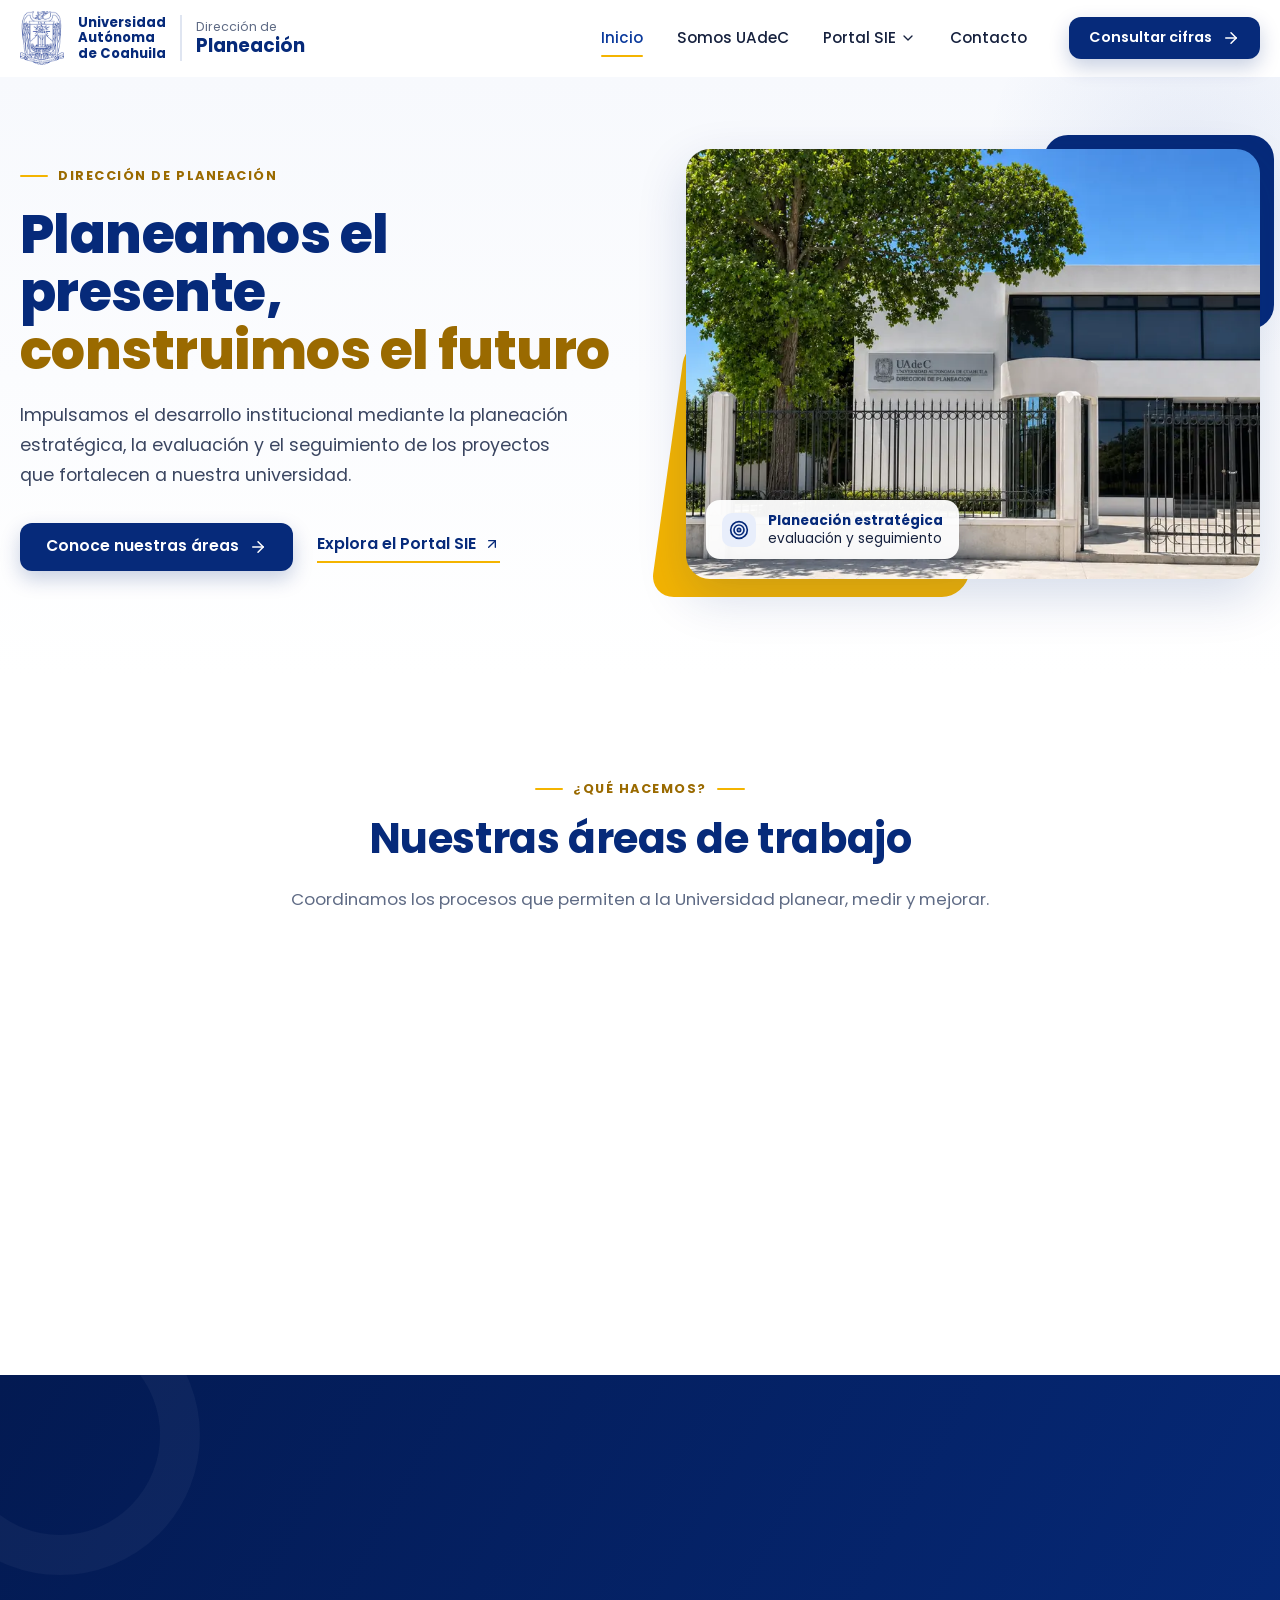
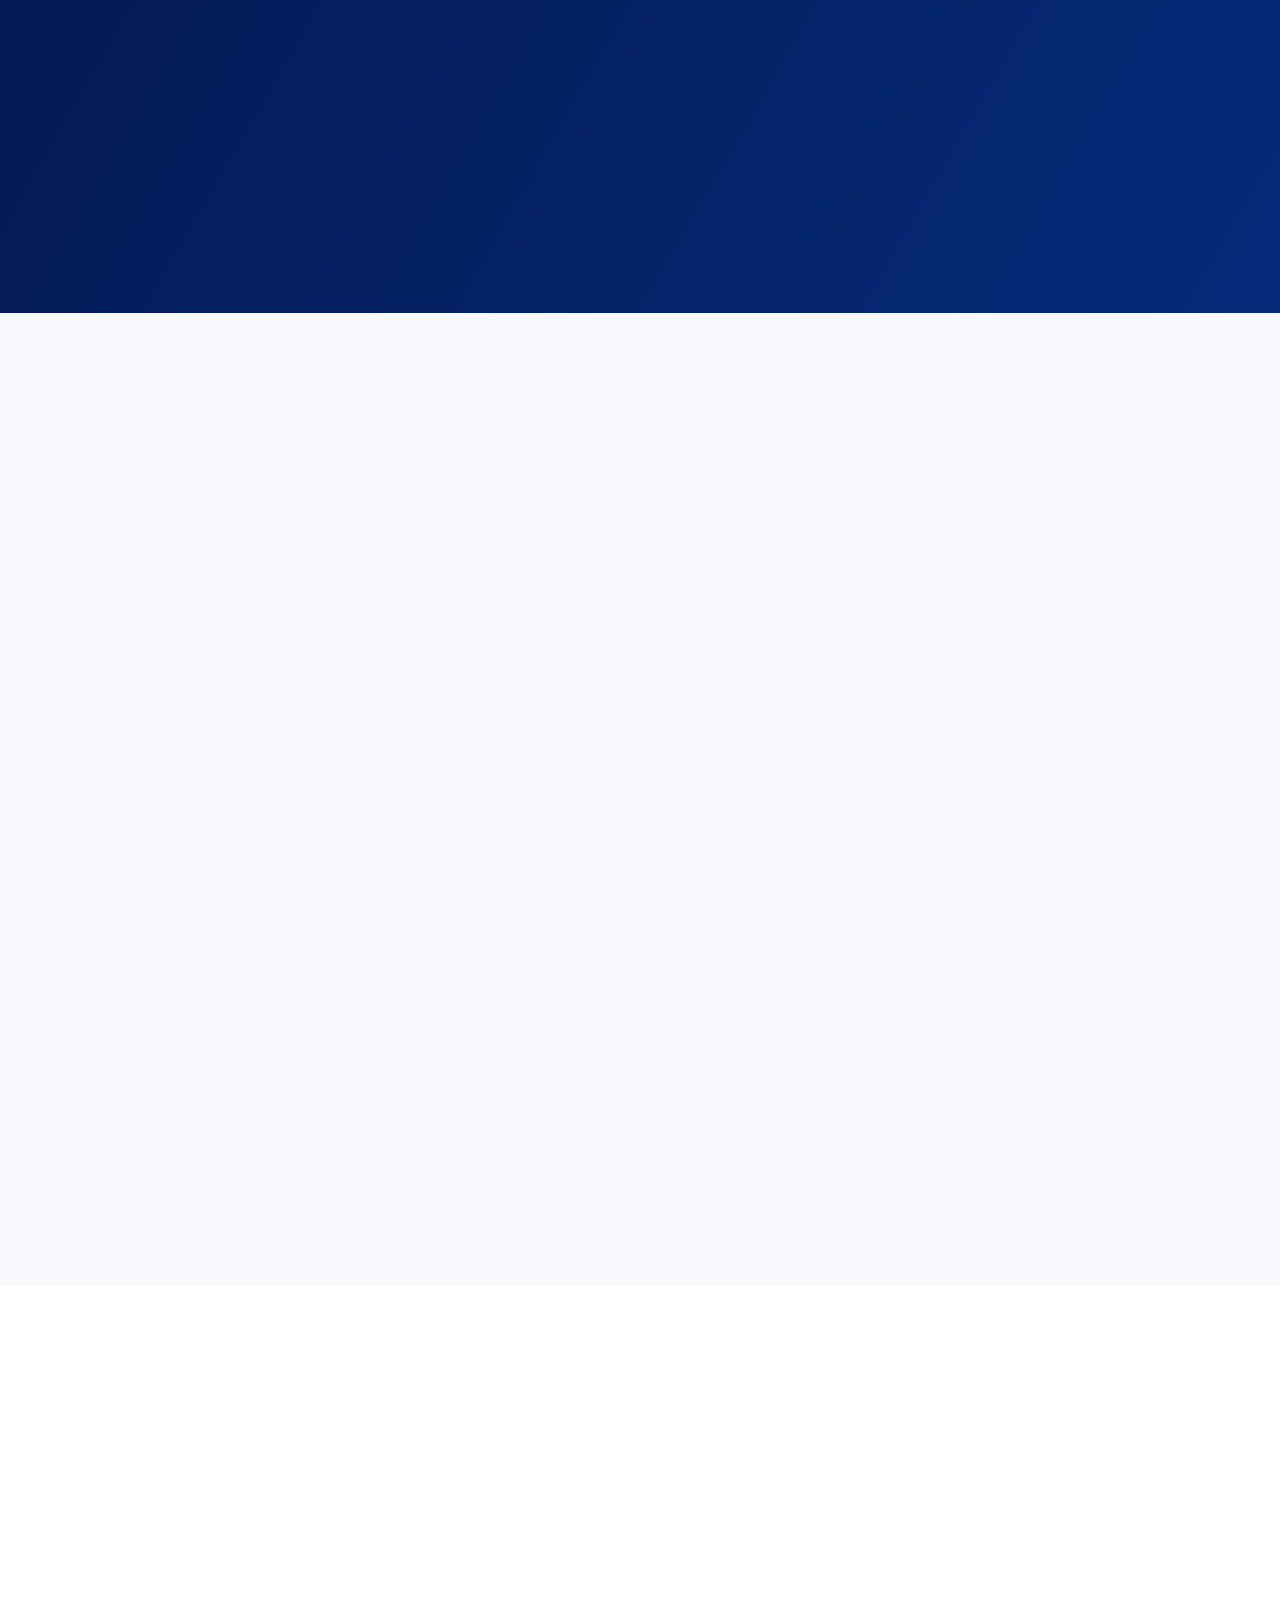
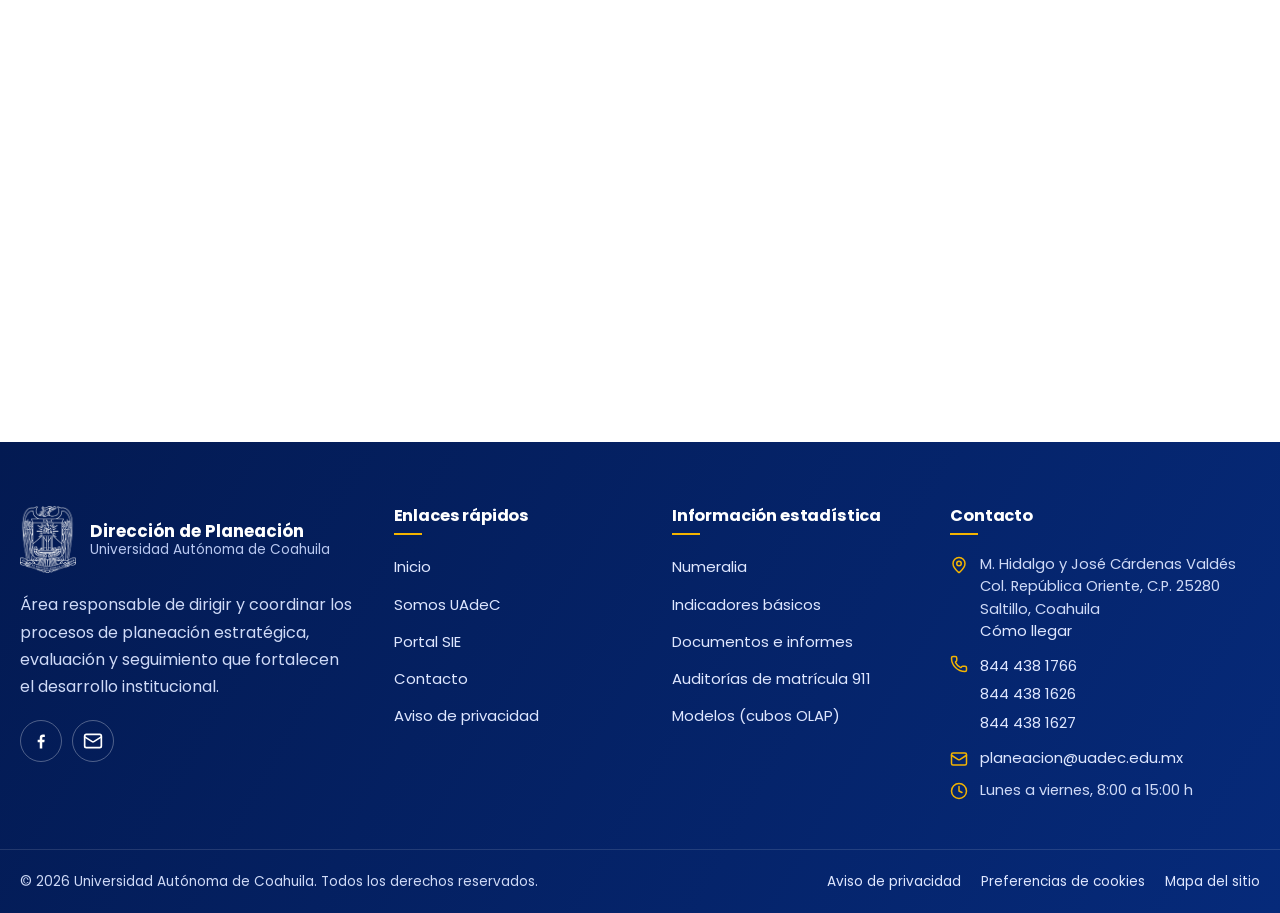
<file: newVersion/sitio/index.html>
<!DOCTYPE html>
<html lang="es-MX">
<head>
<meta charset="utf-8">
<meta name="viewport" content="width=device-width, initial-scale=1">
<meta http-equiv="Content-Security-Policy" content="default-src 'self'; script-src 'self'; style-src 'self'; img-src 'self' data:; font-src 'self'; connect-src 'self'; object-src 'none'; base-uri 'self'; form-action 'self' mailto:; manifest-src 'self'">
<meta name="referrer" content="strict-origin-when-cross-origin">
<title>Dirección de Planeación | Universidad Autónoma de Coahuila (UAdeC)</title>
<meta name="description" content="Dirección de Planeación de la UAdeC: planeación estratégica, evaluación institucional y el Sistema de Información Estadística (SIE) con numeralia, indicadores y documentos.">
<meta name="robots" content="index, follow, max-image-preview:large">
<link rel="canonical" href="https://planeacion.uadec.mx/">
<meta name="theme-color" content="#062a7a">
<meta name="author" content="Dirección de Planeación, Universidad Autónoma de Coahuila">
<meta property="og:type" content="website">
<meta property="og:locale" content="es_MX">
<meta property="og:site_name" content="Dirección de Planeación UAdeC">
<meta property="og:title" content="Dirección de Planeación | Universidad Autónoma de Coahuila (UAdeC)">
<meta property="og:description" content="Dirección de Planeación de la UAdeC: planeación estratégica, evaluación institucional y el Sistema de Información Estadística (SIE) con numeralia, indicadores y documentos.">
<meta property="og:url" content="https://planeacion.uadec.mx/">
<meta property="og:image" content="https://planeacion.uadec.mx/assets/img/og-planeacion.jpg">
<meta property="og:image:width" content="1200">
<meta property="og:image:height" content="630">
<meta property="og:image:alt" content="Edificio de la Dirección de Planeación de la UAdeC">
<meta name="twitter:card" content="summary_large_image">
<link rel="icon" href="favicon.ico" sizes="32x32">
<link rel="icon" type="image/png" sizes="192x192" href="assets/img/icon-192.png">
<link rel="apple-touch-icon" href="assets/img/icon-180.png">
<link rel="manifest" href="site.webmanifest">
<link rel="preload" href="assets/fonts/poppins-latin-400-normal.woff2" as="font" type="font/woff2" crossorigin>
<link rel="preload" href="assets/fonts/poppins-latin-700-normal.woff2" as="font" type="font/woff2" crossorigin>
<link rel="preload" as="image" href="assets/img/edificio-planeacion-1400.webp" imagesrcset="assets/img/edificio-planeacion-800.webp 800w, assets/img/edificio-planeacion-1400.webp 1400w" imagesizes="(min-width: 960px) 50vw, 100vw" fetchpriority="high">
<link rel="stylesheet" href="assets/css/main.css?v=20261107">
<script src="assets/js/boot.js?v=20261107"></script>
<script src="assets/js/main.js?v=20261107" defer></script>
<script type="application/ld+json">{"@context": "https://schema.org", "@type": "Organization", "name": "Dirección de Planeación, Universidad Autónoma de Coahuila", "url": "https://planeacion.uadec.mx/", "logo": "https://planeacion.uadec.mx/assets/img/escudo-uadec.png", "email": "planeacion@uadec.edu.mx", "telephone": "+52 844 438 1766", "address": {"@type": "PostalAddress", "streetAddress": "M. Hidalgo y José Cárdenas Valdés", "addressLocality": "Saltillo", "addressRegion": "Coahuila", "postalCode": "25280", "addressCountry": "MX"}, "parentOrganization": {"@type": "CollegeOrUniversity", "name": "Universidad Autónoma de Coahuila"}, "sameAs": ["https://www.facebook.com/profile.php?id=100064146907208"]}</script>
</head>
<body data-icons="assets/img/icons.svg">
<a class="skip-link" href="#contenido">Saltar al contenido</a>
<header class="site-header">
  <div class="container header-inner">
    <a class="brand" href="index.html">
      <img src="assets/img/escudo-uadec.webp" width="120" height="145" alt="">
      <span class="brand-uni">Universidad<br>Autónoma<br>de Coahuila</span>
      <span class="brand-dep">Dirección de<strong>Planeación</strong></span>
    </a>
    <button class="nav-toggle" type="button" aria-expanded="false" aria-controls="main-nav" aria-label="Abrir menú de navegación">
      <svg class="i-open" aria-hidden="true" focusable="false"><use href="assets/img/icons.svg#i-menu"></use></svg><svg class="i-close" aria-hidden="true" focusable="false"><use href="assets/img/icons.svg#i-x"></use></svg>
    </button>
    <nav id="main-nav" class="main-nav" aria-label="Principal">
      <ul class="nav-list">
        <li><a class="nav-link" href="index.html" aria-current="page">Inicio</a></li>
        <li><a class="nav-link" href="somos-uadec.html">Somos UAdeC</a></li>
        <li class="has-sub"><button class="nav-link" type="button" aria-expanded="false" aria-controls="sub-sie">Portal SIE<svg class="icon" aria-hidden="true" focusable="false"><use href="assets/img/icons.svg#i-chevron-down"></use></svg></button>
          <ul class="subnav" id="sub-sie"><li><a href="sie.html"><svg class="icon" aria-hidden="true" focusable="false"><use href="assets/img/icons.svg#i-database"></use></svg><span>¿Qué es el SIE?</span></a></li><li><a href="numeralia.html"><svg class="icon" aria-hidden="true" focusable="false"><use href="assets/img/icons.svg#i-list-ordered"></use></svg><span>Numeralia</span></a></li><li><a href="indicadores.html"><svg class="icon" aria-hidden="true" focusable="false"><use href="assets/img/icons.svg#i-chart-no-axes-combined"></use></svg><span>Indicadores básicos</span></a></li><li><a href="documentos.html"><svg class="icon" aria-hidden="true" focusable="false"><use href="assets/img/icons.svg#i-file-text"></use></svg><span>Documentos e informes</span></a></li><li><a href="auditorias.html"><svg class="icon" aria-hidden="true" focusable="false"><use href="assets/img/icons.svg#i-clipboard-check"></use></svg><span>Auditorías de matrícula 911</span></a></li><li><a href="cubos.html"><svg class="icon" aria-hidden="true" focusable="false"><use href="assets/img/icons.svg#i-box"></use></svg><span>Modelos (cubos OLAP)</span></a></li></ul>
        </li>
        <li><a class="nav-link" href="contacto.html">Contacto</a></li>
      </ul>
      <div class="nav-cta"><a class="btn btn--primary" href="numeralia.html">Consultar cifras <svg class="icon" aria-hidden="true" focusable="false"><use href="assets/img/icons.svg#i-arrow-right"></use></svg></a></div>
    </nav>
  </div>
</header>
<main id="contenido" tabindex="-1">
<section class="hero">
  <div class="container hero-grid">
    <div class="hero-anim">
      <span class="eyebrow">Dirección de Planeación</span>
      <h1>Planeamos el presente, <span>construimos el futuro</span></h1>
      <p>Impulsamos el desarrollo institucional mediante la planeación estratégica, la evaluación y el seguimiento de los proyectos que fortalecen a nuestra universidad.</p>
      <div class="hero-actions">
        <a class="btn btn--primary" href="#areas">Conoce nuestras áreas <svg class="icon" aria-hidden="true" focusable="false"><use href="assets/img/icons.svg#i-arrow-right"></use></svg></a>
        <a class="link-arrow" href="sie.html">Explora el Portal SIE <svg class="icon" aria-hidden="true" focusable="false"><use href="assets/img/icons.svg#i-arrow-up-right"></use></svg></a>
      </div>
    </div>
    <div class="hero-media">
      <picture><img src="assets/img/edificio-planeacion-1400.webp" width="1400" height="1050" alt="Edificio de la Dirección de Planeación de la Universidad Autónoma de Coahuila" srcset="assets/img/edificio-planeacion-800.webp 800w, assets/img/edificio-planeacion-1400.webp 1400w" sizes="(min-width: 960px) 50vw, 100vw" fetchpriority="high" decoding="async"></picture>
      <div class="hero-badge"><svg class="icon" aria-hidden="true" focusable="false"><use href="assets/img/icons.svg#i-target"></use></svg><span><strong>Planeación estratégica</strong>evaluación y seguimiento</span></div>
    </div>
  </div>
</section>

<section class="section" id="areas">
  <div class="container">
    <div class="section-head reveal">
      <span class="eyebrow">¿Qué hacemos?</span>
      <h2>Nuestras áreas de trabajo</h2>
      <p>Coordinamos los procesos que permiten a la Universidad planear, medir y mejorar.</p>
    </div>
    <div class="grid-4"><div class="card card--hover reveal"><span class="card-icon"><svg class="icon" aria-hidden="true" focusable="false"><use href="assets/img/icons.svg#i-landmark"></use></svg></span><h3>Subdirección de Fortalecimiento Institucional</h3><p>Impulsamos estrategias y proyectos para fortalecer la capacidad institucional.</p></div><div class="card card--hover reveal reveal-d1"><span class="card-icon"><svg class="icon" aria-hidden="true" focusable="false"><use href="assets/img/icons.svg#i-file-chart-column"></use></svg></span><h3>Subdirección de Planeación Financiera</h3><p>Administramos y planificamos los recursos financieros de manera eficiente.</p></div><div class="card card--hover reveal reveal-d2"><span class="card-icon"><svg class="icon" aria-hidden="true" focusable="false"><use href="assets/img/icons.svg#i-award"></use></svg></span><h3>Subdirección de Evaluación, Acreditación y Certificación</h3><p>Promovemos la evaluación institucional y la mejora continua.</p></div><a class="card reveal reveal-d3" href="sie.html"><span class="card-icon"><svg class="icon" aria-hidden="true" focusable="false"><use href="assets/img/icons.svg#i-monitor-cog"></use></svg></span><h3>Sistema de Información Estadística (SIE)</h3><p>Información estadística para el análisis y la toma de decisiones.</p><span class="card-foot">Ir al Portal SIE <svg class="icon" aria-hidden="true" focusable="false"><use href="assets/img/icons.svg#i-arrow-right"></use></svg></span></a></div>
  </div>
</section>

<section class="section stats" aria-labelledby="stats-title">
  <div class="container stats-grid">
    <div class="reveal">
      <span class="eyebrow">La UAdeC en cifras</span>
      <h2 id="stats-title">Trabajamos por una universidad en constante <span>crecimiento</span></h2>
      <p>A través de la planeación y el trabajo colaborativo fortalecemos el presente para asegurar un mejor futuro para nuestra comunidad universitaria.</p>
      <a class="btn btn--gold" href="numeralia.html">Ver numeralia <svg class="icon" aria-hidden="true" focusable="false"><use href="assets/img/icons.svg#i-arrow-right"></use></svg></a>
    </div>
    <div class="stat-list">
      <div class="stat reveal reveal-d1"><svg class="icon" aria-hidden="true" focusable="false"><use href="assets/img/icons.svg#i-building-2"></use></svg><span class="stat-num" data-count="3">3</span><span class="stat-label">Unidades regionales</span></div>
      <div class="stat reveal reveal-d2"><svg class="icon" aria-hidden="true" focusable="false"><use href="assets/img/icons.svg#i-graduation-cap"></use></svg><span class="stat-num" data-count="60" data-suffix="+">60+</span><span class="stat-label">Escuelas, facultades e institutos</span></div>
      <div class="stat reveal reveal-d3"><svg class="icon" aria-hidden="true" focusable="false"><use href="assets/img/icons.svg#i-users"></use></svg><span class="stat-num" data-count="41534">41,534</span><span class="stat-label">Estudiantes</span><span class="stat-note">Ciclo 2025-2 (enero–junio 2026)</span></div>
      <div class="stat reveal reveal-d4"><svg class="icon" aria-hidden="true" focusable="false"><use href="assets/img/icons.svg#i-book-open-text"></use></svg><span class="stat-num" data-count="65" data-suffix="+">65+</span><span class="stat-label">Años de historia y compromiso</span></div>
    </div>
  </div>
</section>

<section class="section section--tint">
  <div class="container">
    <div class="section-head reveal">
      <span class="eyebrow">Portal SIE</span>
      <h2>Información estadística a un clic</h2>
      <p>Consulta la información institucional que publica el Sistema de Información Estadística.</p>
    </div>
    <div class="grid-3"><a class="card reveal" href="numeralia.html"><span class="card-icon"><svg class="icon" aria-hidden="true" focusable="false"><use href="assets/img/icons.svg#i-list-ordered"></use></svg></span><h3>Numeralia</h3><p>Cifras clave por ciclo escolar: estudiantes, programas y personal académico.</p><span class="card-foot">Consultar <svg class="icon" aria-hidden="true" focusable="false"><use href="assets/img/icons.svg#i-arrow-right"></use></svg></span></a><a class="card reveal reveal-d1" href="indicadores.html"><span class="card-icon"><svg class="icon" aria-hidden="true" focusable="false"><use href="assets/img/icons.svg#i-chart-no-axes-combined"></use></svg></span><h3>Indicadores básicos</h3><p>Aspirantes, demanda por carrera y evolución de la planta docente.</p><span class="card-foot">Consultar <svg class="icon" aria-hidden="true" focusable="false"><use href="assets/img/icons.svg#i-arrow-right"></use></svg></span></a><a class="card reveal reveal-d2" href="documentos.html"><span class="card-icon"><svg class="icon" aria-hidden="true" focusable="false"><use href="assets/img/icons.svg#i-file-text"></use></svg></span><h3>Documentos e informes</h3><p>Cuadernillos de indicadores e informes de actividades.</p><span class="card-foot">Consultar <svg class="icon" aria-hidden="true" focusable="false"><use href="assets/img/icons.svg#i-arrow-right"></use></svg></span></a><a class="card reveal" href="auditorias.html"><span class="card-icon"><svg class="icon" aria-hidden="true" focusable="false"><use href="assets/img/icons.svg#i-clipboard-check"></use></svg></span><h3>Auditorías 911</h3><p>Resultados de la auditoría de matrícula por ciclo escolar.</p><span class="card-foot">Consultar <svg class="icon" aria-hidden="true" focusable="false"><use href="assets/img/icons.svg#i-arrow-right"></use></svg></span></a><a class="card reveal reveal-d1" href="cubos.html"><span class="card-icon"><svg class="icon" aria-hidden="true" focusable="false"><use href="assets/img/icons.svg#i-box"></use></svg></span><h3>Modelos (cubos)</h3><p>Consultas dinámicas para áreas autorizadas.</p><span class="card-foot">Consultar <svg class="icon" aria-hidden="true" focusable="false"><use href="assets/img/icons.svg#i-arrow-right"></use></svg></span></a><a class="card reveal reveal-d2" href="somos-uadec.html"><span class="card-icon"><svg class="icon" aria-hidden="true" focusable="false"><use href="assets/img/icons.svg#i-map"></use></svg></span><h3>Somos UAdeC</h3><p>Coahuila y la presencia regional de la Universidad.</p><span class="card-foot">Consultar <svg class="icon" aria-hidden="true" focusable="false"><use href="assets/img/icons.svg#i-arrow-right"></use></svg></span></a></div>
  </div>
</section>

<section class="section">
  <div class="container">
    <div class="cta reveal">
      <div class="cta-body">
        <span class="eyebrow">¿Necesitas información?</span>
        <h2>Solicita datos estadísticos o asesoría</h2>
        <p>Escuelas, facultades y dependencias pueden solicitar información sobre matrícula, indicadores y modelos estadísticos.</p>
        <div class="hero-actions">
          <a class="btn btn--gold" href="contacto.html">Contáctanos <svg class="icon" aria-hidden="true" focusable="false"><use href="assets/img/icons.svg#i-arrow-right"></use></svg></a>
          <a class="btn btn--light" href="tel:+528444381766"><svg class="icon" aria-hidden="true" focusable="false"><use href="assets/img/icons.svg#i-phone"></use></svg> 844 438 1766</a>
        </div>
      </div>
      <div class="cta-media"><picture><img src="assets/img/letrero-planeacion-900.webp" width="900" height="900" alt="Letrero de la Dirección de Planeación en la fachada del edificio" srcset="assets/img/letrero-planeacion-600.webp 600w, assets/img/letrero-planeacion-900.webp 900w" sizes="(min-width: 900px) 45vw, 100vw" loading="lazy" decoding="async"></picture></div>
    </div>
  </div>
</section>
</main>
<footer class="site-footer">
  <div class="container footer-top">
    <div>
      <div class="footer-brand">
        <img src="assets/img/escudo-uadec-blanco.webp" width="120" height="145" alt="" loading="lazy">
        <span>Dirección de Planeación<small>Universidad Autónoma de Coahuila</small></span>
      </div>
      <p>Área responsable de dirigir y coordinar los procesos de planeación estratégica, evaluación y seguimiento que fortalecen el desarrollo institucional.</p>
      <div class="social">
        <a href="https://www.facebook.com/profile.php?id=100064146907208" target="_blank" rel="noopener noreferrer" aria-label="Facebook de la Dirección de Planeación (se abre en otra pestaña)"><svg class="icon" aria-hidden="true" focusable="false"><use href="assets/img/icons.svg#i-facebook"></use></svg></a>
        <a href="mailto:planeacion@uadec.edu.mx" aria-label="Enviar correo a la Dirección de Planeación"><svg class="icon" aria-hidden="true" focusable="false"><use href="assets/img/icons.svg#i-mail"></use></svg></a>
      </div>
    </div>
    <div>
      <h2>Enlaces rápidos</h2>
      <ul>
        <li><a href="index.html">Inicio</a></li>
        <li><a href="somos-uadec.html">Somos UAdeC</a></li>
        <li><a href="sie.html">Portal SIE</a></li>
        <li><a href="contacto.html">Contacto</a></li>
        <li><a href="aviso-de-privacidad.html">Aviso de privacidad</a></li>
      </ul>
    </div>
    <div>
      <h2>Información estadística</h2>
      <ul><li><a href="numeralia.html">Numeralia</a></li><li><a href="indicadores.html">Indicadores básicos</a></li><li><a href="documentos.html">Documentos e informes</a></li><li><a href="auditorias.html">Auditorías de matrícula 911</a></li><li><a href="cubos.html">Modelos (cubos OLAP)</a></li></ul>
    </div>
    <div>
      <h2>Contacto</h2>
      <ul class="footer-contact">
        <li><svg class="icon" aria-hidden="true" focusable="false"><use href="assets/img/icons.svg#i-map-pin"></use></svg><span>M. Hidalgo y José Cárdenas Valdés<br>Col. República Oriente, C.P. 25280<br>Saltillo, Coahuila<br><a href="https://www.google.com/maps/search/?api=1&query=Direcci%C3%B3n+de+Planeaci%C3%B3n+UAdeC+Saltillo" target="_blank" rel="noopener noreferrer">Cómo llegar</a></span></li>
        <li><svg class="icon" aria-hidden="true" focusable="false"><use href="assets/img/icons.svg#i-phone"></use></svg><span><a href="tel:+528444381766">844 438 1766</a><br><a href="tel:+528444381626">844 438 1626</a><br><a href="tel:+528444381627">844 438 1627</a></span></li>
        <li><svg class="icon" aria-hidden="true" focusable="false"><use href="assets/img/icons.svg#i-mail"></use></svg><a href="mailto:planeacion@uadec.edu.mx">planeacion@uadec.edu.mx</a></li>
        <li><svg class="icon" aria-hidden="true" focusable="false"><use href="assets/img/icons.svg#i-clock"></use></svg><span>Lunes a viernes, 8:00 a 15:00 h</span></li>
      </ul>
    </div>
  </div>
  <div class="footer-bottom">
    <div class="container">
      <span>© <span data-year>2026</span> Universidad Autónoma de Coahuila. Todos los derechos reservados.</span>
      <div class="footer-links">
        <a href="aviso-de-privacidad.html">Aviso de privacidad</a>
        <button type="button" data-open-cookies>Preferencias de cookies</button>
        <a href="sitemap.xml">Mapa del sitio</a>
      </div>
    </div>
  </div>
</footer>
<div class="cookie-banner" id="cookie-banner" role="region" aria-label="Aviso de cookies" hidden>
  <h2><svg class="icon" aria-hidden="true" focusable="false"><use href="assets/img/icons.svg#i-cookie"></use></svg>Tu privacidad importa</h2>
  <p>Este sitio <strong>no usa cookies de rastreo ni publicidad</strong>. Solo guardamos en tu navegador tu elección sobre este aviso. Si en el futuro activamos estadísticas de visitas, solo se cargarán con tu permiso. Consulta nuestra <a href="aviso-de-privacidad.html#cookies">política de cookies</a>.</p>
  <div class="cookie-prefs" id="cookie-prefs" hidden>
    <div class="pref"><div><strong>Necesarias</strong><span>Recuerdan tu elección de privacidad. Siempre activas.</span></div><label class="switch"><input type="checkbox" checked disabled aria-label="Almacenamiento necesario (siempre activo)"><i></i></label></div>
    <div class="pref"><div><strong>Estadísticas</strong><span>Medición anónima de visitas para mejorar el sitio. Actualmente no hay ningún servicio activo.</span></div><label class="switch"><input type="checkbox" id="pref-analytics" aria-label="Permitir estadísticas anónimas"><i></i></label></div>
  </div>
  <div class="cookie-actions">
    <button class="btn btn--primary" type="button" data-cookie="accept">Aceptar</button>
    <button class="btn btn--ghost" type="button" data-cookie="reject">Solo necesarias</button>
    <button class="btn btn--ghost" type="button" data-cookie="config">Configurar</button>
    <button class="btn btn--primary" type="button" data-cookie="save" hidden>Guardar preferencias</button>
  </div>
</div>
<button class="to-top" type="button" aria-label="Volver arriba"><svg class="icon" aria-hidden="true" focusable="false"><use href="assets/img/icons.svg#i-arrow-up"></use></svg></button>
</body>
</html>
</file>
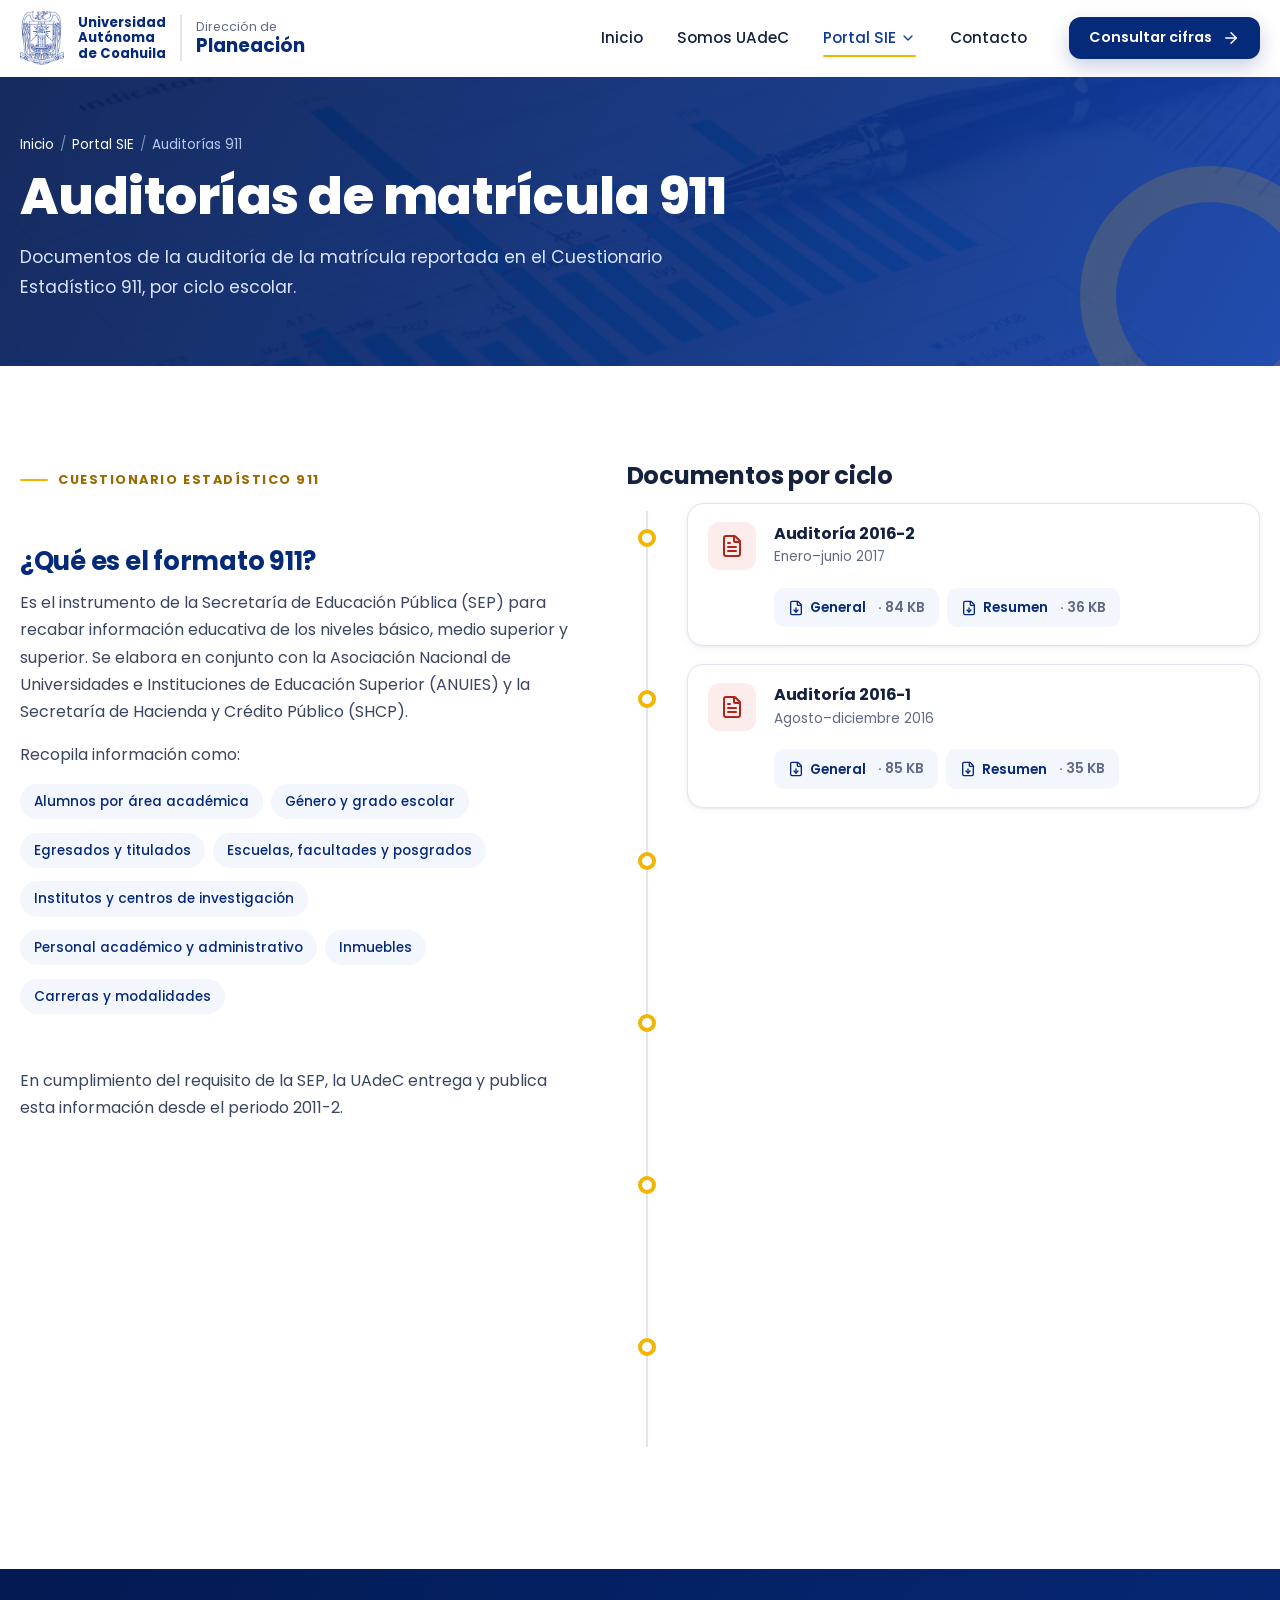
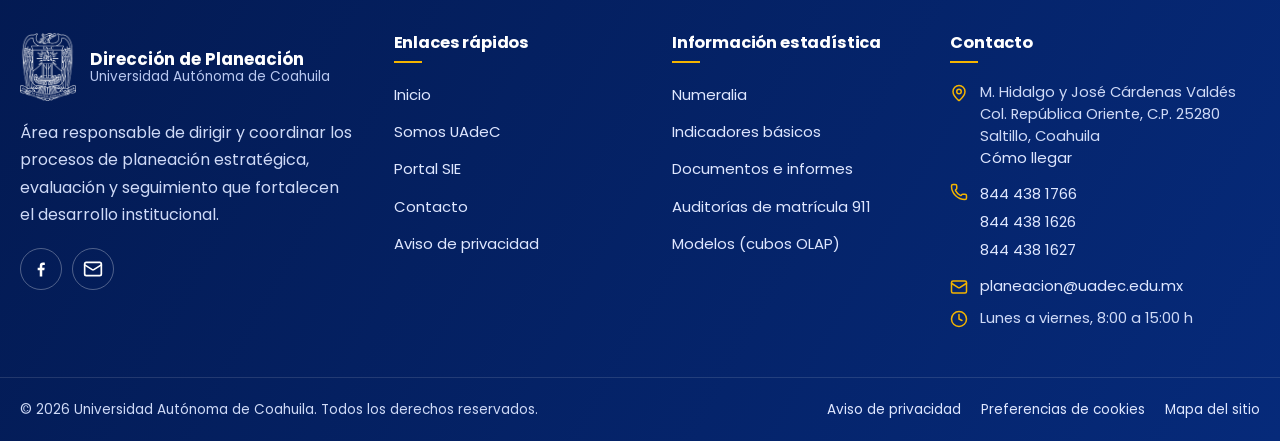
<file: newVersion/sitio/auditorias.html>
<!DOCTYPE html>
<html lang="es-MX">
<head>
<meta charset="utf-8">
<meta name="viewport" content="width=device-width, initial-scale=1">
<meta http-equiv="Content-Security-Policy" content="default-src 'self'; script-src 'self'; style-src 'self'; img-src 'self' data:; font-src 'self'; connect-src 'self'; object-src 'none'; base-uri 'self'; form-action 'self' mailto:; manifest-src 'self'">
<meta name="referrer" content="strict-origin-when-cross-origin">
<title>Auditorías de matrícula 911 | Dirección de Planeación UAdeC</title>
<meta name="description" content="Documentos generales y resúmenes de la auditoría de matrícula del Cuestionario Estadístico 911 de la UAdeC, de 2014 a 2017.">
<meta name="robots" content="index, follow, max-image-preview:large">
<link rel="canonical" href="https://planeacion.uadec.mx/auditorias.html">
<meta name="theme-color" content="#062a7a">
<meta name="author" content="Dirección de Planeación, Universidad Autónoma de Coahuila">
<meta property="og:type" content="website">
<meta property="og:locale" content="es_MX">
<meta property="og:site_name" content="Dirección de Planeación UAdeC">
<meta property="og:title" content="Auditorías de matrícula 911 | Dirección de Planeación UAdeC">
<meta property="og:description" content="Documentos generales y resúmenes de la auditoría de matrícula del Cuestionario Estadístico 911 de la UAdeC, de 2014 a 2017.">
<meta property="og:url" content="https://planeacion.uadec.mx/auditorias.html">
<meta property="og:image" content="https://planeacion.uadec.mx/assets/img/og-planeacion.jpg">
<meta property="og:image:width" content="1200">
<meta property="og:image:height" content="630">
<meta property="og:image:alt" content="Edificio de la Dirección de Planeación de la UAdeC">
<meta name="twitter:card" content="summary_large_image">
<link rel="icon" href="favicon.ico" sizes="32x32">
<link rel="icon" type="image/png" sizes="192x192" href="assets/img/icon-192.png">
<link rel="apple-touch-icon" href="assets/img/icon-180.png">
<link rel="manifest" href="site.webmanifest">
<link rel="preload" href="assets/fonts/poppins-latin-400-normal.woff2" as="font" type="font/woff2" crossorigin>
<link rel="preload" href="assets/fonts/poppins-latin-700-normal.woff2" as="font" type="font/woff2" crossorigin>
<link rel="stylesheet" href="assets/css/main.css?v=20261107">
<script src="assets/js/boot.js?v=20261107"></script>
<script src="assets/js/main.js?v=20261107" defer></script>
</head>
<body data-icons="assets/img/icons.svg">
<a class="skip-link" href="#contenido">Saltar al contenido</a>
<header class="site-header">
  <div class="container header-inner">
    <a class="brand" href="index.html">
      <img src="assets/img/escudo-uadec.webp" width="120" height="145" alt="">
      <span class="brand-uni">Universidad<br>Autónoma<br>de Coahuila</span>
      <span class="brand-dep">Dirección de<strong>Planeación</strong></span>
    </a>
    <button class="nav-toggle" type="button" aria-expanded="false" aria-controls="main-nav" aria-label="Abrir menú de navegación">
      <svg class="i-open" aria-hidden="true" focusable="false"><use href="assets/img/icons.svg#i-menu"></use></svg><svg class="i-close" aria-hidden="true" focusable="false"><use href="assets/img/icons.svg#i-x"></use></svg>
    </button>
    <nav id="main-nav" class="main-nav" aria-label="Principal">
      <ul class="nav-list">
        <li><a class="nav-link" href="index.html">Inicio</a></li>
        <li><a class="nav-link" href="somos-uadec.html">Somos UAdeC</a></li>
        <li class="has-sub"><button class="nav-link is-active" type="button" aria-expanded="false" aria-controls="sub-sie">Portal SIE<svg class="icon" aria-hidden="true" focusable="false"><use href="assets/img/icons.svg#i-chevron-down"></use></svg></button>
          <ul class="subnav" id="sub-sie"><li><a href="sie.html"><svg class="icon" aria-hidden="true" focusable="false"><use href="assets/img/icons.svg#i-database"></use></svg><span>¿Qué es el SIE?</span></a></li><li><a href="numeralia.html"><svg class="icon" aria-hidden="true" focusable="false"><use href="assets/img/icons.svg#i-list-ordered"></use></svg><span>Numeralia</span></a></li><li><a href="indicadores.html"><svg class="icon" aria-hidden="true" focusable="false"><use href="assets/img/icons.svg#i-chart-no-axes-combined"></use></svg><span>Indicadores básicos</span></a></li><li><a href="documentos.html"><svg class="icon" aria-hidden="true" focusable="false"><use href="assets/img/icons.svg#i-file-text"></use></svg><span>Documentos e informes</span></a></li><li><a href="auditorias.html" aria-current="page"><svg class="icon" aria-hidden="true" focusable="false"><use href="assets/img/icons.svg#i-clipboard-check"></use></svg><span>Auditorías de matrícula 911</span></a></li><li><a href="cubos.html"><svg class="icon" aria-hidden="true" focusable="false"><use href="assets/img/icons.svg#i-box"></use></svg><span>Modelos (cubos OLAP)</span></a></li></ul>
        </li>
        <li><a class="nav-link" href="contacto.html">Contacto</a></li>
      </ul>
      <div class="nav-cta"><a class="btn btn--primary" href="numeralia.html">Consultar cifras <svg class="icon" aria-hidden="true" focusable="false"><use href="assets/img/icons.svg#i-arrow-right"></use></svg></a></div>
    </nav>
  </div>
</header>
<main id="contenido" tabindex="-1">
<section class="page-hero">
  <div class="container hero-anim">
    <nav aria-label="Ruta de navegación"><ol class="breadcrumb"><li><a href="index.html">Inicio</a></li><li><a href="sie.html">Portal SIE</a></li><li aria-current="page">Auditorías 911</li></ol></nav>
    <h1>Auditorías de matrícula 911</h1>
    <p>Documentos de la auditoría de la matrícula reportada en el Cuestionario Estadístico 911, por ciclo escolar.</p>
  </div>
</section>
<section class="section">
  <div class="container split split--aud">
    <div class="prose reveal">
      <span class="eyebrow">Cuestionario Estadístico 911</span>
      <h2>¿Qué es el formato 911?</h2>
      <p>Es el instrumento de la Secretaría de Educación Pública (SEP) para recabar información educativa de los niveles básico, medio superior y superior. Se elabora en conjunto con la Asociación Nacional de Universidades e Instituciones de Educación Superior (ANUIES) y la Secretaría de Hacienda y Crédito Público (SHCP).</p>
      <p>Recopila información como:</p>
      <ul class="chips">
        <li>Alumnos por área académica</li><li>Género y grado escolar</li><li>Egresados y titulados</li><li>Escuelas, facultades y posgrados</li><li>Institutos y centros de investigación</li><li>Personal académico y administrativo</li><li>Inmuebles</li><li>Carreras y modalidades</li>
      </ul>
      <p class="panel-block">En cumplimiento del requisito de la SEP, la UAdeC entrega y publica esta información desde el periodo 2011-2.</p>
    </div>
    <div>
      <h2 class="h3 reveal">Documentos por ciclo</h2>
      <ol class="timeline"><li><div class="doc reveal"><span class="doc-icon"><svg class="icon" aria-hidden="true" focusable="false"><use href="assets/img/icons.svg#i-file-text"></use></svg></span><div class="doc-body"><h3>Auditoría 2016-2</h3><p>Enero–junio 2017</p></div><div class="doc-actions"><a href="docs/aud_20162_gral.pdf" target="_blank" rel="noopener"><svg class="icon" aria-hidden="true" focusable="false"><use href="assets/img/icons.svg#i-file-down"></use></svg>General<span class="sr-only"> Auditoría 2016-2 en PDF, se abre en otra pestaña</span> <span class="muted small">· 84 KB</span></a><a href="docs/aud_20162_res.pdf" target="_blank" rel="noopener"><svg class="icon" aria-hidden="true" focusable="false"><use href="assets/img/icons.svg#i-file-down"></use></svg>Resumen<span class="sr-only"> Auditoría 2016-2 en PDF, se abre en otra pestaña</span> <span class="muted small">· 36 KB</span></a></div></div></li><li><div class="doc reveal"><span class="doc-icon"><svg class="icon" aria-hidden="true" focusable="false"><use href="assets/img/icons.svg#i-file-text"></use></svg></span><div class="doc-body"><h3>Auditoría 2016-1</h3><p>Agosto–diciembre 2016</p></div><div class="doc-actions"><a href="docs/aud_20161_gral.pdf" target="_blank" rel="noopener"><svg class="icon" aria-hidden="true" focusable="false"><use href="assets/img/icons.svg#i-file-down"></use></svg>General<span class="sr-only"> Auditoría 2016-1 en PDF, se abre en otra pestaña</span> <span class="muted small">· 85 KB</span></a><a href="docs/aud_20161_res.pdf" target="_blank" rel="noopener"><svg class="icon" aria-hidden="true" focusable="false"><use href="assets/img/icons.svg#i-file-down"></use></svg>Resumen<span class="sr-only"> Auditoría 2016-1 en PDF, se abre en otra pestaña</span> <span class="muted small">· 35 KB</span></a></div></div></li><li><div class="doc reveal"><span class="doc-icon"><svg class="icon" aria-hidden="true" focusable="false"><use href="assets/img/icons.svg#i-file-text"></use></svg></span><div class="doc-body"><h3>Auditoría 2015-2</h3><p>Enero–junio 2016</p></div><div class="doc-actions"><a href="docs/aud_20152_gral.pdf" target="_blank" rel="noopener"><svg class="icon" aria-hidden="true" focusable="false"><use href="assets/img/icons.svg#i-file-down"></use></svg>General<span class="sr-only"> Auditoría 2015-2 en PDF, se abre en otra pestaña</span> <span class="muted small">· 242 KB</span></a><span class="muted small">Resumen: no disponible</span></div></div></li><li><div class="doc reveal"><span class="doc-icon"><svg class="icon" aria-hidden="true" focusable="false"><use href="assets/img/icons.svg#i-file-text"></use></svg></span><div class="doc-body"><h3>Auditoría 2015-1</h3><p>Agosto–diciembre 2015</p></div><div class="doc-actions"><a href="docs/aud_20151_gral.pdf" target="_blank" rel="noopener"><svg class="icon" aria-hidden="true" focusable="false"><use href="assets/img/icons.svg#i-file-down"></use></svg>General<span class="sr-only"> Auditoría 2015-1 en PDF, se abre en otra pestaña</span> <span class="muted small">· 224 KB</span></a><a href="docs/aud_20151_res.pdf" target="_blank" rel="noopener"><svg class="icon" aria-hidden="true" focusable="false"><use href="assets/img/icons.svg#i-file-down"></use></svg>Resumen<span class="sr-only"> Auditoría 2015-1 en PDF, se abre en otra pestaña</span> <span class="muted small">· 232 KB</span></a></div></div></li><li><div class="doc reveal"><span class="doc-icon"><svg class="icon" aria-hidden="true" focusable="false"><use href="assets/img/icons.svg#i-file-text"></use></svg></span><div class="doc-body"><h3>Auditoría 2014-2</h3><p>Enero–junio 2015</p></div><div class="doc-actions"><a href="docs/aud_20142_gral.pdf" target="_blank" rel="noopener"><svg class="icon" aria-hidden="true" focusable="false"><use href="assets/img/icons.svg#i-file-down"></use></svg>General<span class="sr-only"> Auditoría 2014-2 en PDF, se abre en otra pestaña</span> <span class="muted small">· 226 KB</span></a><a href="docs/aud_20142_res.pdf" target="_blank" rel="noopener"><svg class="icon" aria-hidden="true" focusable="false"><use href="assets/img/icons.svg#i-file-down"></use></svg>Resumen<span class="sr-only"> Auditoría 2014-2 en PDF, se abre en otra pestaña</span> <span class="muted small">· 225 KB</span></a></div></div></li><li><div class="doc reveal"><span class="doc-icon"><svg class="icon" aria-hidden="true" focusable="false"><use href="assets/img/icons.svg#i-file-text"></use></svg></span><div class="doc-body"><h3>Auditoría 2014-1</h3><p>Agosto–diciembre 2014</p></div><div class="doc-actions"><span class="muted small">General: no disponible</span><a href="docs/aud_20141_res.pdf" target="_blank" rel="noopener"><svg class="icon" aria-hidden="true" focusable="false"><use href="assets/img/icons.svg#i-file-down"></use></svg>Resumen<span class="sr-only"> Auditoría 2014-1 en PDF, se abre en otra pestaña</span> <span class="muted small">· 35 KB</span></a></div></div></li></ol>
    </div>
  </div>
</section>
</main>
<footer class="site-footer">
  <div class="container footer-top">
    <div>
      <div class="footer-brand">
        <img src="assets/img/escudo-uadec-blanco.webp" width="120" height="145" alt="" loading="lazy">
        <span>Dirección de Planeación<small>Universidad Autónoma de Coahuila</small></span>
      </div>
      <p>Área responsable de dirigir y coordinar los procesos de planeación estratégica, evaluación y seguimiento que fortalecen el desarrollo institucional.</p>
      <div class="social">
        <a href="https://www.facebook.com/profile.php?id=100064146907208" target="_blank" rel="noopener noreferrer" aria-label="Facebook de la Dirección de Planeación (se abre en otra pestaña)"><svg class="icon" aria-hidden="true" focusable="false"><use href="assets/img/icons.svg#i-facebook"></use></svg></a>
        <a href="mailto:planeacion@uadec.edu.mx" aria-label="Enviar correo a la Dirección de Planeación"><svg class="icon" aria-hidden="true" focusable="false"><use href="assets/img/icons.svg#i-mail"></use></svg></a>
      </div>
    </div>
    <div>
      <h2>Enlaces rápidos</h2>
      <ul>
        <li><a href="index.html">Inicio</a></li>
        <li><a href="somos-uadec.html">Somos UAdeC</a></li>
        <li><a href="sie.html">Portal SIE</a></li>
        <li><a href="contacto.html">Contacto</a></li>
        <li><a href="aviso-de-privacidad.html">Aviso de privacidad</a></li>
      </ul>
    </div>
    <div>
      <h2>Información estadística</h2>
      <ul><li><a href="numeralia.html">Numeralia</a></li><li><a href="indicadores.html">Indicadores básicos</a></li><li><a href="documentos.html">Documentos e informes</a></li><li><a href="auditorias.html">Auditorías de matrícula 911</a></li><li><a href="cubos.html">Modelos (cubos OLAP)</a></li></ul>
    </div>
    <div>
      <h2>Contacto</h2>
      <ul class="footer-contact">
        <li><svg class="icon" aria-hidden="true" focusable="false"><use href="assets/img/icons.svg#i-map-pin"></use></svg><span>M. Hidalgo y José Cárdenas Valdés<br>Col. República Oriente, C.P. 25280<br>Saltillo, Coahuila<br><a href="https://www.google.com/maps/search/?api=1&query=Direcci%C3%B3n+de+Planeaci%C3%B3n+UAdeC+Saltillo" target="_blank" rel="noopener noreferrer">Cómo llegar</a></span></li>
        <li><svg class="icon" aria-hidden="true" focusable="false"><use href="assets/img/icons.svg#i-phone"></use></svg><span><a href="tel:+528444381766">844 438 1766</a><br><a href="tel:+528444381626">844 438 1626</a><br><a href="tel:+528444381627">844 438 1627</a></span></li>
        <li><svg class="icon" aria-hidden="true" focusable="false"><use href="assets/img/icons.svg#i-mail"></use></svg><a href="mailto:planeacion@uadec.edu.mx">planeacion@uadec.edu.mx</a></li>
        <li><svg class="icon" aria-hidden="true" focusable="false"><use href="assets/img/icons.svg#i-clock"></use></svg><span>Lunes a viernes, 8:00 a 15:00 h</span></li>
      </ul>
    </div>
  </div>
  <div class="footer-bottom">
    <div class="container">
      <span>© <span data-year>2026</span> Universidad Autónoma de Coahuila. Todos los derechos reservados.</span>
      <div class="footer-links">
        <a href="aviso-de-privacidad.html">Aviso de privacidad</a>
        <button type="button" data-open-cookies>Preferencias de cookies</button>
        <a href="sitemap.xml">Mapa del sitio</a>
      </div>
    </div>
  </div>
</footer>
<div class="cookie-banner" id="cookie-banner" role="region" aria-label="Aviso de cookies" hidden>
  <h2><svg class="icon" aria-hidden="true" focusable="false"><use href="assets/img/icons.svg#i-cookie"></use></svg>Tu privacidad importa</h2>
  <p>Este sitio <strong>no usa cookies de rastreo ni publicidad</strong>. Solo guardamos en tu navegador tu elección sobre este aviso. Si en el futuro activamos estadísticas de visitas, solo se cargarán con tu permiso. Consulta nuestra <a href="aviso-de-privacidad.html#cookies">política de cookies</a>.</p>
  <div class="cookie-prefs" id="cookie-prefs" hidden>
    <div class="pref"><div><strong>Necesarias</strong><span>Recuerdan tu elección de privacidad. Siempre activas.</span></div><label class="switch"><input type="checkbox" checked disabled aria-label="Almacenamiento necesario (siempre activo)"><i></i></label></div>
    <div class="pref"><div><strong>Estadísticas</strong><span>Medición anónima de visitas para mejorar el sitio. Actualmente no hay ningún servicio activo.</span></div><label class="switch"><input type="checkbox" id="pref-analytics" aria-label="Permitir estadísticas anónimas"><i></i></label></div>
  </div>
  <div class="cookie-actions">
    <button class="btn btn--primary" type="button" data-cookie="accept">Aceptar</button>
    <button class="btn btn--ghost" type="button" data-cookie="reject">Solo necesarias</button>
    <button class="btn btn--ghost" type="button" data-cookie="config">Configurar</button>
    <button class="btn btn--primary" type="button" data-cookie="save" hidden>Guardar preferencias</button>
  </div>
</div>
<button class="to-top" type="button" aria-label="Volver arriba"><svg class="icon" aria-hidden="true" focusable="false"><use href="assets/img/icons.svg#i-arrow-up"></use></svg></button>
</body>
</html>
</file>
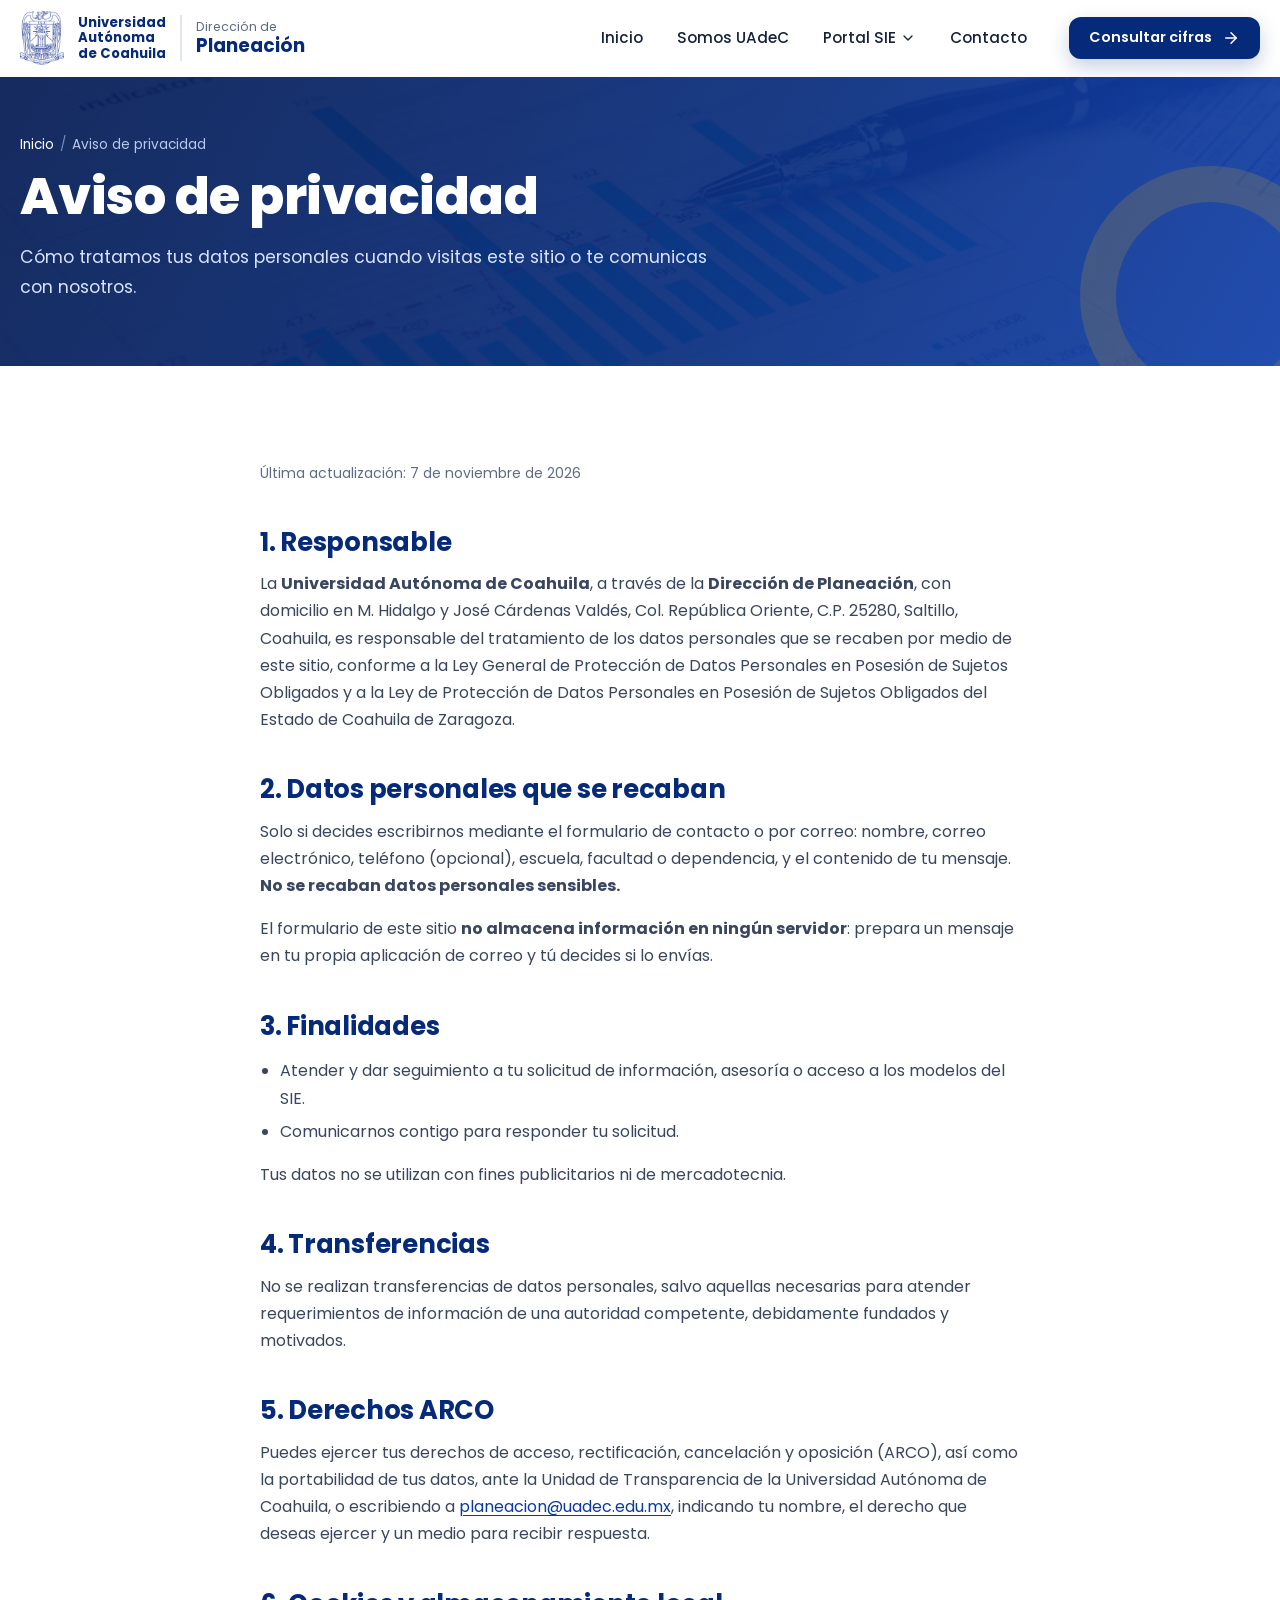
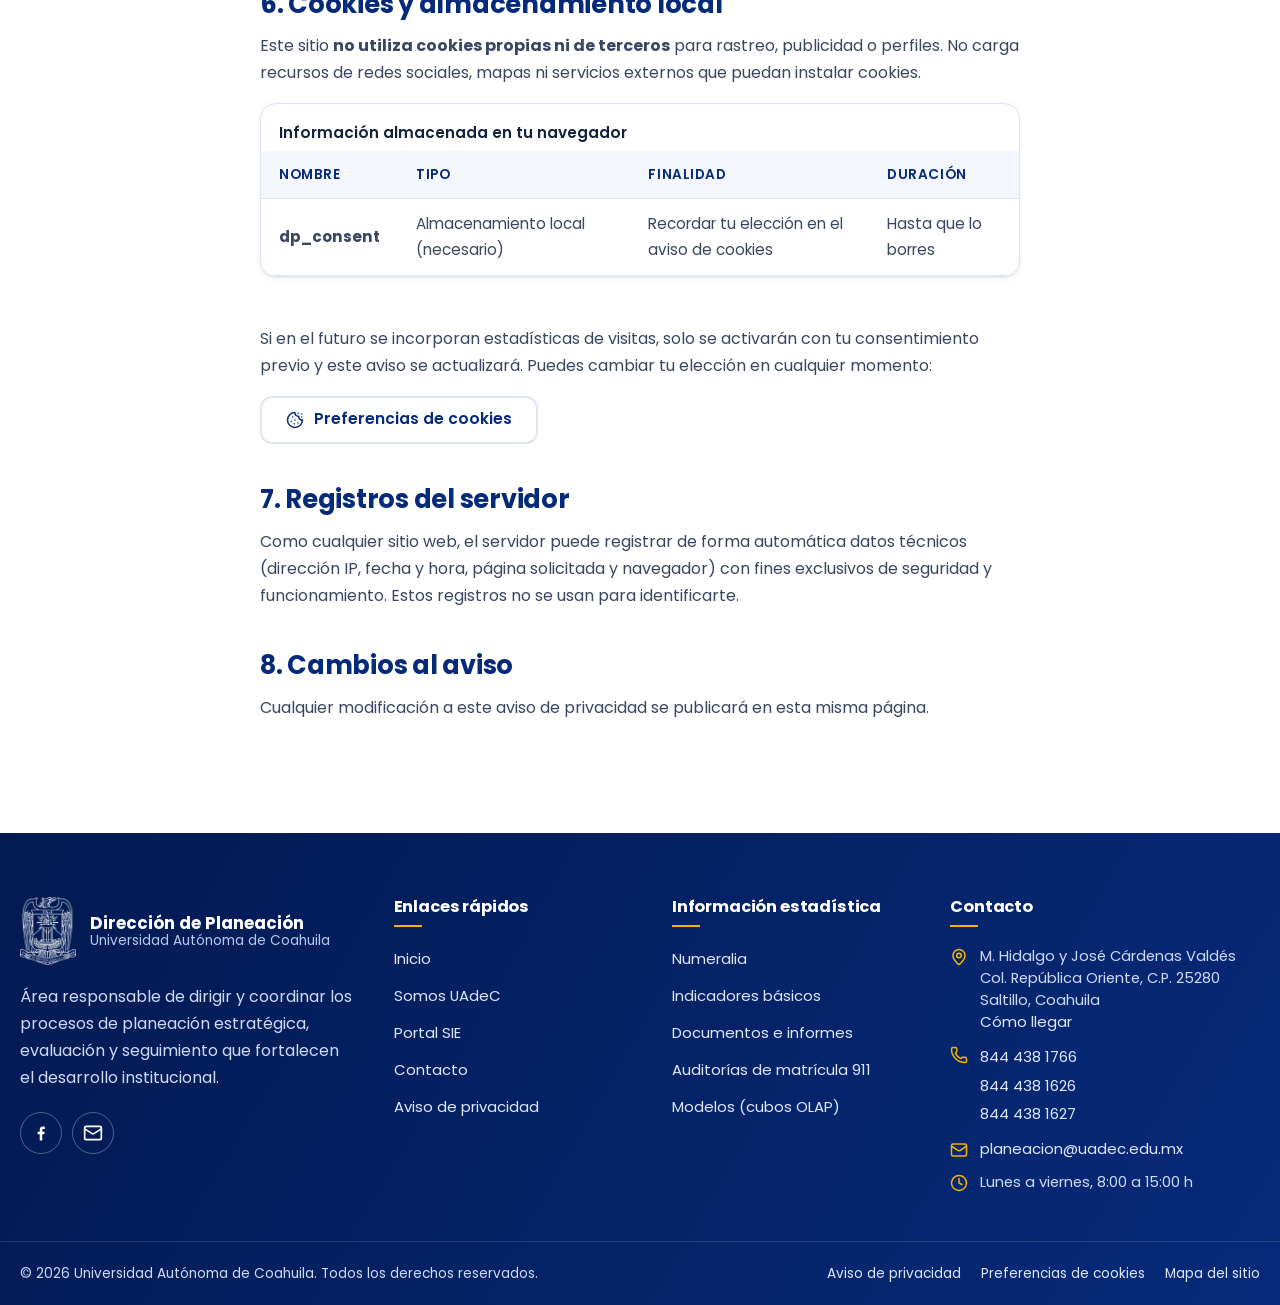
<file: newVersion/sitio/aviso-de-privacidad.html>
<!DOCTYPE html>
<html lang="es-MX">
<head>
<meta charset="utf-8">
<meta name="viewport" content="width=device-width, initial-scale=1">
<meta http-equiv="Content-Security-Policy" content="default-src 'self'; script-src 'self'; style-src 'self'; img-src 'self' data:; font-src 'self'; connect-src 'self'; object-src 'none'; base-uri 'self'; form-action 'self' mailto:; manifest-src 'self'">
<meta name="referrer" content="strict-origin-when-cross-origin">
<title>Aviso de privacidad y política de cookies | Dirección de Planeación UAdeC</title>
<meta name="description" content="Aviso de privacidad y política de cookies del sitio de la Dirección de Planeación de la Universidad Autónoma de Coahuila.">
<meta name="robots" content="index, follow, max-image-preview:large">
<link rel="canonical" href="https://planeacion.uadec.mx/aviso-de-privacidad.html">
<meta name="theme-color" content="#062a7a">
<meta name="author" content="Dirección de Planeación, Universidad Autónoma de Coahuila">
<meta property="og:type" content="website">
<meta property="og:locale" content="es_MX">
<meta property="og:site_name" content="Dirección de Planeación UAdeC">
<meta property="og:title" content="Aviso de privacidad y política de cookies | Dirección de Planeación UAdeC">
<meta property="og:description" content="Aviso de privacidad y política de cookies del sitio de la Dirección de Planeación de la Universidad Autónoma de Coahuila.">
<meta property="og:url" content="https://planeacion.uadec.mx/aviso-de-privacidad.html">
<meta property="og:image" content="https://planeacion.uadec.mx/assets/img/og-planeacion.jpg">
<meta property="og:image:width" content="1200">
<meta property="og:image:height" content="630">
<meta property="og:image:alt" content="Edificio de la Dirección de Planeación de la UAdeC">
<meta name="twitter:card" content="summary_large_image">
<link rel="icon" href="favicon.ico" sizes="32x32">
<link rel="icon" type="image/png" sizes="192x192" href="assets/img/icon-192.png">
<link rel="apple-touch-icon" href="assets/img/icon-180.png">
<link rel="manifest" href="site.webmanifest">
<link rel="preload" href="assets/fonts/poppins-latin-400-normal.woff2" as="font" type="font/woff2" crossorigin>
<link rel="preload" href="assets/fonts/poppins-latin-700-normal.woff2" as="font" type="font/woff2" crossorigin>
<link rel="stylesheet" href="assets/css/main.css?v=20261107">
<script src="assets/js/boot.js?v=20261107"></script>
<script src="assets/js/main.js?v=20261107" defer></script>
</head>
<body data-icons="assets/img/icons.svg">
<a class="skip-link" href="#contenido">Saltar al contenido</a>
<header class="site-header">
  <div class="container header-inner">
    <a class="brand" href="index.html">
      <img src="assets/img/escudo-uadec.webp" width="120" height="145" alt="">
      <span class="brand-uni">Universidad<br>Autónoma<br>de Coahuila</span>
      <span class="brand-dep">Dirección de<strong>Planeación</strong></span>
    </a>
    <button class="nav-toggle" type="button" aria-expanded="false" aria-controls="main-nav" aria-label="Abrir menú de navegación">
      <svg class="i-open" aria-hidden="true" focusable="false"><use href="assets/img/icons.svg#i-menu"></use></svg><svg class="i-close" aria-hidden="true" focusable="false"><use href="assets/img/icons.svg#i-x"></use></svg>
    </button>
    <nav id="main-nav" class="main-nav" aria-label="Principal">
      <ul class="nav-list">
        <li><a class="nav-link" href="index.html">Inicio</a></li>
        <li><a class="nav-link" href="somos-uadec.html">Somos UAdeC</a></li>
        <li class="has-sub"><button class="nav-link" type="button" aria-expanded="false" aria-controls="sub-sie">Portal SIE<svg class="icon" aria-hidden="true" focusable="false"><use href="assets/img/icons.svg#i-chevron-down"></use></svg></button>
          <ul class="subnav" id="sub-sie"><li><a href="sie.html"><svg class="icon" aria-hidden="true" focusable="false"><use href="assets/img/icons.svg#i-database"></use></svg><span>¿Qué es el SIE?</span></a></li><li><a href="numeralia.html"><svg class="icon" aria-hidden="true" focusable="false"><use href="assets/img/icons.svg#i-list-ordered"></use></svg><span>Numeralia</span></a></li><li><a href="indicadores.html"><svg class="icon" aria-hidden="true" focusable="false"><use href="assets/img/icons.svg#i-chart-no-axes-combined"></use></svg><span>Indicadores básicos</span></a></li><li><a href="documentos.html"><svg class="icon" aria-hidden="true" focusable="false"><use href="assets/img/icons.svg#i-file-text"></use></svg><span>Documentos e informes</span></a></li><li><a href="auditorias.html"><svg class="icon" aria-hidden="true" focusable="false"><use href="assets/img/icons.svg#i-clipboard-check"></use></svg><span>Auditorías de matrícula 911</span></a></li><li><a href="cubos.html"><svg class="icon" aria-hidden="true" focusable="false"><use href="assets/img/icons.svg#i-box"></use></svg><span>Modelos (cubos OLAP)</span></a></li></ul>
        </li>
        <li><a class="nav-link" href="contacto.html">Contacto</a></li>
      </ul>
      <div class="nav-cta"><a class="btn btn--primary" href="numeralia.html">Consultar cifras <svg class="icon" aria-hidden="true" focusable="false"><use href="assets/img/icons.svg#i-arrow-right"></use></svg></a></div>
    </nav>
  </div>
</header>
<main id="contenido" tabindex="-1">
<section class="page-hero">
  <div class="container hero-anim">
    <nav aria-label="Ruta de navegación"><ol class="breadcrumb"><li><a href="index.html">Inicio</a></li><li aria-current="page">Aviso de privacidad</li></ol></nav>
    <h1>Aviso de privacidad</h1>
    <p>Cómo tratamos tus datos personales cuando visitas este sitio o te comunicas con nosotros.</p>
  </div>
</section>
<section class="section">
  <div class="container prose">
    <p class="muted small">Última actualización: 7 de noviembre de 2026</p>
    <h2>1. Responsable</h2>
    <p>La <strong>Universidad Autónoma de Coahuila</strong>, a través de la <strong>Dirección de Planeación</strong>, con domicilio en M. Hidalgo y José Cárdenas Valdés, Col. República Oriente, C.P. 25280, Saltillo, Coahuila, es responsable del tratamiento de los datos personales que se recaben por medio de este sitio, conforme a la Ley General de Protección de Datos Personales en Posesión de Sujetos Obligados y a la Ley de Protección de Datos Personales en Posesión de Sujetos Obligados del Estado de Coahuila de Zaragoza.</p>
    <h2>2. Datos personales que se recaban</h2>
    <p>Solo si decides escribirnos mediante el formulario de contacto o por correo: nombre, correo electrónico, teléfono (opcional), escuela, facultad o dependencia, y el contenido de tu mensaje. <strong>No se recaban datos personales sensibles.</strong></p>
    <p>El formulario de este sitio <strong>no almacena información en ningún servidor</strong>: prepara un mensaje en tu propia aplicación de correo y tú decides si lo envías.</p>
    <h2>3. Finalidades</h2>
    <ul><li>Atender y dar seguimiento a tu solicitud de información, asesoría o acceso a los modelos del SIE.</li><li>Comunicarnos contigo para responder tu solicitud.</li></ul>
    <p>Tus datos no se utilizan con fines publicitarios ni de mercadotecnia.</p>
    <h2>4. Transferencias</h2>
    <p>No se realizan transferencias de datos personales, salvo aquellas necesarias para atender requerimientos de información de una autoridad competente, debidamente fundados y motivados.</p>
    <h2>5. Derechos ARCO</h2>
    <p>Puedes ejercer tus derechos de acceso, rectificación, cancelación y oposición (ARCO), así como la portabilidad de tus datos, ante la Unidad de Transparencia de la Universidad Autónoma de Coahuila, o escribiendo a <a href="mailto:planeacion@uadec.edu.mx">planeacion@uadec.edu.mx</a>, indicando tu nombre, el derecho que deseas ejercer y un medio para recibir respuesta.</p>
    <h2 id="cookies">6. Cookies y almacenamiento local</h2>
    <p>Este sitio <strong>no utiliza cookies propias ni de terceros</strong> para rastreo, publicidad o perfiles. No carga recursos de redes sociales, mapas ni servicios externos que puedan instalar cookies.</p>
    <div class="table-wrap">
      <table>
        <caption>Información almacenada en tu navegador</caption>
        <thead><tr><th scope="col">Nombre</th><th scope="col">Tipo</th><th scope="col">Finalidad</th><th scope="col">Duración</th></tr></thead>
        <tbody><tr><th scope="row">dp_consent</th><td>Almacenamiento local (necesario)</td><td>Recordar tu elección en el aviso de cookies</td><td>Hasta que lo borres</td></tr></tbody>
      </table>
    </div>
    <p class="panel-block">Si en el futuro se incorporan estadísticas de visitas, solo se activarán con tu consentimiento previo y este aviso se actualizará. Puedes cambiar tu elección en cualquier momento:</p>
    <p><button class="btn btn--ghost" type="button" data-open-cookies><svg class="icon" aria-hidden="true" focusable="false"><use href="assets/img/icons.svg#i-cookie"></use></svg> Preferencias de cookies</button></p>
    <h2>7. Registros del servidor</h2>
    <p>Como cualquier sitio web, el servidor puede registrar de forma automática datos técnicos (dirección IP, fecha y hora, página solicitada y navegador) con fines exclusivos de seguridad y funcionamiento. Estos registros no se usan para identificarte.</p>
    <h2>8. Cambios al aviso</h2>
    <p>Cualquier modificación a este aviso de privacidad se publicará en esta misma página.</p>
  </div>
</section>
</main>
<footer class="site-footer">
  <div class="container footer-top">
    <div>
      <div class="footer-brand">
        <img src="assets/img/escudo-uadec-blanco.webp" width="120" height="145" alt="" loading="lazy">
        <span>Dirección de Planeación<small>Universidad Autónoma de Coahuila</small></span>
      </div>
      <p>Área responsable de dirigir y coordinar los procesos de planeación estratégica, evaluación y seguimiento que fortalecen el desarrollo institucional.</p>
      <div class="social">
        <a href="https://www.facebook.com/profile.php?id=100064146907208" target="_blank" rel="noopener noreferrer" aria-label="Facebook de la Dirección de Planeación (se abre en otra pestaña)"><svg class="icon" aria-hidden="true" focusable="false"><use href="assets/img/icons.svg#i-facebook"></use></svg></a>
        <a href="mailto:planeacion@uadec.edu.mx" aria-label="Enviar correo a la Dirección de Planeación"><svg class="icon" aria-hidden="true" focusable="false"><use href="assets/img/icons.svg#i-mail"></use></svg></a>
      </div>
    </div>
    <div>
      <h2>Enlaces rápidos</h2>
      <ul>
        <li><a href="index.html">Inicio</a></li>
        <li><a href="somos-uadec.html">Somos UAdeC</a></li>
        <li><a href="sie.html">Portal SIE</a></li>
        <li><a href="contacto.html">Contacto</a></li>
        <li><a href="aviso-de-privacidad.html">Aviso de privacidad</a></li>
      </ul>
    </div>
    <div>
      <h2>Información estadística</h2>
      <ul><li><a href="numeralia.html">Numeralia</a></li><li><a href="indicadores.html">Indicadores básicos</a></li><li><a href="documentos.html">Documentos e informes</a></li><li><a href="auditorias.html">Auditorías de matrícula 911</a></li><li><a href="cubos.html">Modelos (cubos OLAP)</a></li></ul>
    </div>
    <div>
      <h2>Contacto</h2>
      <ul class="footer-contact">
        <li><svg class="icon" aria-hidden="true" focusable="false"><use href="assets/img/icons.svg#i-map-pin"></use></svg><span>M. Hidalgo y José Cárdenas Valdés<br>Col. República Oriente, C.P. 25280<br>Saltillo, Coahuila<br><a href="https://www.google.com/maps/search/?api=1&query=Direcci%C3%B3n+de+Planeaci%C3%B3n+UAdeC+Saltillo" target="_blank" rel="noopener noreferrer">Cómo llegar</a></span></li>
        <li><svg class="icon" aria-hidden="true" focusable="false"><use href="assets/img/icons.svg#i-phone"></use></svg><span><a href="tel:+528444381766">844 438 1766</a><br><a href="tel:+528444381626">844 438 1626</a><br><a href="tel:+528444381627">844 438 1627</a></span></li>
        <li><svg class="icon" aria-hidden="true" focusable="false"><use href="assets/img/icons.svg#i-mail"></use></svg><a href="mailto:planeacion@uadec.edu.mx">planeacion@uadec.edu.mx</a></li>
        <li><svg class="icon" aria-hidden="true" focusable="false"><use href="assets/img/icons.svg#i-clock"></use></svg><span>Lunes a viernes, 8:00 a 15:00 h</span></li>
      </ul>
    </div>
  </div>
  <div class="footer-bottom">
    <div class="container">
      <span>© <span data-year>2026</span> Universidad Autónoma de Coahuila. Todos los derechos reservados.</span>
      <div class="footer-links">
        <a href="aviso-de-privacidad.html">Aviso de privacidad</a>
        <button type="button" data-open-cookies>Preferencias de cookies</button>
        <a href="sitemap.xml">Mapa del sitio</a>
      </div>
    </div>
  </div>
</footer>
<div class="cookie-banner" id="cookie-banner" role="region" aria-label="Aviso de cookies" hidden>
  <h2><svg class="icon" aria-hidden="true" focusable="false"><use href="assets/img/icons.svg#i-cookie"></use></svg>Tu privacidad importa</h2>
  <p>Este sitio <strong>no usa cookies de rastreo ni publicidad</strong>. Solo guardamos en tu navegador tu elección sobre este aviso. Si en el futuro activamos estadísticas de visitas, solo se cargarán con tu permiso. Consulta nuestra <a href="aviso-de-privacidad.html#cookies">política de cookies</a>.</p>
  <div class="cookie-prefs" id="cookie-prefs" hidden>
    <div class="pref"><div><strong>Necesarias</strong><span>Recuerdan tu elección de privacidad. Siempre activas.</span></div><label class="switch"><input type="checkbox" checked disabled aria-label="Almacenamiento necesario (siempre activo)"><i></i></label></div>
    <div class="pref"><div><strong>Estadísticas</strong><span>Medición anónima de visitas para mejorar el sitio. Actualmente no hay ningún servicio activo.</span></div><label class="switch"><input type="checkbox" id="pref-analytics" aria-label="Permitir estadísticas anónimas"><i></i></label></div>
  </div>
  <div class="cookie-actions">
    <button class="btn btn--primary" type="button" data-cookie="accept">Aceptar</button>
    <button class="btn btn--ghost" type="button" data-cookie="reject">Solo necesarias</button>
    <button class="btn btn--ghost" type="button" data-cookie="config">Configurar</button>
    <button class="btn btn--primary" type="button" data-cookie="save" hidden>Guardar preferencias</button>
  </div>
</div>
<button class="to-top" type="button" aria-label="Volver arriba"><svg class="icon" aria-hidden="true" focusable="false"><use href="assets/img/icons.svg#i-arrow-up"></use></svg></button>
</body>
</html>
</file>
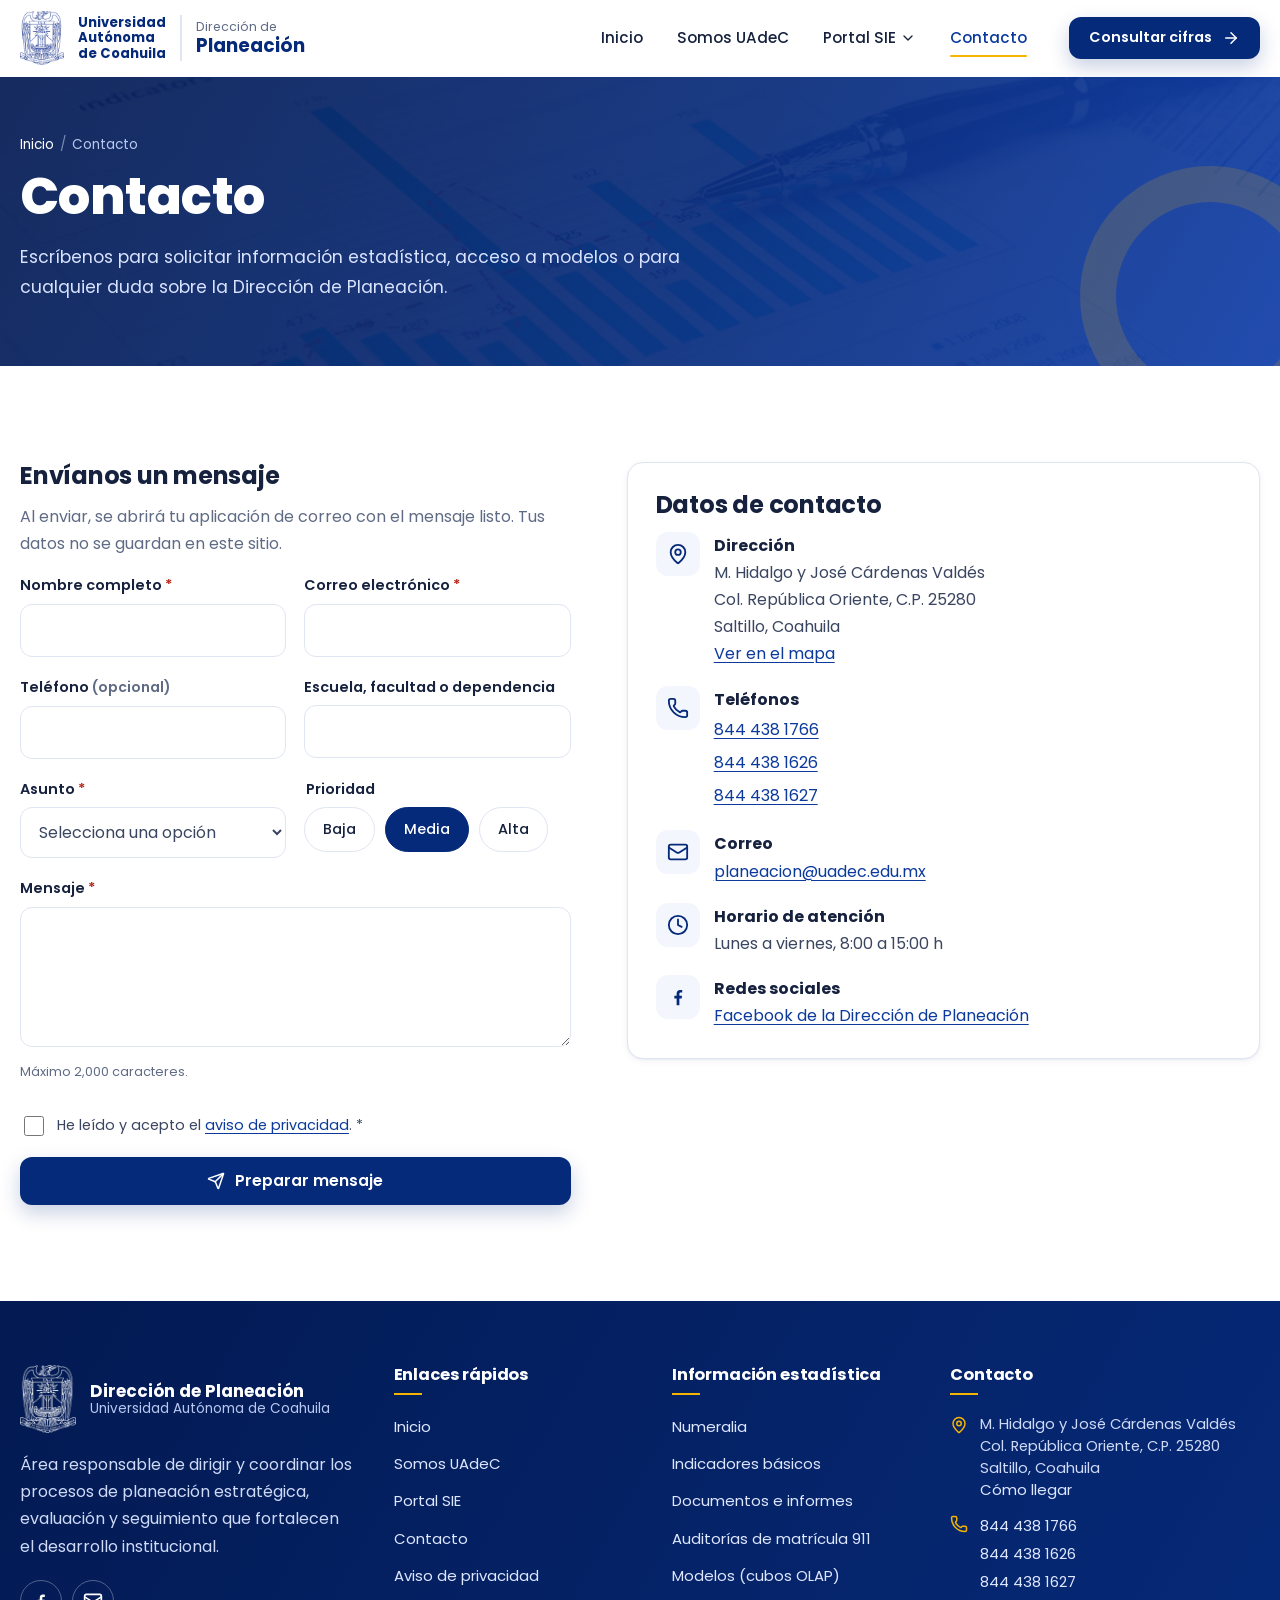
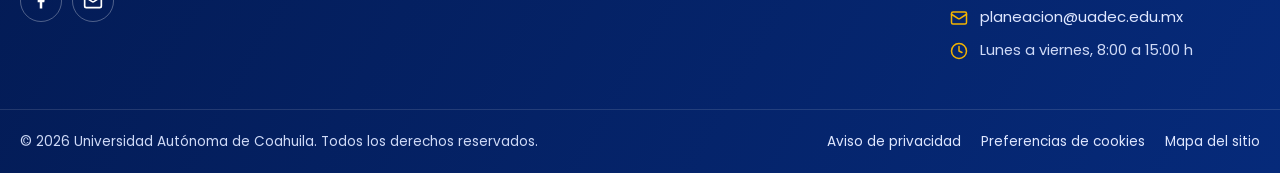
<file: newVersion/sitio/contacto.html>
<!DOCTYPE html>
<html lang="es-MX">
<head>
<meta charset="utf-8">
<meta name="viewport" content="width=device-width, initial-scale=1">
<meta http-equiv="Content-Security-Policy" content="default-src 'self'; script-src 'self'; style-src 'self'; img-src 'self' data:; font-src 'self'; connect-src 'self'; object-src 'none'; base-uri 'self'; form-action 'self' mailto:; manifest-src 'self'">
<meta name="referrer" content="strict-origin-when-cross-origin">
<title>Contacto | Dirección de Planeación UAdeC</title>
<meta name="description" content="Contacta a la Dirección de Planeación de la UAdeC: dirección, teléfonos, correo, horario y formulario para solicitudes del SIE.">
<meta name="robots" content="index, follow, max-image-preview:large">
<link rel="canonical" href="https://planeacion.uadec.mx/contacto.html">
<meta name="theme-color" content="#062a7a">
<meta name="author" content="Dirección de Planeación, Universidad Autónoma de Coahuila">
<meta property="og:type" content="website">
<meta property="og:locale" content="es_MX">
<meta property="og:site_name" content="Dirección de Planeación UAdeC">
<meta property="og:title" content="Contacto | Dirección de Planeación UAdeC">
<meta property="og:description" content="Contacta a la Dirección de Planeación de la UAdeC: dirección, teléfonos, correo, horario y formulario para solicitudes del SIE.">
<meta property="og:url" content="https://planeacion.uadec.mx/contacto.html">
<meta property="og:image" content="https://planeacion.uadec.mx/assets/img/og-planeacion.jpg">
<meta property="og:image:width" content="1200">
<meta property="og:image:height" content="630">
<meta property="og:image:alt" content="Edificio de la Dirección de Planeación de la UAdeC">
<meta name="twitter:card" content="summary_large_image">
<link rel="icon" href="favicon.ico" sizes="32x32">
<link rel="icon" type="image/png" sizes="192x192" href="assets/img/icon-192.png">
<link rel="apple-touch-icon" href="assets/img/icon-180.png">
<link rel="manifest" href="site.webmanifest">
<link rel="preload" href="assets/fonts/poppins-latin-400-normal.woff2" as="font" type="font/woff2" crossorigin>
<link rel="preload" href="assets/fonts/poppins-latin-700-normal.woff2" as="font" type="font/woff2" crossorigin>
<link rel="stylesheet" href="assets/css/main.css?v=20261107">
<script src="assets/js/boot.js?v=20261107"></script>
<script src="assets/js/main.js?v=20261107" defer></script>
</head>
<body data-icons="assets/img/icons.svg">
<a class="skip-link" href="#contenido">Saltar al contenido</a>
<header class="site-header">
  <div class="container header-inner">
    <a class="brand" href="index.html">
      <img src="assets/img/escudo-uadec.webp" width="120" height="145" alt="">
      <span class="brand-uni">Universidad<br>Autónoma<br>de Coahuila</span>
      <span class="brand-dep">Dirección de<strong>Planeación</strong></span>
    </a>
    <button class="nav-toggle" type="button" aria-expanded="false" aria-controls="main-nav" aria-label="Abrir menú de navegación">
      <svg class="i-open" aria-hidden="true" focusable="false"><use href="assets/img/icons.svg#i-menu"></use></svg><svg class="i-close" aria-hidden="true" focusable="false"><use href="assets/img/icons.svg#i-x"></use></svg>
    </button>
    <nav id="main-nav" class="main-nav" aria-label="Principal">
      <ul class="nav-list">
        <li><a class="nav-link" href="index.html">Inicio</a></li>
        <li><a class="nav-link" href="somos-uadec.html">Somos UAdeC</a></li>
        <li class="has-sub"><button class="nav-link" type="button" aria-expanded="false" aria-controls="sub-sie">Portal SIE<svg class="icon" aria-hidden="true" focusable="false"><use href="assets/img/icons.svg#i-chevron-down"></use></svg></button>
          <ul class="subnav" id="sub-sie"><li><a href="sie.html"><svg class="icon" aria-hidden="true" focusable="false"><use href="assets/img/icons.svg#i-database"></use></svg><span>¿Qué es el SIE?</span></a></li><li><a href="numeralia.html"><svg class="icon" aria-hidden="true" focusable="false"><use href="assets/img/icons.svg#i-list-ordered"></use></svg><span>Numeralia</span></a></li><li><a href="indicadores.html"><svg class="icon" aria-hidden="true" focusable="false"><use href="assets/img/icons.svg#i-chart-no-axes-combined"></use></svg><span>Indicadores básicos</span></a></li><li><a href="documentos.html"><svg class="icon" aria-hidden="true" focusable="false"><use href="assets/img/icons.svg#i-file-text"></use></svg><span>Documentos e informes</span></a></li><li><a href="auditorias.html"><svg class="icon" aria-hidden="true" focusable="false"><use href="assets/img/icons.svg#i-clipboard-check"></use></svg><span>Auditorías de matrícula 911</span></a></li><li><a href="cubos.html"><svg class="icon" aria-hidden="true" focusable="false"><use href="assets/img/icons.svg#i-box"></use></svg><span>Modelos (cubos OLAP)</span></a></li></ul>
        </li>
        <li><a class="nav-link" href="contacto.html" aria-current="page">Contacto</a></li>
      </ul>
      <div class="nav-cta"><a class="btn btn--primary" href="numeralia.html">Consultar cifras <svg class="icon" aria-hidden="true" focusable="false"><use href="assets/img/icons.svg#i-arrow-right"></use></svg></a></div>
    </nav>
  </div>
</header>
<main id="contenido" tabindex="-1">
<section class="page-hero">
  <div class="container hero-anim">
    <nav aria-label="Ruta de navegación"><ol class="breadcrumb"><li><a href="index.html">Inicio</a></li><li aria-current="page">Contacto</li></ol></nav>
    <h1>Contacto</h1>
    <p>Escríbenos para solicitar información estadística, acceso a modelos o para cualquier duda sobre la Dirección de Planeación.</p>
  </div>
</section>
<section class="section">
  <div class="container split split--aud">
    <div class="reveal">
      <h2>Envíanos un mensaje</h2>
      <p class="muted">Al enviar, se abrirá tu aplicación de correo con el mensaje listo. Tus datos no se guardan en este sitio.</p>
      <form id="contact-form" class="form" novalidate autocomplete="on" action="mailto:planeacion@uadec.edu.mx" method="post" enctype="text/plain">
        <div class="form-row">
          <div class="field"><label for="nombre">Nombre completo <span class="req" aria-hidden="true">*</span></label><input class="input" id="nombre" name="nombre" type="text" required maxlength="80" autocomplete="name"><p class="field-error" aria-live="polite"></p></div>
          <div class="field"><label for="correo">Correo electrónico <span class="req" aria-hidden="true">*</span></label><input class="input" id="correo" name="correo" type="email" required maxlength="120" autocomplete="email" inputmode="email"><p class="field-error" aria-live="polite"></p></div>
        </div>
        <div class="form-row">
          <div class="field"><label for="telefono">Teléfono <span class="muted small">(opcional)</span></label><input class="input" id="telefono" name="telefono" type="tel" maxlength="20" autocomplete="tel" inputmode="tel"><p class="field-error" aria-live="polite"></p></div>
          <div class="field"><label for="escuela">Escuela, facultad o dependencia</label><input class="input" id="escuela" name="escuela" type="text" maxlength="120" autocomplete="organization"><p class="field-error" aria-live="polite"></p></div>
        </div>
        <div class="form-row">
          <div class="field"><label for="asunto">Asunto <span class="req" aria-hidden="true">*</span></label>
            <select class="select" id="asunto" name="asunto" required>
              <option value="">Selecciona una opción</option>
              <option>Modelos (cubos) e intranet</option><option>Indicadores</option><option>Matrícula 911</option><option>Numeralia</option><option>Otro</option>
            </select><p class="field-error" aria-live="polite"></p></div>
          <fieldset class="field"><legend>Prioridad</legend>
            <div class="radio-group">
              <label class="radio-pill"><input type="radio" name="prioridad" value="Baja"><span>Baja</span></label>
              <label class="radio-pill"><input type="radio" name="prioridad" value="Media" checked><span>Media</span></label>
              <label class="radio-pill"><input type="radio" name="prioridad" value="Alta"><span>Alta</span></label>
            </div>
          </fieldset>
        </div>
        <div class="field"><label for="mensaje">Mensaje <span class="req" aria-hidden="true">*</span></label><textarea class="textarea" id="mensaje" name="mensaje" required minlength="10" maxlength="2000"></textarea><p class="field-hint">Máximo 2,000 caracteres.</p><p class="field-error" aria-live="polite"></p></div>
        <div class="hp" aria-hidden="true"><label for="website">No llenar este campo</label><input id="website" name="website" type="text" tabindex="-1" autocomplete="off"></div>
        <div class="check"><input id="privacidad" name="privacidad" type="checkbox" required><label for="privacidad">He leído y acepto el <a href="aviso-de-privacidad.html" target="_blank" rel="noopener">aviso de privacidad</a>. <span class="req" aria-hidden="true">*</span></label><p class="field-error" aria-live="polite"></p></div>
        <p id="form-status" class="form-status" role="status" hidden></p>
        <button class="btn btn--primary" type="submit"><svg class="icon" aria-hidden="true" focusable="false"><use href="assets/img/icons.svg#i-send"></use></svg> Preparar mensaje</button>
      </form>
    </div>
    <aside class="reveal reveal-d2" aria-label="Datos de contacto">
      <div class="card">
        <h2>Datos de contacto</h2>
        <div class="contact-card">
          <div class="contact-item"><svg class="icon" aria-hidden="true" focusable="false"><use href="assets/img/icons.svg#i-map-pin"></use></svg><div><strong>Dirección</strong>M. Hidalgo y José Cárdenas Valdés<br>Col. República Oriente, C.P. 25280<br>Saltillo, Coahuila<br><a href="https://www.google.com/maps/search/?api=1&query=Direcci%C3%B3n+de+Planeaci%C3%B3n+UAdeC+Saltillo" target="_blank" rel="noopener noreferrer">Ver en el mapa</a></div></div>
          <div class="contact-item"><svg class="icon" aria-hidden="true" focusable="false"><use href="assets/img/icons.svg#i-phone"></use></svg><div><strong>Teléfonos</strong><a href="tel:+528444381766">844 438 1766</a><br><a href="tel:+528444381626">844 438 1626</a><br><a href="tel:+528444381627">844 438 1627</a></div></div>
          <div class="contact-item"><svg class="icon" aria-hidden="true" focusable="false"><use href="assets/img/icons.svg#i-mail"></use></svg><div><strong>Correo</strong><a href="mailto:planeacion@uadec.edu.mx">planeacion@uadec.edu.mx</a></div></div>
          <div class="contact-item"><svg class="icon" aria-hidden="true" focusable="false"><use href="assets/img/icons.svg#i-clock"></use></svg><div><strong>Horario de atención</strong>Lunes a viernes, 8:00 a 15:00 h</div></div>
          <div class="contact-item"><svg class="icon" aria-hidden="true" focusable="false"><use href="assets/img/icons.svg#i-facebook"></use></svg><div><strong>Redes sociales</strong><a href="https://www.facebook.com/profile.php?id=100064146907208" target="_blank" rel="noopener noreferrer">Facebook de la Dirección de Planeación</a></div></div>
        </div>
      </div>
    </aside>
  </div>
</section>
</main>
<footer class="site-footer">
  <div class="container footer-top">
    <div>
      <div class="footer-brand">
        <img src="assets/img/escudo-uadec-blanco.webp" width="120" height="145" alt="" loading="lazy">
        <span>Dirección de Planeación<small>Universidad Autónoma de Coahuila</small></span>
      </div>
      <p>Área responsable de dirigir y coordinar los procesos de planeación estratégica, evaluación y seguimiento que fortalecen el desarrollo institucional.</p>
      <div class="social">
        <a href="https://www.facebook.com/profile.php?id=100064146907208" target="_blank" rel="noopener noreferrer" aria-label="Facebook de la Dirección de Planeación (se abre en otra pestaña)"><svg class="icon" aria-hidden="true" focusable="false"><use href="assets/img/icons.svg#i-facebook"></use></svg></a>
        <a href="mailto:planeacion@uadec.edu.mx" aria-label="Enviar correo a la Dirección de Planeación"><svg class="icon" aria-hidden="true" focusable="false"><use href="assets/img/icons.svg#i-mail"></use></svg></a>
      </div>
    </div>
    <div>
      <h2>Enlaces rápidos</h2>
      <ul>
        <li><a href="index.html">Inicio</a></li>
        <li><a href="somos-uadec.html">Somos UAdeC</a></li>
        <li><a href="sie.html">Portal SIE</a></li>
        <li><a href="contacto.html">Contacto</a></li>
        <li><a href="aviso-de-privacidad.html">Aviso de privacidad</a></li>
      </ul>
    </div>
    <div>
      <h2>Información estadística</h2>
      <ul><li><a href="numeralia.html">Numeralia</a></li><li><a href="indicadores.html">Indicadores básicos</a></li><li><a href="documentos.html">Documentos e informes</a></li><li><a href="auditorias.html">Auditorías de matrícula 911</a></li><li><a href="cubos.html">Modelos (cubos OLAP)</a></li></ul>
    </div>
    <div>
      <h2>Contacto</h2>
      <ul class="footer-contact">
        <li><svg class="icon" aria-hidden="true" focusable="false"><use href="assets/img/icons.svg#i-map-pin"></use></svg><span>M. Hidalgo y José Cárdenas Valdés<br>Col. República Oriente, C.P. 25280<br>Saltillo, Coahuila<br><a href="https://www.google.com/maps/search/?api=1&query=Direcci%C3%B3n+de+Planeaci%C3%B3n+UAdeC+Saltillo" target="_blank" rel="noopener noreferrer">Cómo llegar</a></span></li>
        <li><svg class="icon" aria-hidden="true" focusable="false"><use href="assets/img/icons.svg#i-phone"></use></svg><span><a href="tel:+528444381766">844 438 1766</a><br><a href="tel:+528444381626">844 438 1626</a><br><a href="tel:+528444381627">844 438 1627</a></span></li>
        <li><svg class="icon" aria-hidden="true" focusable="false"><use href="assets/img/icons.svg#i-mail"></use></svg><a href="mailto:planeacion@uadec.edu.mx">planeacion@uadec.edu.mx</a></li>
        <li><svg class="icon" aria-hidden="true" focusable="false"><use href="assets/img/icons.svg#i-clock"></use></svg><span>Lunes a viernes, 8:00 a 15:00 h</span></li>
      </ul>
    </div>
  </div>
  <div class="footer-bottom">
    <div class="container">
      <span>© <span data-year>2026</span> Universidad Autónoma de Coahuila. Todos los derechos reservados.</span>
      <div class="footer-links">
        <a href="aviso-de-privacidad.html">Aviso de privacidad</a>
        <button type="button" data-open-cookies>Preferencias de cookies</button>
        <a href="sitemap.xml">Mapa del sitio</a>
      </div>
    </div>
  </div>
</footer>
<div class="cookie-banner" id="cookie-banner" role="region" aria-label="Aviso de cookies" hidden>
  <h2><svg class="icon" aria-hidden="true" focusable="false"><use href="assets/img/icons.svg#i-cookie"></use></svg>Tu privacidad importa</h2>
  <p>Este sitio <strong>no usa cookies de rastreo ni publicidad</strong>. Solo guardamos en tu navegador tu elección sobre este aviso. Si en el futuro activamos estadísticas de visitas, solo se cargarán con tu permiso. Consulta nuestra <a href="aviso-de-privacidad.html#cookies">política de cookies</a>.</p>
  <div class="cookie-prefs" id="cookie-prefs" hidden>
    <div class="pref"><div><strong>Necesarias</strong><span>Recuerdan tu elección de privacidad. Siempre activas.</span></div><label class="switch"><input type="checkbox" checked disabled aria-label="Almacenamiento necesario (siempre activo)"><i></i></label></div>
    <div class="pref"><div><strong>Estadísticas</strong><span>Medición anónima de visitas para mejorar el sitio. Actualmente no hay ningún servicio activo.</span></div><label class="switch"><input type="checkbox" id="pref-analytics" aria-label="Permitir estadísticas anónimas"><i></i></label></div>
  </div>
  <div class="cookie-actions">
    <button class="btn btn--primary" type="button" data-cookie="accept">Aceptar</button>
    <button class="btn btn--ghost" type="button" data-cookie="reject">Solo necesarias</button>
    <button class="btn btn--ghost" type="button" data-cookie="config">Configurar</button>
    <button class="btn btn--primary" type="button" data-cookie="save" hidden>Guardar preferencias</button>
  </div>
</div>
<button class="to-top" type="button" aria-label="Volver arriba"><svg class="icon" aria-hidden="true" focusable="false"><use href="assets/img/icons.svg#i-arrow-up"></use></svg></button>
</body>
</html>
</file>
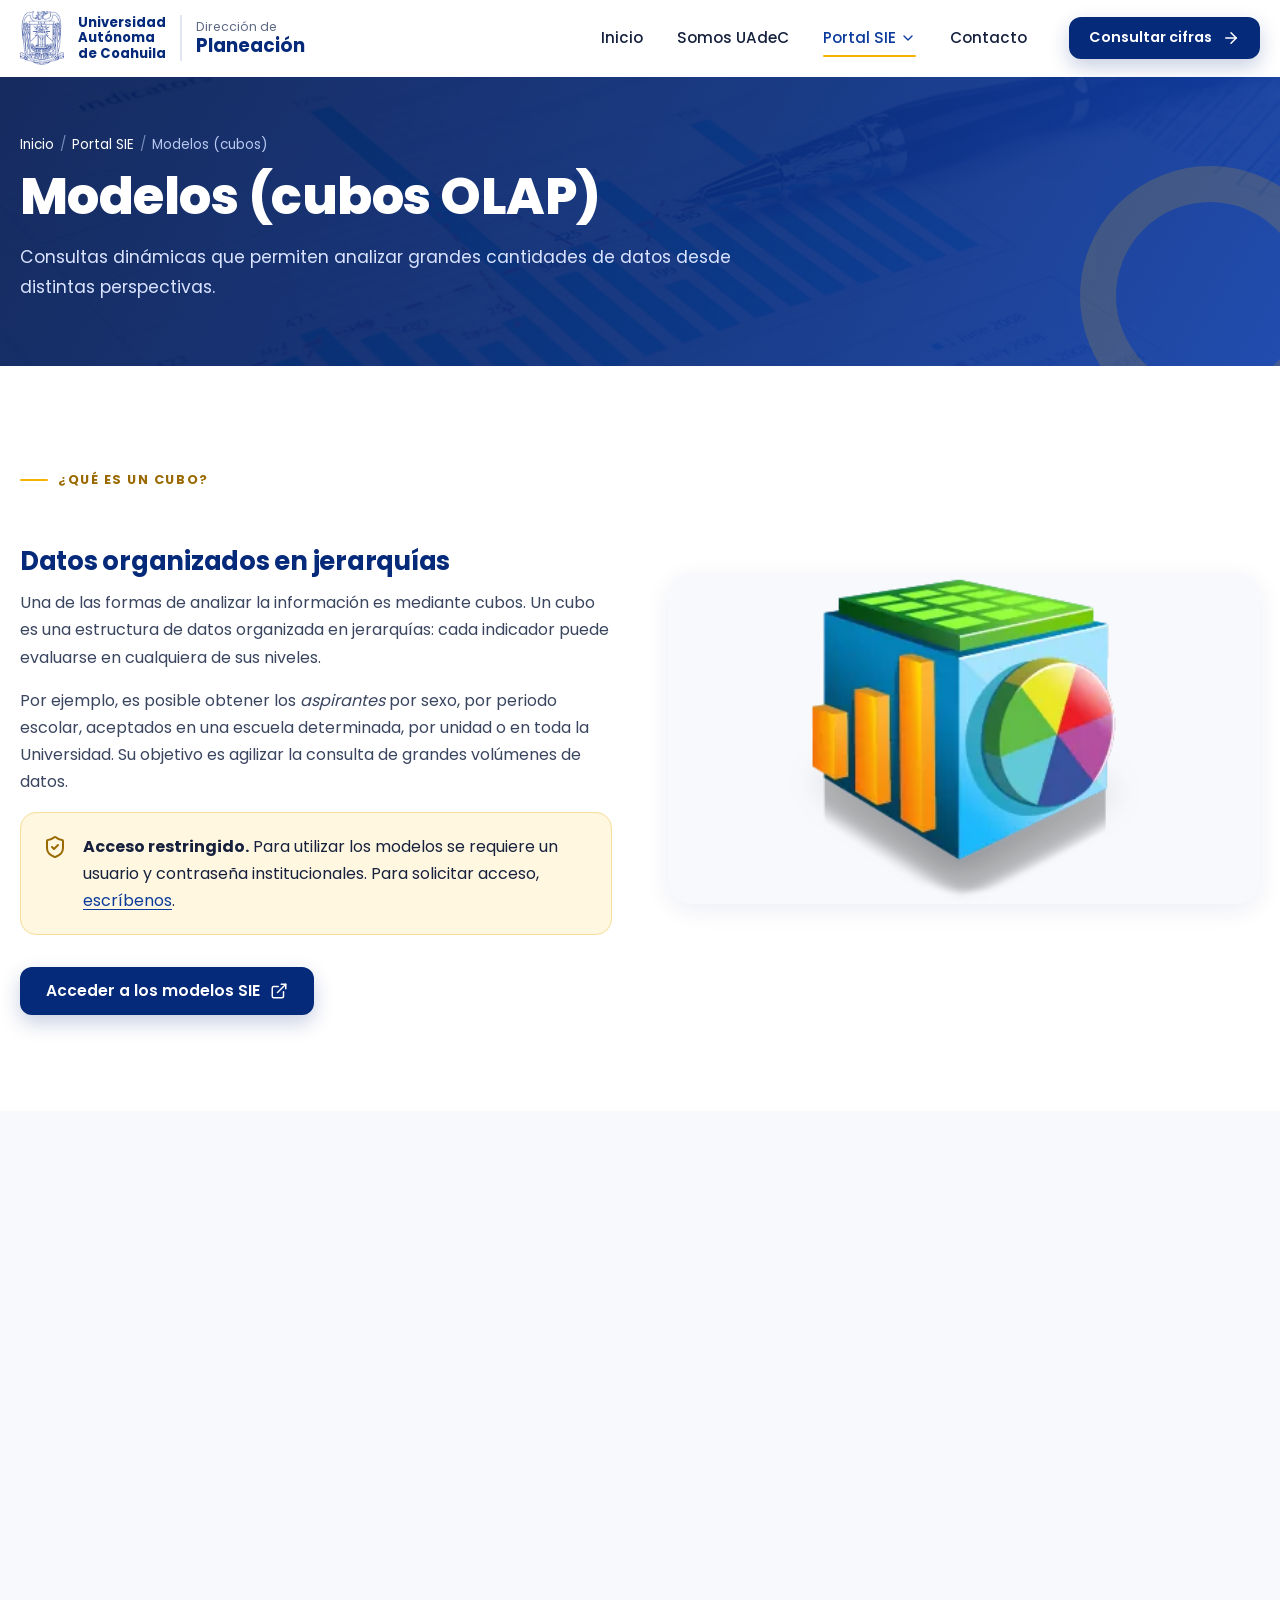
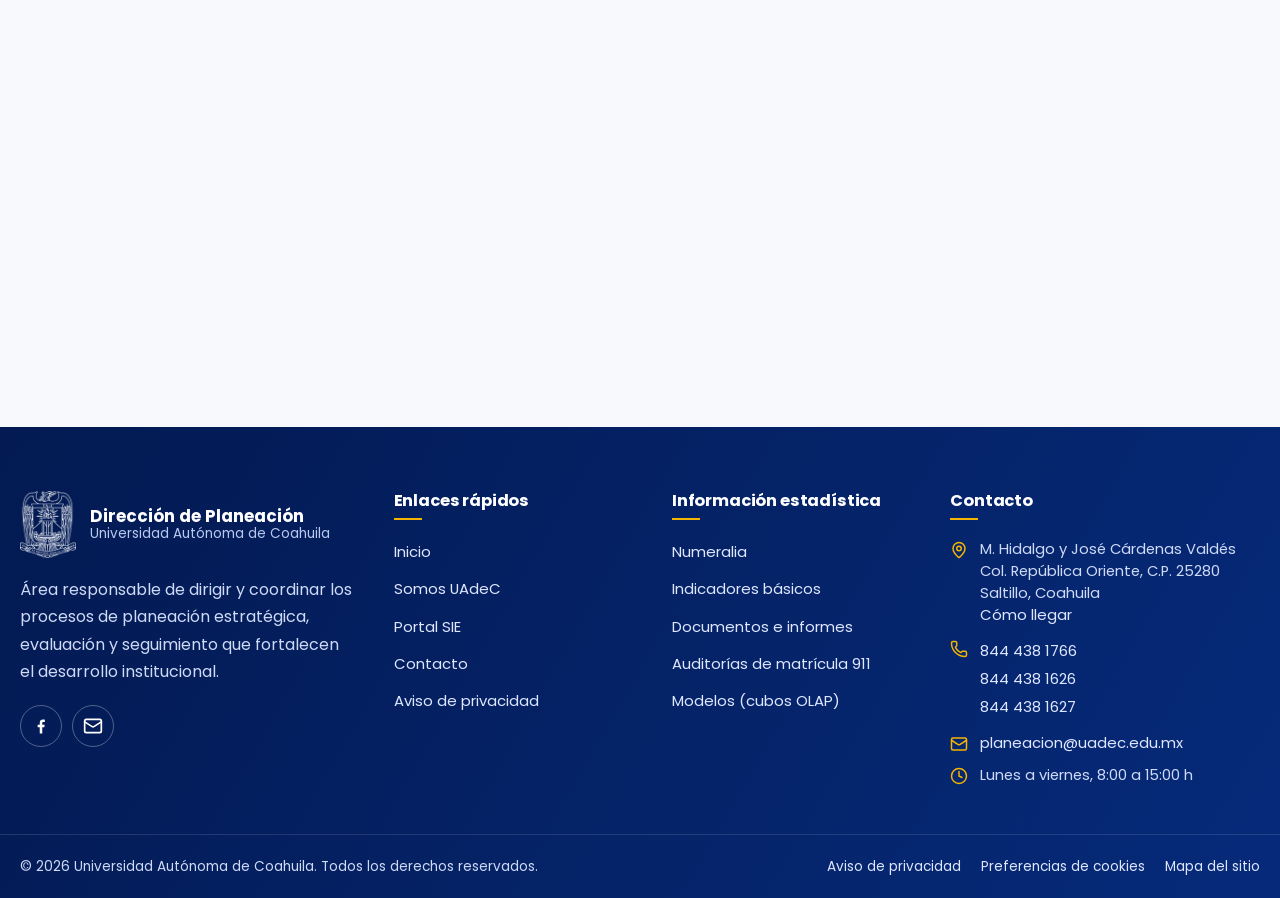
<file: newVersion/sitio/cubos.html>
<!DOCTYPE html>
<html lang="es-MX">
<head>
<meta charset="utf-8">
<meta name="viewport" content="width=device-width, initial-scale=1">
<meta http-equiv="Content-Security-Policy" content="default-src 'self'; script-src 'self'; style-src 'self'; img-src 'self' data:; font-src 'self'; connect-src 'self'; object-src 'none'; base-uri 'self'; form-action 'self' mailto:; manifest-src 'self'">
<meta name="referrer" content="strict-origin-when-cross-origin">
<title>Modelos (cubos OLAP) del SIE | Dirección de Planeación UAdeC</title>
<meta name="description" content="Modelos multidimensionales (cubos) del SIE de la UAdeC para consultar aspirantes, matrícula auditada 911, títulos y eficiencia terminal.">
<meta name="robots" content="index, follow, max-image-preview:large">
<link rel="canonical" href="https://planeacion.uadec.mx/cubos.html">
<meta name="theme-color" content="#062a7a">
<meta name="author" content="Dirección de Planeación, Universidad Autónoma de Coahuila">
<meta property="og:type" content="website">
<meta property="og:locale" content="es_MX">
<meta property="og:site_name" content="Dirección de Planeación UAdeC">
<meta property="og:title" content="Modelos (cubos OLAP) del SIE | Dirección de Planeación UAdeC">
<meta property="og:description" content="Modelos multidimensionales (cubos) del SIE de la UAdeC para consultar aspirantes, matrícula auditada 911, títulos y eficiencia terminal.">
<meta property="og:url" content="https://planeacion.uadec.mx/cubos.html">
<meta property="og:image" content="https://planeacion.uadec.mx/assets/img/og-planeacion.jpg">
<meta property="og:image:width" content="1200">
<meta property="og:image:height" content="630">
<meta property="og:image:alt" content="Edificio de la Dirección de Planeación de la UAdeC">
<meta name="twitter:card" content="summary_large_image">
<link rel="icon" href="favicon.ico" sizes="32x32">
<link rel="icon" type="image/png" sizes="192x192" href="assets/img/icon-192.png">
<link rel="apple-touch-icon" href="assets/img/icon-180.png">
<link rel="manifest" href="site.webmanifest">
<link rel="preload" href="assets/fonts/poppins-latin-400-normal.woff2" as="font" type="font/woff2" crossorigin>
<link rel="preload" href="assets/fonts/poppins-latin-700-normal.woff2" as="font" type="font/woff2" crossorigin>
<link rel="stylesheet" href="assets/css/main.css?v=20261107">
<script src="assets/js/boot.js?v=20261107"></script>
<script src="assets/js/main.js?v=20261107" defer></script>
</head>
<body data-icons="assets/img/icons.svg">
<a class="skip-link" href="#contenido">Saltar al contenido</a>
<header class="site-header">
  <div class="container header-inner">
    <a class="brand" href="index.html">
      <img src="assets/img/escudo-uadec.webp" width="120" height="145" alt="">
      <span class="brand-uni">Universidad<br>Autónoma<br>de Coahuila</span>
      <span class="brand-dep">Dirección de<strong>Planeación</strong></span>
    </a>
    <button class="nav-toggle" type="button" aria-expanded="false" aria-controls="main-nav" aria-label="Abrir menú de navegación">
      <svg class="i-open" aria-hidden="true" focusable="false"><use href="assets/img/icons.svg#i-menu"></use></svg><svg class="i-close" aria-hidden="true" focusable="false"><use href="assets/img/icons.svg#i-x"></use></svg>
    </button>
    <nav id="main-nav" class="main-nav" aria-label="Principal">
      <ul class="nav-list">
        <li><a class="nav-link" href="index.html">Inicio</a></li>
        <li><a class="nav-link" href="somos-uadec.html">Somos UAdeC</a></li>
        <li class="has-sub"><button class="nav-link is-active" type="button" aria-expanded="false" aria-controls="sub-sie">Portal SIE<svg class="icon" aria-hidden="true" focusable="false"><use href="assets/img/icons.svg#i-chevron-down"></use></svg></button>
          <ul class="subnav" id="sub-sie"><li><a href="sie.html"><svg class="icon" aria-hidden="true" focusable="false"><use href="assets/img/icons.svg#i-database"></use></svg><span>¿Qué es el SIE?</span></a></li><li><a href="numeralia.html"><svg class="icon" aria-hidden="true" focusable="false"><use href="assets/img/icons.svg#i-list-ordered"></use></svg><span>Numeralia</span></a></li><li><a href="indicadores.html"><svg class="icon" aria-hidden="true" focusable="false"><use href="assets/img/icons.svg#i-chart-no-axes-combined"></use></svg><span>Indicadores básicos</span></a></li><li><a href="documentos.html"><svg class="icon" aria-hidden="true" focusable="false"><use href="assets/img/icons.svg#i-file-text"></use></svg><span>Documentos e informes</span></a></li><li><a href="auditorias.html"><svg class="icon" aria-hidden="true" focusable="false"><use href="assets/img/icons.svg#i-clipboard-check"></use></svg><span>Auditorías de matrícula 911</span></a></li><li><a href="cubos.html" aria-current="page"><svg class="icon" aria-hidden="true" focusable="false"><use href="assets/img/icons.svg#i-box"></use></svg><span>Modelos (cubos OLAP)</span></a></li></ul>
        </li>
        <li><a class="nav-link" href="contacto.html">Contacto</a></li>
      </ul>
      <div class="nav-cta"><a class="btn btn--primary" href="numeralia.html">Consultar cifras <svg class="icon" aria-hidden="true" focusable="false"><use href="assets/img/icons.svg#i-arrow-right"></use></svg></a></div>
    </nav>
  </div>
</header>
<main id="contenido" tabindex="-1">
<section class="page-hero">
  <div class="container hero-anim">
    <nav aria-label="Ruta de navegación"><ol class="breadcrumb"><li><a href="index.html">Inicio</a></li><li><a href="sie.html">Portal SIE</a></li><li aria-current="page">Modelos (cubos)</li></ol></nav>
    <h1>Modelos (cubos OLAP)</h1>
    <p>Consultas dinámicas que permiten analizar grandes cantidades de datos desde distintas perspectivas.</p>
  </div>
</section>
<section class="section">
  <div class="container split">
    <div class="prose reveal">
      <span class="eyebrow">¿Qué es un cubo?</span>
      <h2>Datos organizados en jerarquías</h2>
      <p>Una de las formas de analizar la información es mediante cubos. Un cubo es una estructura de datos organizada en jerarquías: cada indicador puede evaluarse en cualquiera de sus niveles.</p>
      <p>Por ejemplo, es posible obtener los <em>aspirantes</em> por sexo, por periodo escolar, aceptados en una escuela determinada, por unidad o en toda la Universidad. Su objetivo es agilizar la consulta de grandes volúmenes de datos.</p>
      <div class="callout callout--gold"><svg class="icon" aria-hidden="true" focusable="false"><use href="assets/img/icons.svg#i-shield-check"></use></svg><p><strong>Acceso restringido.</strong> Para utilizar los modelos se requiere un usuario y contraseña institucionales. Para solicitar acceso, <a href="contacto.html">escríbenos</a>.</p></div>
      <div class="hero-actions"><a class="btn btn--primary" href="http://dwhouse.uadec.mx/cognos" target="_blank" rel="noopener noreferrer">Acceder a los modelos SIE <svg class="icon" aria-hidden="true" focusable="false"><use href="assets/img/icons.svg#i-external-link"></use></svg></a></div>
    </div>
    <div class="media-frame reveal reveal-d2"><img src="assets/img/cubo-olap.webp" width="430" height="240" alt="Ilustración de un cubo de datos con gráficas" loading="lazy" decoding="async"></div>
  </div>
</section>
<section class="section section--tint">
  <div class="container split split--rev">
    <div class="prose reveal">
      <span class="eyebrow">Ejemplo</span>
      <h2>Modelo de Admisiones</h2>
      <p>Aspirantes por unidad y periodo. Algunos indicadores que maneja el modelo:</p>
      <ul class="check-list"><li><svg class="icon" aria-hidden="true" focusable="false"><use href="assets/img/icons.svg#i-check"></use></svg><span>Aspirantes por unidad, nivel educativo, aceptados y sexo</span></li><li><svg class="icon" aria-hidden="true" focusable="false"><use href="assets/img/icons.svg#i-check"></use></svg><span>Carreras con mayor demanda, aspirantes y aceptados</span></li><li><svg class="icon" aria-hidden="true" focusable="false"><use href="assets/img/icons.svg#i-check"></use></svg><span>Gráficos de alumnos demandantes por carrera</span></li><li><svg class="icon" aria-hidden="true" focusable="false"><use href="assets/img/icons.svg#i-check"></use></svg><span>Aspirantes por ciclo</span></li><li><svg class="icon" aria-hidden="true" focusable="false"><use href="assets/img/icons.svg#i-check"></use></svg><span>Carreras más demandadas a través de los años</span></li><li><svg class="icon" aria-hidden="true" focusable="false"><use href="assets/img/icons.svg#i-check"></use></svg><span>Aspirantes por estado de procedencia</span></li><li><svg class="icon" aria-hidden="true" focusable="false"><use href="assets/img/icons.svg#i-check"></use></svg><span>Primeros lugares del examen de admisión (College Board)</span></li><li><svg class="icon" aria-hidden="true" focusable="false"><use href="assets/img/icons.svg#i-check"></use></svg><span>Calificaciones de aceptados</span></li><li><svg class="icon" aria-hidden="true" focusable="false"><use href="assets/img/icons.svg#i-check"></use></svg><span>Puntuaciones mayores a 80 en el examen de admisión</span></li><li><svg class="icon" aria-hidden="true" focusable="false"><use href="assets/img/icons.svg#i-check"></use></svg><span>Aspirantes de bachilleratos de la UAdeC a licenciaturas de la UAdeC</span></li></ul>
      <h3>Otros cubos disponibles</h3>
      <ul class="chips"><li>Matrícula auditada 911</li><li>Títulos</li><li>Eficiencia terminal</li></ul>
    </div>
    <figure class="figure figure--wide reveal">
  <button type="button" data-lightbox="assets/img/modelo-admisiones.webp" data-caption="Vista del modelo de Admisiones: aspirantes por unidad y periodo"><img src="assets/img/modelo-admisiones.webp" width="1036" height="755" alt="Vista del modelo de Admisiones: aspirantes por unidad y periodo" loading="lazy" decoding="async"><span class="sr-only"> (ampliar imagen)</span></button>
  <figcaption>Vista del modelo de Admisiones: aspirantes por unidad y periodo</figcaption>
</figure>
  </div>
</section>
</main>
<footer class="site-footer">
  <div class="container footer-top">
    <div>
      <div class="footer-brand">
        <img src="assets/img/escudo-uadec-blanco.webp" width="120" height="145" alt="" loading="lazy">
        <span>Dirección de Planeación<small>Universidad Autónoma de Coahuila</small></span>
      </div>
      <p>Área responsable de dirigir y coordinar los procesos de planeación estratégica, evaluación y seguimiento que fortalecen el desarrollo institucional.</p>
      <div class="social">
        <a href="https://www.facebook.com/profile.php?id=100064146907208" target="_blank" rel="noopener noreferrer" aria-label="Facebook de la Dirección de Planeación (se abre en otra pestaña)"><svg class="icon" aria-hidden="true" focusable="false"><use href="assets/img/icons.svg#i-facebook"></use></svg></a>
        <a href="mailto:planeacion@uadec.edu.mx" aria-label="Enviar correo a la Dirección de Planeación"><svg class="icon" aria-hidden="true" focusable="false"><use href="assets/img/icons.svg#i-mail"></use></svg></a>
      </div>
    </div>
    <div>
      <h2>Enlaces rápidos</h2>
      <ul>
        <li><a href="index.html">Inicio</a></li>
        <li><a href="somos-uadec.html">Somos UAdeC</a></li>
        <li><a href="sie.html">Portal SIE</a></li>
        <li><a href="contacto.html">Contacto</a></li>
        <li><a href="aviso-de-privacidad.html">Aviso de privacidad</a></li>
      </ul>
    </div>
    <div>
      <h2>Información estadística</h2>
      <ul><li><a href="numeralia.html">Numeralia</a></li><li><a href="indicadores.html">Indicadores básicos</a></li><li><a href="documentos.html">Documentos e informes</a></li><li><a href="auditorias.html">Auditorías de matrícula 911</a></li><li><a href="cubos.html">Modelos (cubos OLAP)</a></li></ul>
    </div>
    <div>
      <h2>Contacto</h2>
      <ul class="footer-contact">
        <li><svg class="icon" aria-hidden="true" focusable="false"><use href="assets/img/icons.svg#i-map-pin"></use></svg><span>M. Hidalgo y José Cárdenas Valdés<br>Col. República Oriente, C.P. 25280<br>Saltillo, Coahuila<br><a href="https://www.google.com/maps/search/?api=1&query=Direcci%C3%B3n+de+Planeaci%C3%B3n+UAdeC+Saltillo" target="_blank" rel="noopener noreferrer">Cómo llegar</a></span></li>
        <li><svg class="icon" aria-hidden="true" focusable="false"><use href="assets/img/icons.svg#i-phone"></use></svg><span><a href="tel:+528444381766">844 438 1766</a><br><a href="tel:+528444381626">844 438 1626</a><br><a href="tel:+528444381627">844 438 1627</a></span></li>
        <li><svg class="icon" aria-hidden="true" focusable="false"><use href="assets/img/icons.svg#i-mail"></use></svg><a href="mailto:planeacion@uadec.edu.mx">planeacion@uadec.edu.mx</a></li>
        <li><svg class="icon" aria-hidden="true" focusable="false"><use href="assets/img/icons.svg#i-clock"></use></svg><span>Lunes a viernes, 8:00 a 15:00 h</span></li>
      </ul>
    </div>
  </div>
  <div class="footer-bottom">
    <div class="container">
      <span>© <span data-year>2026</span> Universidad Autónoma de Coahuila. Todos los derechos reservados.</span>
      <div class="footer-links">
        <a href="aviso-de-privacidad.html">Aviso de privacidad</a>
        <button type="button" data-open-cookies>Preferencias de cookies</button>
        <a href="sitemap.xml">Mapa del sitio</a>
      </div>
    </div>
  </div>
</footer>
<div class="cookie-banner" id="cookie-banner" role="region" aria-label="Aviso de cookies" hidden>
  <h2><svg class="icon" aria-hidden="true" focusable="false"><use href="assets/img/icons.svg#i-cookie"></use></svg>Tu privacidad importa</h2>
  <p>Este sitio <strong>no usa cookies de rastreo ni publicidad</strong>. Solo guardamos en tu navegador tu elección sobre este aviso. Si en el futuro activamos estadísticas de visitas, solo se cargarán con tu permiso. Consulta nuestra <a href="aviso-de-privacidad.html#cookies">política de cookies</a>.</p>
  <div class="cookie-prefs" id="cookie-prefs" hidden>
    <div class="pref"><div><strong>Necesarias</strong><span>Recuerdan tu elección de privacidad. Siempre activas.</span></div><label class="switch"><input type="checkbox" checked disabled aria-label="Almacenamiento necesario (siempre activo)"><i></i></label></div>
    <div class="pref"><div><strong>Estadísticas</strong><span>Medición anónima de visitas para mejorar el sitio. Actualmente no hay ningún servicio activo.</span></div><label class="switch"><input type="checkbox" id="pref-analytics" aria-label="Permitir estadísticas anónimas"><i></i></label></div>
  </div>
  <div class="cookie-actions">
    <button class="btn btn--primary" type="button" data-cookie="accept">Aceptar</button>
    <button class="btn btn--ghost" type="button" data-cookie="reject">Solo necesarias</button>
    <button class="btn btn--ghost" type="button" data-cookie="config">Configurar</button>
    <button class="btn btn--primary" type="button" data-cookie="save" hidden>Guardar preferencias</button>
  </div>
</div>
<button class="to-top" type="button" aria-label="Volver arriba"><svg class="icon" aria-hidden="true" focusable="false"><use href="assets/img/icons.svg#i-arrow-up"></use></svg></button>
</body>
</html>
</file>
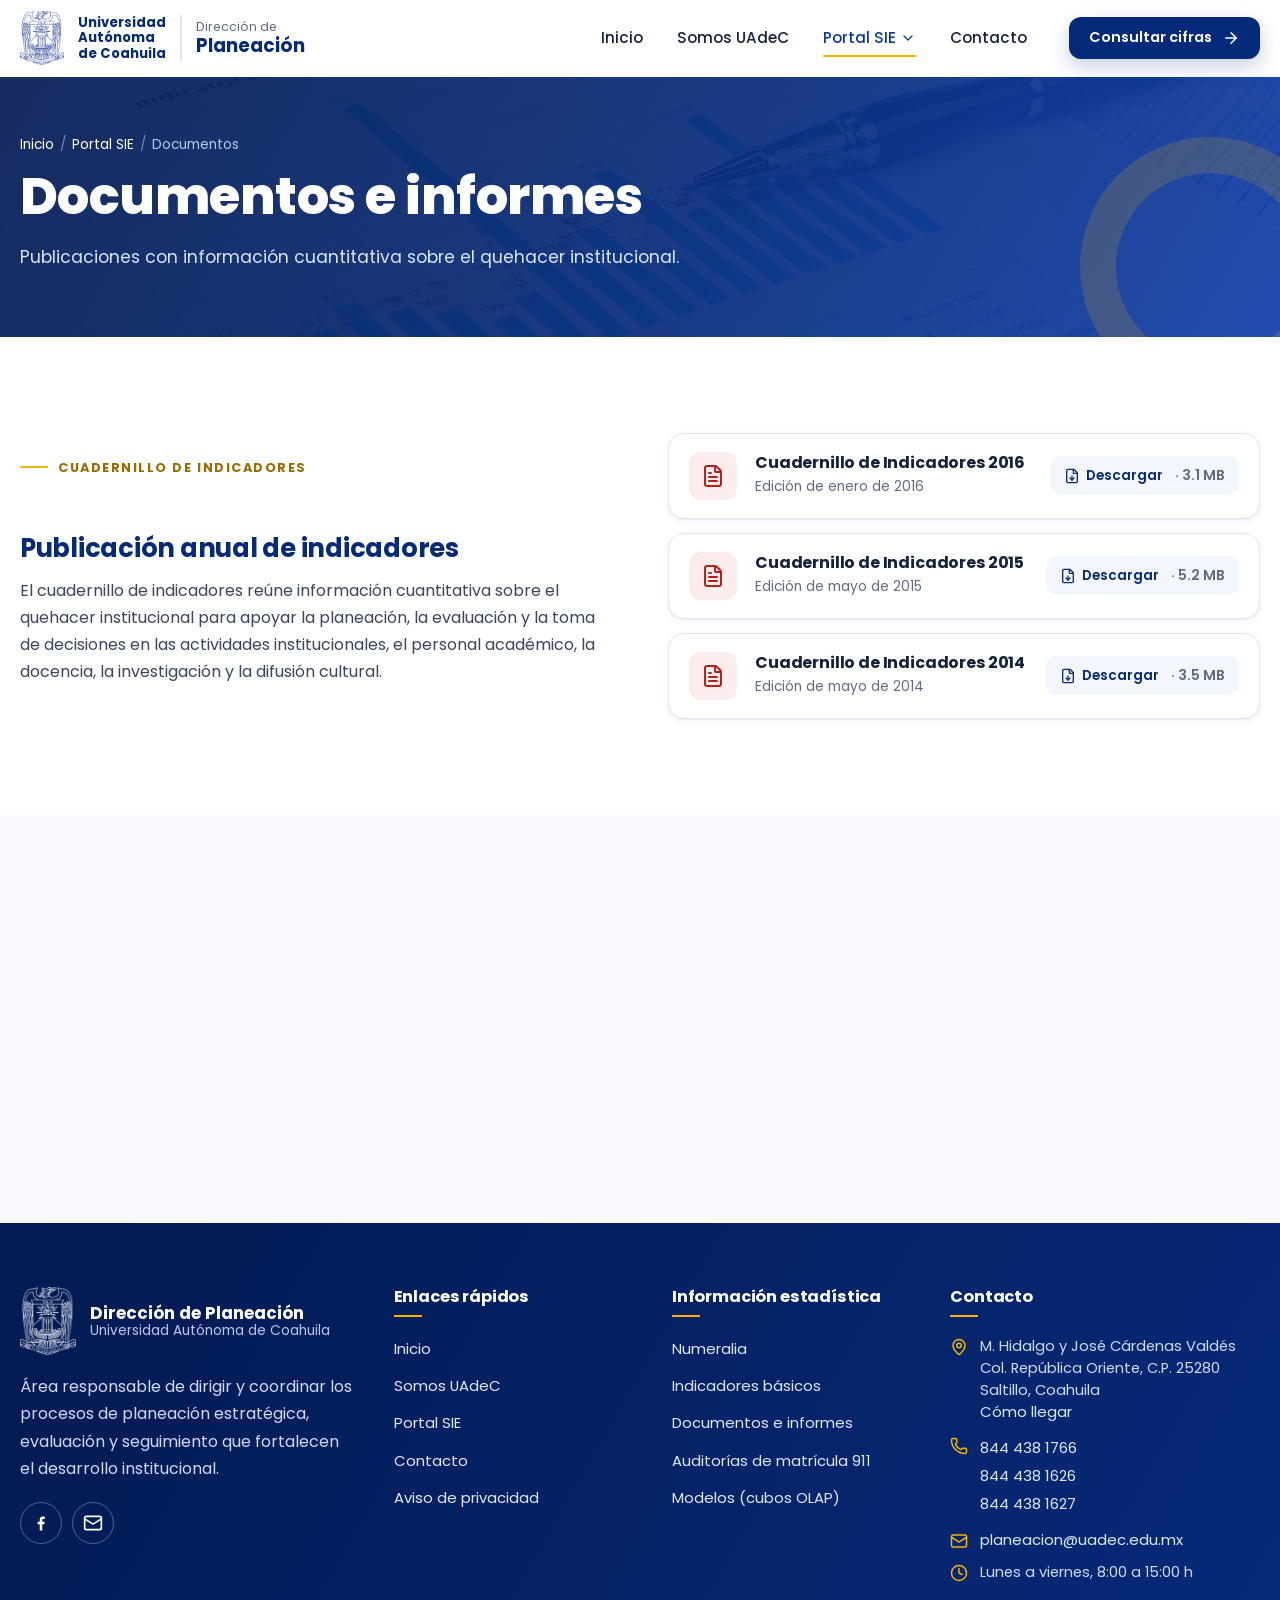
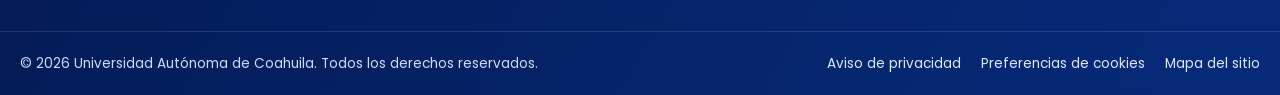
<file: newVersion/sitio/documentos.html>
<!DOCTYPE html>
<html lang="es-MX">
<head>
<meta charset="utf-8">
<meta name="viewport" content="width=device-width, initial-scale=1">
<meta http-equiv="Content-Security-Policy" content="default-src 'self'; script-src 'self'; style-src 'self'; img-src 'self' data:; font-src 'self'; connect-src 'self'; object-src 'none'; base-uri 'self'; form-action 'self' mailto:; manifest-src 'self'">
<meta name="referrer" content="strict-origin-when-cross-origin">
<title>Documentos: cuadernillos de indicadores e informes | Dirección de Planeación UAdeC</title>
<meta name="description" content="Descarga los cuadernillos de indicadores 2014, 2015 y 2016 y los informes de actividades del Rector de la UAdeC en PDF.">
<meta name="robots" content="index, follow, max-image-preview:large">
<link rel="canonical" href="https://planeacion.uadec.mx/documentos.html">
<meta name="theme-color" content="#062a7a">
<meta name="author" content="Dirección de Planeación, Universidad Autónoma de Coahuila">
<meta property="og:type" content="website">
<meta property="og:locale" content="es_MX">
<meta property="og:site_name" content="Dirección de Planeación UAdeC">
<meta property="og:title" content="Documentos: cuadernillos de indicadores e informes | Dirección de Planeación UAdeC">
<meta property="og:description" content="Descarga los cuadernillos de indicadores 2014, 2015 y 2016 y los informes de actividades del Rector de la UAdeC en PDF.">
<meta property="og:url" content="https://planeacion.uadec.mx/documentos.html">
<meta property="og:image" content="https://planeacion.uadec.mx/assets/img/og-planeacion.jpg">
<meta property="og:image:width" content="1200">
<meta property="og:image:height" content="630">
<meta property="og:image:alt" content="Edificio de la Dirección de Planeación de la UAdeC">
<meta name="twitter:card" content="summary_large_image">
<link rel="icon" href="favicon.ico" sizes="32x32">
<link rel="icon" type="image/png" sizes="192x192" href="assets/img/icon-192.png">
<link rel="apple-touch-icon" href="assets/img/icon-180.png">
<link rel="manifest" href="site.webmanifest">
<link rel="preload" href="assets/fonts/poppins-latin-400-normal.woff2" as="font" type="font/woff2" crossorigin>
<link rel="preload" href="assets/fonts/poppins-latin-700-normal.woff2" as="font" type="font/woff2" crossorigin>
<link rel="stylesheet" href="assets/css/main.css?v=20261107">
<script src="assets/js/boot.js?v=20261107"></script>
<script src="assets/js/main.js?v=20261107" defer></script>
</head>
<body data-icons="assets/img/icons.svg">
<a class="skip-link" href="#contenido">Saltar al contenido</a>
<header class="site-header">
  <div class="container header-inner">
    <a class="brand" href="index.html">
      <img src="assets/img/escudo-uadec.webp" width="120" height="145" alt="">
      <span class="brand-uni">Universidad<br>Autónoma<br>de Coahuila</span>
      <span class="brand-dep">Dirección de<strong>Planeación</strong></span>
    </a>
    <button class="nav-toggle" type="button" aria-expanded="false" aria-controls="main-nav" aria-label="Abrir menú de navegación">
      <svg class="i-open" aria-hidden="true" focusable="false"><use href="assets/img/icons.svg#i-menu"></use></svg><svg class="i-close" aria-hidden="true" focusable="false"><use href="assets/img/icons.svg#i-x"></use></svg>
    </button>
    <nav id="main-nav" class="main-nav" aria-label="Principal">
      <ul class="nav-list">
        <li><a class="nav-link" href="index.html">Inicio</a></li>
        <li><a class="nav-link" href="somos-uadec.html">Somos UAdeC</a></li>
        <li class="has-sub"><button class="nav-link is-active" type="button" aria-expanded="false" aria-controls="sub-sie">Portal SIE<svg class="icon" aria-hidden="true" focusable="false"><use href="assets/img/icons.svg#i-chevron-down"></use></svg></button>
          <ul class="subnav" id="sub-sie"><li><a href="sie.html"><svg class="icon" aria-hidden="true" focusable="false"><use href="assets/img/icons.svg#i-database"></use></svg><span>¿Qué es el SIE?</span></a></li><li><a href="numeralia.html"><svg class="icon" aria-hidden="true" focusable="false"><use href="assets/img/icons.svg#i-list-ordered"></use></svg><span>Numeralia</span></a></li><li><a href="indicadores.html"><svg class="icon" aria-hidden="true" focusable="false"><use href="assets/img/icons.svg#i-chart-no-axes-combined"></use></svg><span>Indicadores básicos</span></a></li><li><a href="documentos.html" aria-current="page"><svg class="icon" aria-hidden="true" focusable="false"><use href="assets/img/icons.svg#i-file-text"></use></svg><span>Documentos e informes</span></a></li><li><a href="auditorias.html"><svg class="icon" aria-hidden="true" focusable="false"><use href="assets/img/icons.svg#i-clipboard-check"></use></svg><span>Auditorías de matrícula 911</span></a></li><li><a href="cubos.html"><svg class="icon" aria-hidden="true" focusable="false"><use href="assets/img/icons.svg#i-box"></use></svg><span>Modelos (cubos OLAP)</span></a></li></ul>
        </li>
        <li><a class="nav-link" href="contacto.html">Contacto</a></li>
      </ul>
      <div class="nav-cta"><a class="btn btn--primary" href="numeralia.html">Consultar cifras <svg class="icon" aria-hidden="true" focusable="false"><use href="assets/img/icons.svg#i-arrow-right"></use></svg></a></div>
    </nav>
  </div>
</header>
<main id="contenido" tabindex="-1">
<section class="page-hero">
  <div class="container hero-anim">
    <nav aria-label="Ruta de navegación"><ol class="breadcrumb"><li><a href="index.html">Inicio</a></li><li><a href="sie.html">Portal SIE</a></li><li aria-current="page">Documentos</li></ol></nav>
    <h1>Documentos e informes</h1>
    <p>Publicaciones con información cuantitativa sobre el quehacer institucional.</p>
  </div>
</section>
<section class="section">
  <div class="container">
    <div class="split">
      <div class="prose reveal"><span class="eyebrow">Cuadernillo de indicadores</span><h2>Publicación anual de indicadores</h2><p>El cuadernillo de indicadores reúne información cuantitativa sobre el quehacer institucional para apoyar la planeación, la evaluación y la toma de decisiones en las actividades institucionales, el personal académico, la docencia, la investigación y la difusión cultural.</p></div>
      <div class="doc-list"><div class="doc reveal"><span class="doc-icon"><svg class="icon" aria-hidden="true" focusable="false"><use href="assets/img/icons.svg#i-file-text"></use></svg></span><div class="doc-body"><h3>Cuadernillo de Indicadores 2016</h3><p>Edición de enero de 2016</p></div><div class="doc-actions"><a href="docs/cuadernillo_indicene16.pdf" target="_blank" rel="noopener"><svg class="icon" aria-hidden="true" focusable="false"><use href="assets/img/icons.svg#i-file-down"></use></svg>Descargar<span class="sr-only"> Cuadernillo de Indicadores 2016 en PDF, se abre en otra pestaña</span> <span class="muted small">· 3.1 MB</span></a></div></div><div class="doc reveal"><span class="doc-icon"><svg class="icon" aria-hidden="true" focusable="false"><use href="assets/img/icons.svg#i-file-text"></use></svg></span><div class="doc-body"><h3>Cuadernillo de Indicadores 2015</h3><p>Edición de mayo de 2015</p></div><div class="doc-actions"><a href="docs/cuadernillo_indicmay15.pdf" target="_blank" rel="noopener"><svg class="icon" aria-hidden="true" focusable="false"><use href="assets/img/icons.svg#i-file-down"></use></svg>Descargar<span class="sr-only"> Cuadernillo de Indicadores 2015 en PDF, se abre en otra pestaña</span> <span class="muted small">· 5.2 MB</span></a></div></div><div class="doc reveal"><span class="doc-icon"><svg class="icon" aria-hidden="true" focusable="false"><use href="assets/img/icons.svg#i-file-text"></use></svg></span><div class="doc-body"><h3>Cuadernillo de Indicadores 2014</h3><p>Edición de mayo de 2014</p></div><div class="doc-actions"><a href="docs/cuadernillo_indicmay14.pdf" target="_blank" rel="noopener"><svg class="icon" aria-hidden="true" focusable="false"><use href="assets/img/icons.svg#i-file-down"></use></svg>Descargar<span class="sr-only"> Cuadernillo de Indicadores 2014 en PDF, se abre en otra pestaña</span> <span class="muted small">· 3.5 MB</span></a></div></div></div>
    </div>
  </div>
</section>
<section class="section section--tint">
  <div class="container">
    <div class="split">
      <div class="prose reveal"><span class="eyebrow">Informes</span><h2>Informes de actividades del Rector</h2><p>Documentos que presentan los resultados anuales de la gestión universitaria.</p></div>
      <div class="doc-list"><div class="doc reveal"><span class="doc-icon"><svg class="icon" aria-hidden="true" focusable="false"><use href="assets/img/icons.svg#i-file-text"></use></svg></span><div class="doc-body"><h3>Segundo Informe del Rector 2014-2015</h3><p>Informe de actividades</p></div><div class="doc-actions"><a href="docs/segundoinformerector2014-2015.pdf" target="_blank" rel="noopener"><svg class="icon" aria-hidden="true" focusable="false"><use href="assets/img/icons.svg#i-file-down"></use></svg>Descargar<span class="sr-only"> Segundo Informe del Rector 2014-2015 en PDF, se abre en otra pestaña</span> <span class="muted small">· 9.8 MB</span></a></div></div><div class="doc reveal"><span class="doc-icon"><svg class="icon" aria-hidden="true" focusable="false"><use href="assets/img/icons.svg#i-file-text"></use></svg></span><div class="doc-body"><h3>Primer Informe del Rector 2013-2014</h3><p>Informe de actividades</p></div><div class="doc-actions"><a href="docs/primerinformerector2013-2014.pdf" target="_blank" rel="noopener"><svg class="icon" aria-hidden="true" focusable="false"><use href="assets/img/icons.svg#i-file-down"></use></svg>Descargar<span class="sr-only"> Primer Informe del Rector 2013-2014 en PDF, se abre en otra pestaña</span> <span class="muted small">· 7.7 MB</span></a></div></div></div>
    </div>
  </div>
</section>
</main>
<footer class="site-footer">
  <div class="container footer-top">
    <div>
      <div class="footer-brand">
        <img src="assets/img/escudo-uadec-blanco.webp" width="120" height="145" alt="" loading="lazy">
        <span>Dirección de Planeación<small>Universidad Autónoma de Coahuila</small></span>
      </div>
      <p>Área responsable de dirigir y coordinar los procesos de planeación estratégica, evaluación y seguimiento que fortalecen el desarrollo institucional.</p>
      <div class="social">
        <a href="https://www.facebook.com/profile.php?id=100064146907208" target="_blank" rel="noopener noreferrer" aria-label="Facebook de la Dirección de Planeación (se abre en otra pestaña)"><svg class="icon" aria-hidden="true" focusable="false"><use href="assets/img/icons.svg#i-facebook"></use></svg></a>
        <a href="mailto:planeacion@uadec.edu.mx" aria-label="Enviar correo a la Dirección de Planeación"><svg class="icon" aria-hidden="true" focusable="false"><use href="assets/img/icons.svg#i-mail"></use></svg></a>
      </div>
    </div>
    <div>
      <h2>Enlaces rápidos</h2>
      <ul>
        <li><a href="index.html">Inicio</a></li>
        <li><a href="somos-uadec.html">Somos UAdeC</a></li>
        <li><a href="sie.html">Portal SIE</a></li>
        <li><a href="contacto.html">Contacto</a></li>
        <li><a href="aviso-de-privacidad.html">Aviso de privacidad</a></li>
      </ul>
    </div>
    <div>
      <h2>Información estadística</h2>
      <ul><li><a href="numeralia.html">Numeralia</a></li><li><a href="indicadores.html">Indicadores básicos</a></li><li><a href="documentos.html">Documentos e informes</a></li><li><a href="auditorias.html">Auditorías de matrícula 911</a></li><li><a href="cubos.html">Modelos (cubos OLAP)</a></li></ul>
    </div>
    <div>
      <h2>Contacto</h2>
      <ul class="footer-contact">
        <li><svg class="icon" aria-hidden="true" focusable="false"><use href="assets/img/icons.svg#i-map-pin"></use></svg><span>M. Hidalgo y José Cárdenas Valdés<br>Col. República Oriente, C.P. 25280<br>Saltillo, Coahuila<br><a href="https://www.google.com/maps/search/?api=1&query=Direcci%C3%B3n+de+Planeaci%C3%B3n+UAdeC+Saltillo" target="_blank" rel="noopener noreferrer">Cómo llegar</a></span></li>
        <li><svg class="icon" aria-hidden="true" focusable="false"><use href="assets/img/icons.svg#i-phone"></use></svg><span><a href="tel:+528444381766">844 438 1766</a><br><a href="tel:+528444381626">844 438 1626</a><br><a href="tel:+528444381627">844 438 1627</a></span></li>
        <li><svg class="icon" aria-hidden="true" focusable="false"><use href="assets/img/icons.svg#i-mail"></use></svg><a href="mailto:planeacion@uadec.edu.mx">planeacion@uadec.edu.mx</a></li>
        <li><svg class="icon" aria-hidden="true" focusable="false"><use href="assets/img/icons.svg#i-clock"></use></svg><span>Lunes a viernes, 8:00 a 15:00 h</span></li>
      </ul>
    </div>
  </div>
  <div class="footer-bottom">
    <div class="container">
      <span>© <span data-year>2026</span> Universidad Autónoma de Coahuila. Todos los derechos reservados.</span>
      <div class="footer-links">
        <a href="aviso-de-privacidad.html">Aviso de privacidad</a>
        <button type="button" data-open-cookies>Preferencias de cookies</button>
        <a href="sitemap.xml">Mapa del sitio</a>
      </div>
    </div>
  </div>
</footer>
<div class="cookie-banner" id="cookie-banner" role="region" aria-label="Aviso de cookies" hidden>
  <h2><svg class="icon" aria-hidden="true" focusable="false"><use href="assets/img/icons.svg#i-cookie"></use></svg>Tu privacidad importa</h2>
  <p>Este sitio <strong>no usa cookies de rastreo ni publicidad</strong>. Solo guardamos en tu navegador tu elección sobre este aviso. Si en el futuro activamos estadísticas de visitas, solo se cargarán con tu permiso. Consulta nuestra <a href="aviso-de-privacidad.html#cookies">política de cookies</a>.</p>
  <div class="cookie-prefs" id="cookie-prefs" hidden>
    <div class="pref"><div><strong>Necesarias</strong><span>Recuerdan tu elección de privacidad. Siempre activas.</span></div><label class="switch"><input type="checkbox" checked disabled aria-label="Almacenamiento necesario (siempre activo)"><i></i></label></div>
    <div class="pref"><div><strong>Estadísticas</strong><span>Medición anónima de visitas para mejorar el sitio. Actualmente no hay ningún servicio activo.</span></div><label class="switch"><input type="checkbox" id="pref-analytics" aria-label="Permitir estadísticas anónimas"><i></i></label></div>
  </div>
  <div class="cookie-actions">
    <button class="btn btn--primary" type="button" data-cookie="accept">Aceptar</button>
    <button class="btn btn--ghost" type="button" data-cookie="reject">Solo necesarias</button>
    <button class="btn btn--ghost" type="button" data-cookie="config">Configurar</button>
    <button class="btn btn--primary" type="button" data-cookie="save" hidden>Guardar preferencias</button>
  </div>
</div>
<button class="to-top" type="button" aria-label="Volver arriba"><svg class="icon" aria-hidden="true" focusable="false"><use href="assets/img/icons.svg#i-arrow-up"></use></svg></button>
</body>
</html>
</file>
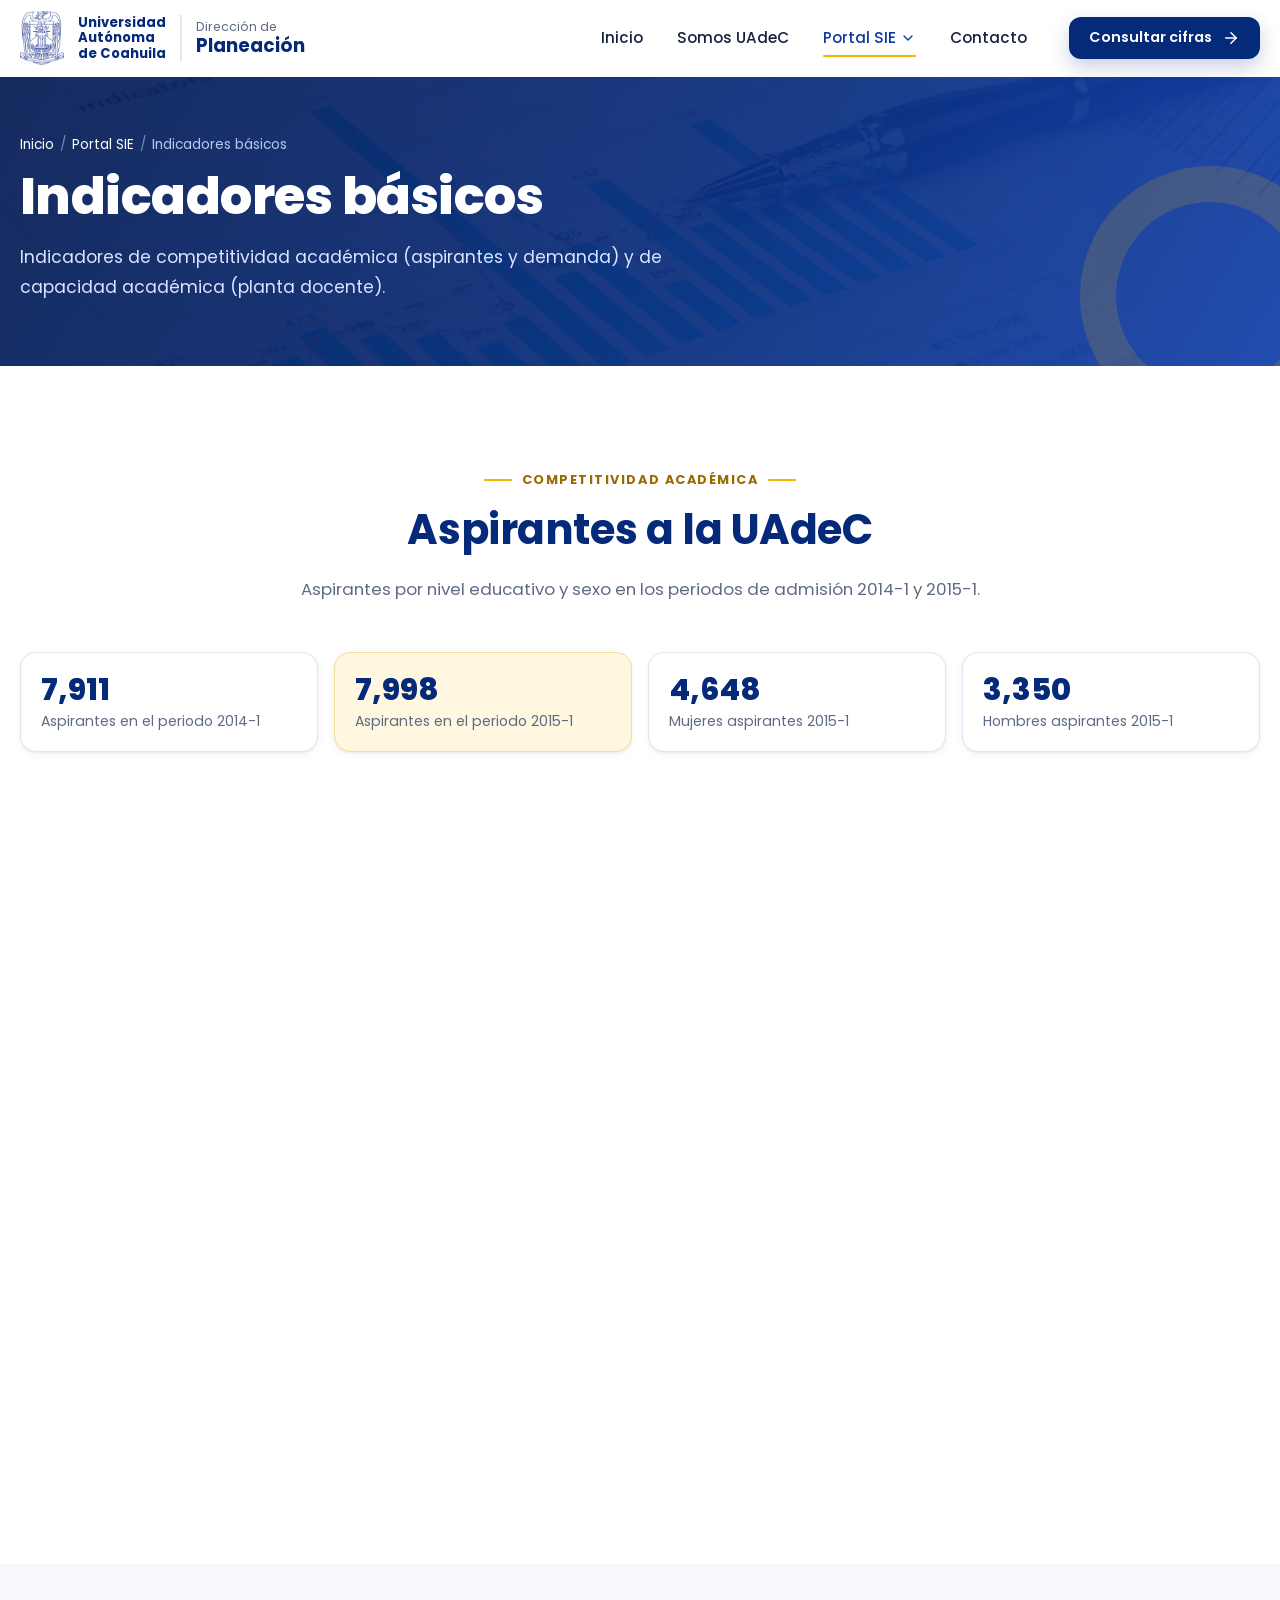
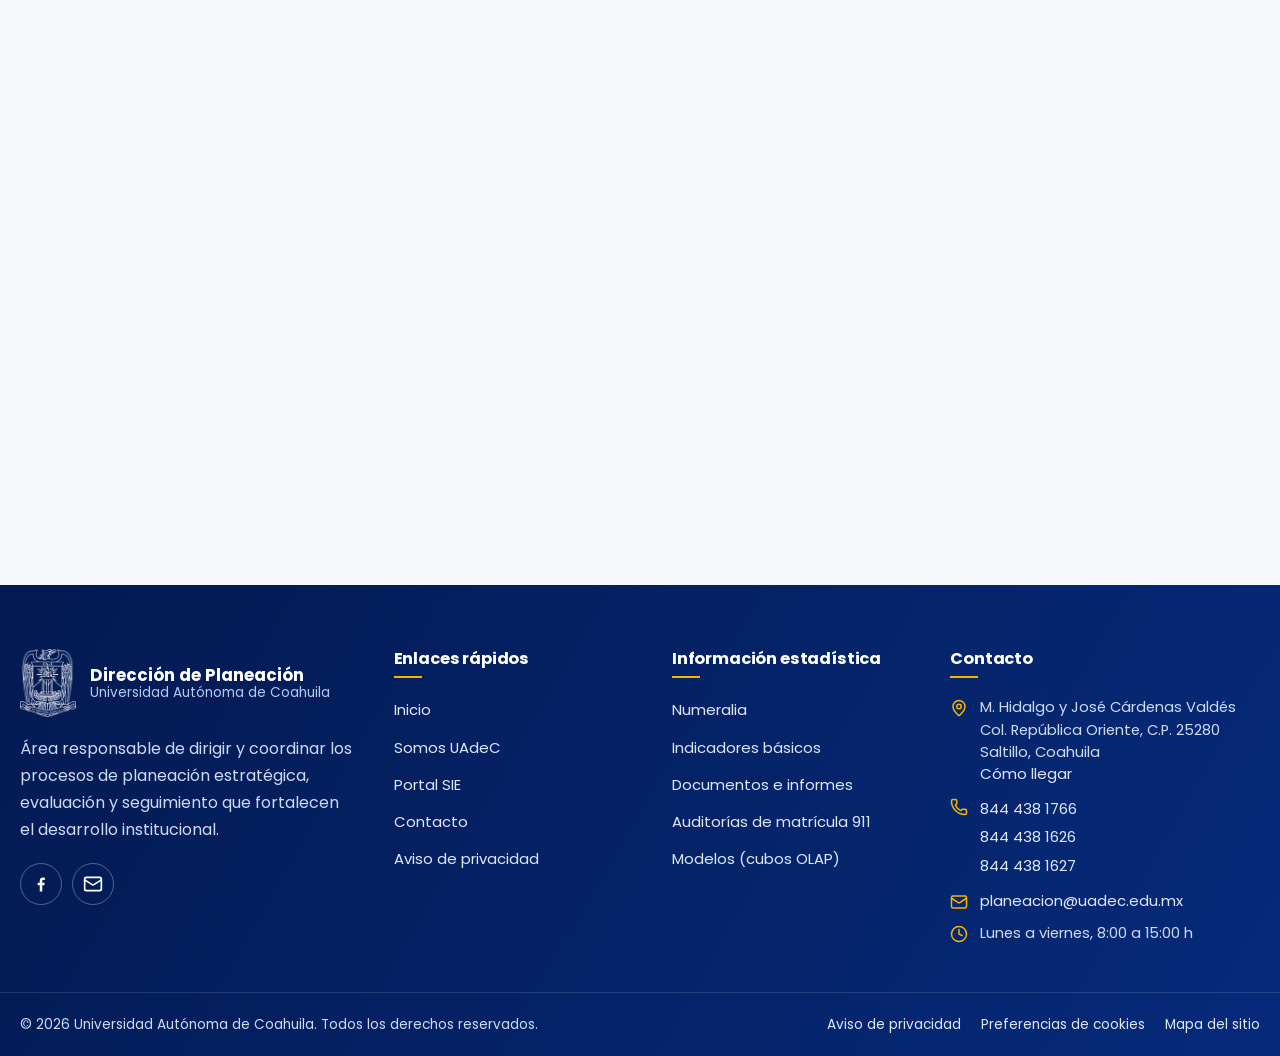
<file: newVersion/sitio/indicadores.html>
<!DOCTYPE html>
<html lang="es-MX">
<head>
<meta charset="utf-8">
<meta name="viewport" content="width=device-width, initial-scale=1">
<meta http-equiv="Content-Security-Policy" content="default-src 'self'; script-src 'self'; style-src 'self'; img-src 'self' data:; font-src 'self'; connect-src 'self'; object-src 'none'; base-uri 'self'; form-action 'self' mailto:; manifest-src 'self'">
<meta name="referrer" content="strict-origin-when-cross-origin">
<title>Indicadores básicos: aspirantes y planta docente | Dirección de Planeación UAdeC</title>
<meta name="description" content="Indicadores de la UAdeC: aspirantes por nivel y sexo, carreras con mayor demanda y distribución de la planta docente.">
<meta name="robots" content="index, follow, max-image-preview:large">
<link rel="canonical" href="https://planeacion.uadec.mx/indicadores.html">
<meta name="theme-color" content="#062a7a">
<meta name="author" content="Dirección de Planeación, Universidad Autónoma de Coahuila">
<meta property="og:type" content="website">
<meta property="og:locale" content="es_MX">
<meta property="og:site_name" content="Dirección de Planeación UAdeC">
<meta property="og:title" content="Indicadores básicos: aspirantes y planta docente | Dirección de Planeación UAdeC">
<meta property="og:description" content="Indicadores de la UAdeC: aspirantes por nivel y sexo, carreras con mayor demanda y distribución de la planta docente.">
<meta property="og:url" content="https://planeacion.uadec.mx/indicadores.html">
<meta property="og:image" content="https://planeacion.uadec.mx/assets/img/og-planeacion.jpg">
<meta property="og:image:width" content="1200">
<meta property="og:image:height" content="630">
<meta property="og:image:alt" content="Edificio de la Dirección de Planeación de la UAdeC">
<meta name="twitter:card" content="summary_large_image">
<link rel="icon" href="favicon.ico" sizes="32x32">
<link rel="icon" type="image/png" sizes="192x192" href="assets/img/icon-192.png">
<link rel="apple-touch-icon" href="assets/img/icon-180.png">
<link rel="manifest" href="site.webmanifest">
<link rel="preload" href="assets/fonts/poppins-latin-400-normal.woff2" as="font" type="font/woff2" crossorigin>
<link rel="preload" href="assets/fonts/poppins-latin-700-normal.woff2" as="font" type="font/woff2" crossorigin>
<link rel="stylesheet" href="assets/css/main.css?v=20261107">
<script src="assets/js/boot.js?v=20261107"></script>
<script src="assets/js/main.js?v=20261107" defer></script>
</head>
<body data-icons="assets/img/icons.svg">
<a class="skip-link" href="#contenido">Saltar al contenido</a>
<header class="site-header">
  <div class="container header-inner">
    <a class="brand" href="index.html">
      <img src="assets/img/escudo-uadec.webp" width="120" height="145" alt="">
      <span class="brand-uni">Universidad<br>Autónoma<br>de Coahuila</span>
      <span class="brand-dep">Dirección de<strong>Planeación</strong></span>
    </a>
    <button class="nav-toggle" type="button" aria-expanded="false" aria-controls="main-nav" aria-label="Abrir menú de navegación">
      <svg class="i-open" aria-hidden="true" focusable="false"><use href="assets/img/icons.svg#i-menu"></use></svg><svg class="i-close" aria-hidden="true" focusable="false"><use href="assets/img/icons.svg#i-x"></use></svg>
    </button>
    <nav id="main-nav" class="main-nav" aria-label="Principal">
      <ul class="nav-list">
        <li><a class="nav-link" href="index.html">Inicio</a></li>
        <li><a class="nav-link" href="somos-uadec.html">Somos UAdeC</a></li>
        <li class="has-sub"><button class="nav-link is-active" type="button" aria-expanded="false" aria-controls="sub-sie">Portal SIE<svg class="icon" aria-hidden="true" focusable="false"><use href="assets/img/icons.svg#i-chevron-down"></use></svg></button>
          <ul class="subnav" id="sub-sie"><li><a href="sie.html"><svg class="icon" aria-hidden="true" focusable="false"><use href="assets/img/icons.svg#i-database"></use></svg><span>¿Qué es el SIE?</span></a></li><li><a href="numeralia.html"><svg class="icon" aria-hidden="true" focusable="false"><use href="assets/img/icons.svg#i-list-ordered"></use></svg><span>Numeralia</span></a></li><li><a href="indicadores.html" aria-current="page"><svg class="icon" aria-hidden="true" focusable="false"><use href="assets/img/icons.svg#i-chart-no-axes-combined"></use></svg><span>Indicadores básicos</span></a></li><li><a href="documentos.html"><svg class="icon" aria-hidden="true" focusable="false"><use href="assets/img/icons.svg#i-file-text"></use></svg><span>Documentos e informes</span></a></li><li><a href="auditorias.html"><svg class="icon" aria-hidden="true" focusable="false"><use href="assets/img/icons.svg#i-clipboard-check"></use></svg><span>Auditorías de matrícula 911</span></a></li><li><a href="cubos.html"><svg class="icon" aria-hidden="true" focusable="false"><use href="assets/img/icons.svg#i-box"></use></svg><span>Modelos (cubos OLAP)</span></a></li></ul>
        </li>
        <li><a class="nav-link" href="contacto.html">Contacto</a></li>
      </ul>
      <div class="nav-cta"><a class="btn btn--primary" href="numeralia.html">Consultar cifras <svg class="icon" aria-hidden="true" focusable="false"><use href="assets/img/icons.svg#i-arrow-right"></use></svg></a></div>
    </nav>
  </div>
</header>
<main id="contenido" tabindex="-1">
<section class="page-hero">
  <div class="container hero-anim">
    <nav aria-label="Ruta de navegación"><ol class="breadcrumb"><li><a href="index.html">Inicio</a></li><li><a href="sie.html">Portal SIE</a></li><li aria-current="page">Indicadores básicos</li></ol></nav>
    <h1>Indicadores básicos</h1>
    <p>Indicadores de competitividad académica (aspirantes y demanda) y de capacidad académica (planta docente).</p>
  </div>
</section>
<section class="section">
  <div class="container">
    <div class="section-head reveal"><span class="eyebrow">Competitividad académica</span><h2>Aspirantes a la UAdeC</h2><p>Aspirantes por nivel educativo y sexo en los periodos de admisión 2014-1 y 2015-1.</p></div>
    <div class="kpis reveal">
      <div class="kpi"><strong data-count="20997">20,997</strong><span>Aspirantes en el periodo 2014-1</span></div><div class="kpi kpi--gold"><strong data-count="21230">21,230</strong><span>Aspirantes en el periodo 2015-1</span></div><div class="kpi"><strong data-count="12337">12,337</strong><span>Mujeres aspirantes 2015-1</span></div><div class="kpi"><strong data-count="8893">8,893</strong><span>Hombres aspirantes 2015-1</span></div>
    </div>
    <div class="table-wrap panel-block reveal">
      <table>
        <caption>Aspirantes por nivel educativo y sexo</caption>
        <thead><tr><th scope="col" rowspan="2">Nivel</th><th scope="colgroup" colspan="3">2014-1</th><th scope="colgroup" colspan="3">2015-1</th></tr>
        <tr><th scope="col">Mujeres</th><th scope="col">Hombres</th><th scope="col">Total</th><th scope="col">Mujeres</th><th scope="col">Hombres</th><th scope="col">Total</th></tr></thead>
        <tbody><tr><th scope="row">Bachillerato</th><td>4,583</td><td>3,249</td><td>7,832</td><td>4,406</td><td>3,143</td><td>7,549</td></tr><tr><th scope="row">Licenciatura</th><td>7,720</td><td>5,445</td><td>13,165</td><td>7,931</td><td>5,750</td><td>13,681</td></tr></tbody>
        <tfoot><tr><th scope="row">Total</th><td>12,303</td><td>8,694</td><td>20,997</td><td>12,337</td><td>8,893</td><td>21,230</td></tr></tfoot>
      </table>
    </div>
    <div class="gallery panel-block">
      <figure class="figure reveal">
  <button type="button" data-lightbox="assets/img/aspirantes-grafica.webp" data-caption="Aspirantes a la UAdeC por sexo y nivel, 2014-1 y 2015-1"><img src="assets/img/aspirantes-grafica.webp" width="898" height="532" alt="Aspirantes a la UAdeC por sexo y nivel, 2014-1 y 2015-1" loading="lazy" decoding="async"><span class="sr-only"> (ampliar imagen)</span></button>
  <figcaption>Aspirantes a la UAdeC por sexo y nivel, 2014-1 y 2015-1</figcaption>
</figure>
      <figure class="figure reveal">
  <button type="button" data-lightbox="assets/img/aspirantes-demanda-unidad.webp" data-caption="Carreras con mayor demanda de aspirantes"><img src="assets/img/aspirantes-demanda-unidad.webp" width="1260" height="938" alt="Carreras con mayor demanda de aspirantes" loading="lazy" decoding="async"><span class="sr-only"> (ampliar imagen)</span></button>
  <figcaption>Carreras con mayor demanda de aspirantes</figcaption>
</figure>
      <figure class="figure reveal">
  <button type="button" data-lightbox="assets/img/aspirantes-demanda-general.webp" data-caption="Carreras con mayor demanda: comparativo general"><img src="assets/img/aspirantes-demanda-general.webp" width="1223" height="830" alt="Carreras con mayor demanda: comparativo general" loading="lazy" decoding="async"><span class="sr-only"> (ampliar imagen)</span></button>
  <figcaption>Carreras con mayor demanda: comparativo general</figcaption>
</figure>
    </div>
  </div>
</section>
<section class="section section--tint">
  <div class="container split">
    <div class="prose reveal"><span class="eyebrow">Capacidad académica</span><h2>Distribución de la planta docente</h2><p>Profesores de tiempo completo y de tiempo parcial por nivel educativo. La información detallada por ciclo se encuentra en la <a href="numeralia.html">numeralia</a>.</p><a class="link-arrow" href="numeralia.html">Ver personal académico por ciclo <svg class="icon" aria-hidden="true" focusable="false"><use href="assets/img/icons.svg#i-arrow-up-right"></use></svg></a></div>
    <figure class="figure figure--wide reveal">
  <button type="button" data-lightbox="assets/img/planta-docente.webp" data-caption="Distribución de la planta docente por nivel y tipo de contratación"><img src="assets/img/planta-docente.webp" width="1112" height="689" alt="Distribución de la planta docente por nivel y tipo de contratación" loading="lazy" decoding="async"><span class="sr-only"> (ampliar imagen)</span></button>
  <figcaption>Distribución de la planta docente por nivel y tipo de contratación</figcaption>
</figure>
  </div>
</section>
</main>
<footer class="site-footer">
  <div class="container footer-top">
    <div>
      <div class="footer-brand">
        <img src="assets/img/escudo-uadec-blanco.webp" width="120" height="145" alt="" loading="lazy">
        <span>Dirección de Planeación<small>Universidad Autónoma de Coahuila</small></span>
      </div>
      <p>Área responsable de dirigir y coordinar los procesos de planeación estratégica, evaluación y seguimiento que fortalecen el desarrollo institucional.</p>
      <div class="social">
        <a href="https://www.facebook.com/profile.php?id=100064146907208" target="_blank" rel="noopener noreferrer" aria-label="Facebook de la Dirección de Planeación (se abre en otra pestaña)"><svg class="icon" aria-hidden="true" focusable="false"><use href="assets/img/icons.svg#i-facebook"></use></svg></a>
        <a href="mailto:planeacion@uadec.edu.mx" aria-label="Enviar correo a la Dirección de Planeación"><svg class="icon" aria-hidden="true" focusable="false"><use href="assets/img/icons.svg#i-mail"></use></svg></a>
      </div>
    </div>
    <div>
      <h2>Enlaces rápidos</h2>
      <ul>
        <li><a href="index.html">Inicio</a></li>
        <li><a href="somos-uadec.html">Somos UAdeC</a></li>
        <li><a href="sie.html">Portal SIE</a></li>
        <li><a href="contacto.html">Contacto</a></li>
        <li><a href="aviso-de-privacidad.html">Aviso de privacidad</a></li>
      </ul>
    </div>
    <div>
      <h2>Información estadística</h2>
      <ul><li><a href="numeralia.html">Numeralia</a></li><li><a href="indicadores.html">Indicadores básicos</a></li><li><a href="documentos.html">Documentos e informes</a></li><li><a href="auditorias.html">Auditorías de matrícula 911</a></li><li><a href="cubos.html">Modelos (cubos OLAP)</a></li></ul>
    </div>
    <div>
      <h2>Contacto</h2>
      <ul class="footer-contact">
        <li><svg class="icon" aria-hidden="true" focusable="false"><use href="assets/img/icons.svg#i-map-pin"></use></svg><span>M. Hidalgo y José Cárdenas Valdés<br>Col. República Oriente, C.P. 25280<br>Saltillo, Coahuila<br><a href="https://www.google.com/maps/search/?api=1&query=Direcci%C3%B3n+de+Planeaci%C3%B3n+UAdeC+Saltillo" target="_blank" rel="noopener noreferrer">Cómo llegar</a></span></li>
        <li><svg class="icon" aria-hidden="true" focusable="false"><use href="assets/img/icons.svg#i-phone"></use></svg><span><a href="tel:+528444381766">844 438 1766</a><br><a href="tel:+528444381626">844 438 1626</a><br><a href="tel:+528444381627">844 438 1627</a></span></li>
        <li><svg class="icon" aria-hidden="true" focusable="false"><use href="assets/img/icons.svg#i-mail"></use></svg><a href="mailto:planeacion@uadec.edu.mx">planeacion@uadec.edu.mx</a></li>
        <li><svg class="icon" aria-hidden="true" focusable="false"><use href="assets/img/icons.svg#i-clock"></use></svg><span>Lunes a viernes, 8:00 a 15:00 h</span></li>
      </ul>
    </div>
  </div>
  <div class="footer-bottom">
    <div class="container">
      <span>© <span data-year>2026</span> Universidad Autónoma de Coahuila. Todos los derechos reservados.</span>
      <div class="footer-links">
        <a href="aviso-de-privacidad.html">Aviso de privacidad</a>
        <button type="button" data-open-cookies>Preferencias de cookies</button>
        <a href="sitemap.xml">Mapa del sitio</a>
      </div>
    </div>
  </div>
</footer>
<div class="cookie-banner" id="cookie-banner" role="region" aria-label="Aviso de cookies" hidden>
  <h2><svg class="icon" aria-hidden="true" focusable="false"><use href="assets/img/icons.svg#i-cookie"></use></svg>Tu privacidad importa</h2>
  <p>Este sitio <strong>no usa cookies de rastreo ni publicidad</strong>. Solo guardamos en tu navegador tu elección sobre este aviso. Si en el futuro activamos estadísticas de visitas, solo se cargarán con tu permiso. Consulta nuestra <a href="aviso-de-privacidad.html#cookies">política de cookies</a>.</p>
  <div class="cookie-prefs" id="cookie-prefs" hidden>
    <div class="pref"><div><strong>Necesarias</strong><span>Recuerdan tu elección de privacidad. Siempre activas.</span></div><label class="switch"><input type="checkbox" checked disabled aria-label="Almacenamiento necesario (siempre activo)"><i></i></label></div>
    <div class="pref"><div><strong>Estadísticas</strong><span>Medición anónima de visitas para mejorar el sitio. Actualmente no hay ningún servicio activo.</span></div><label class="switch"><input type="checkbox" id="pref-analytics" aria-label="Permitir estadísticas anónimas"><i></i></label></div>
  </div>
  <div class="cookie-actions">
    <button class="btn btn--primary" type="button" data-cookie="accept">Aceptar</button>
    <button class="btn btn--ghost" type="button" data-cookie="reject">Solo necesarias</button>
    <button class="btn btn--ghost" type="button" data-cookie="config">Configurar</button>
    <button class="btn btn--primary" type="button" data-cookie="save" hidden>Guardar preferencias</button>
  </div>
</div>
<button class="to-top" type="button" aria-label="Volver arriba"><svg class="icon" aria-hidden="true" focusable="false"><use href="assets/img/icons.svg#i-arrow-up"></use></svg></button>
</body>
</html>
</file>
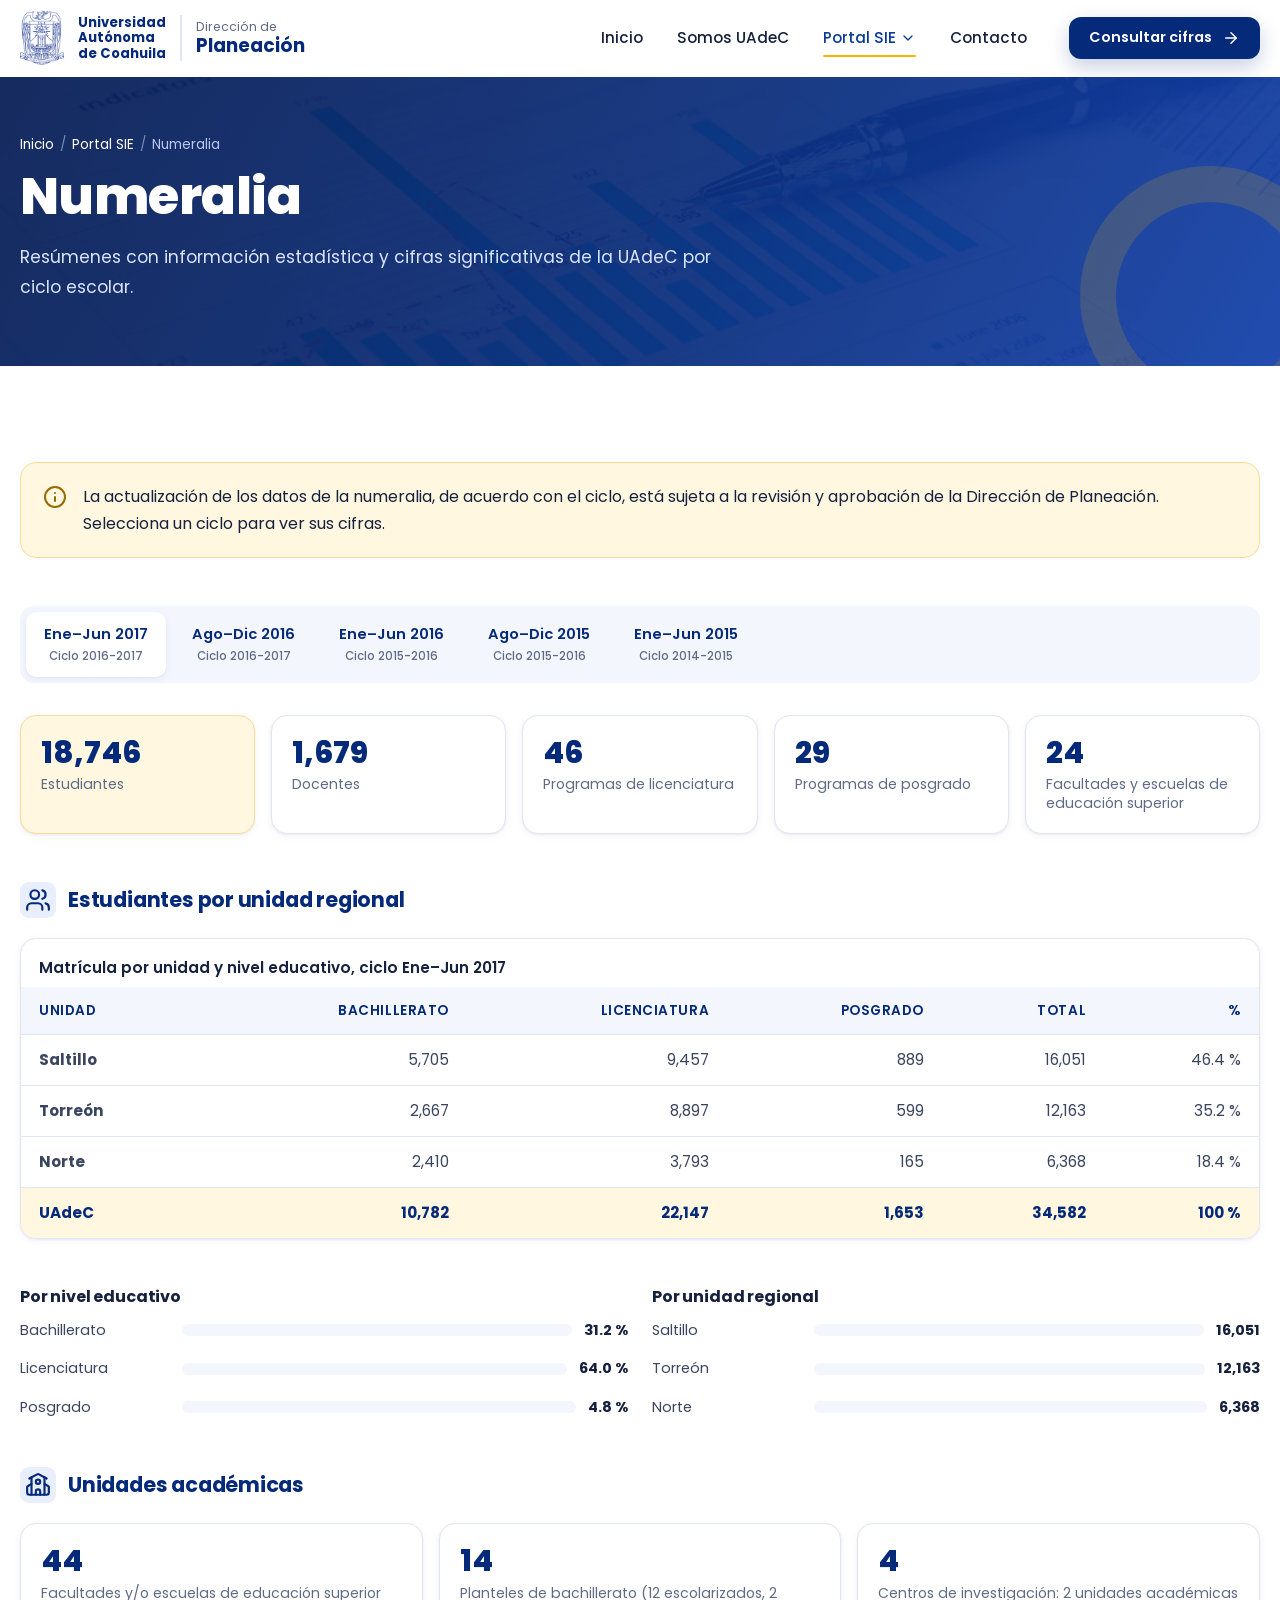
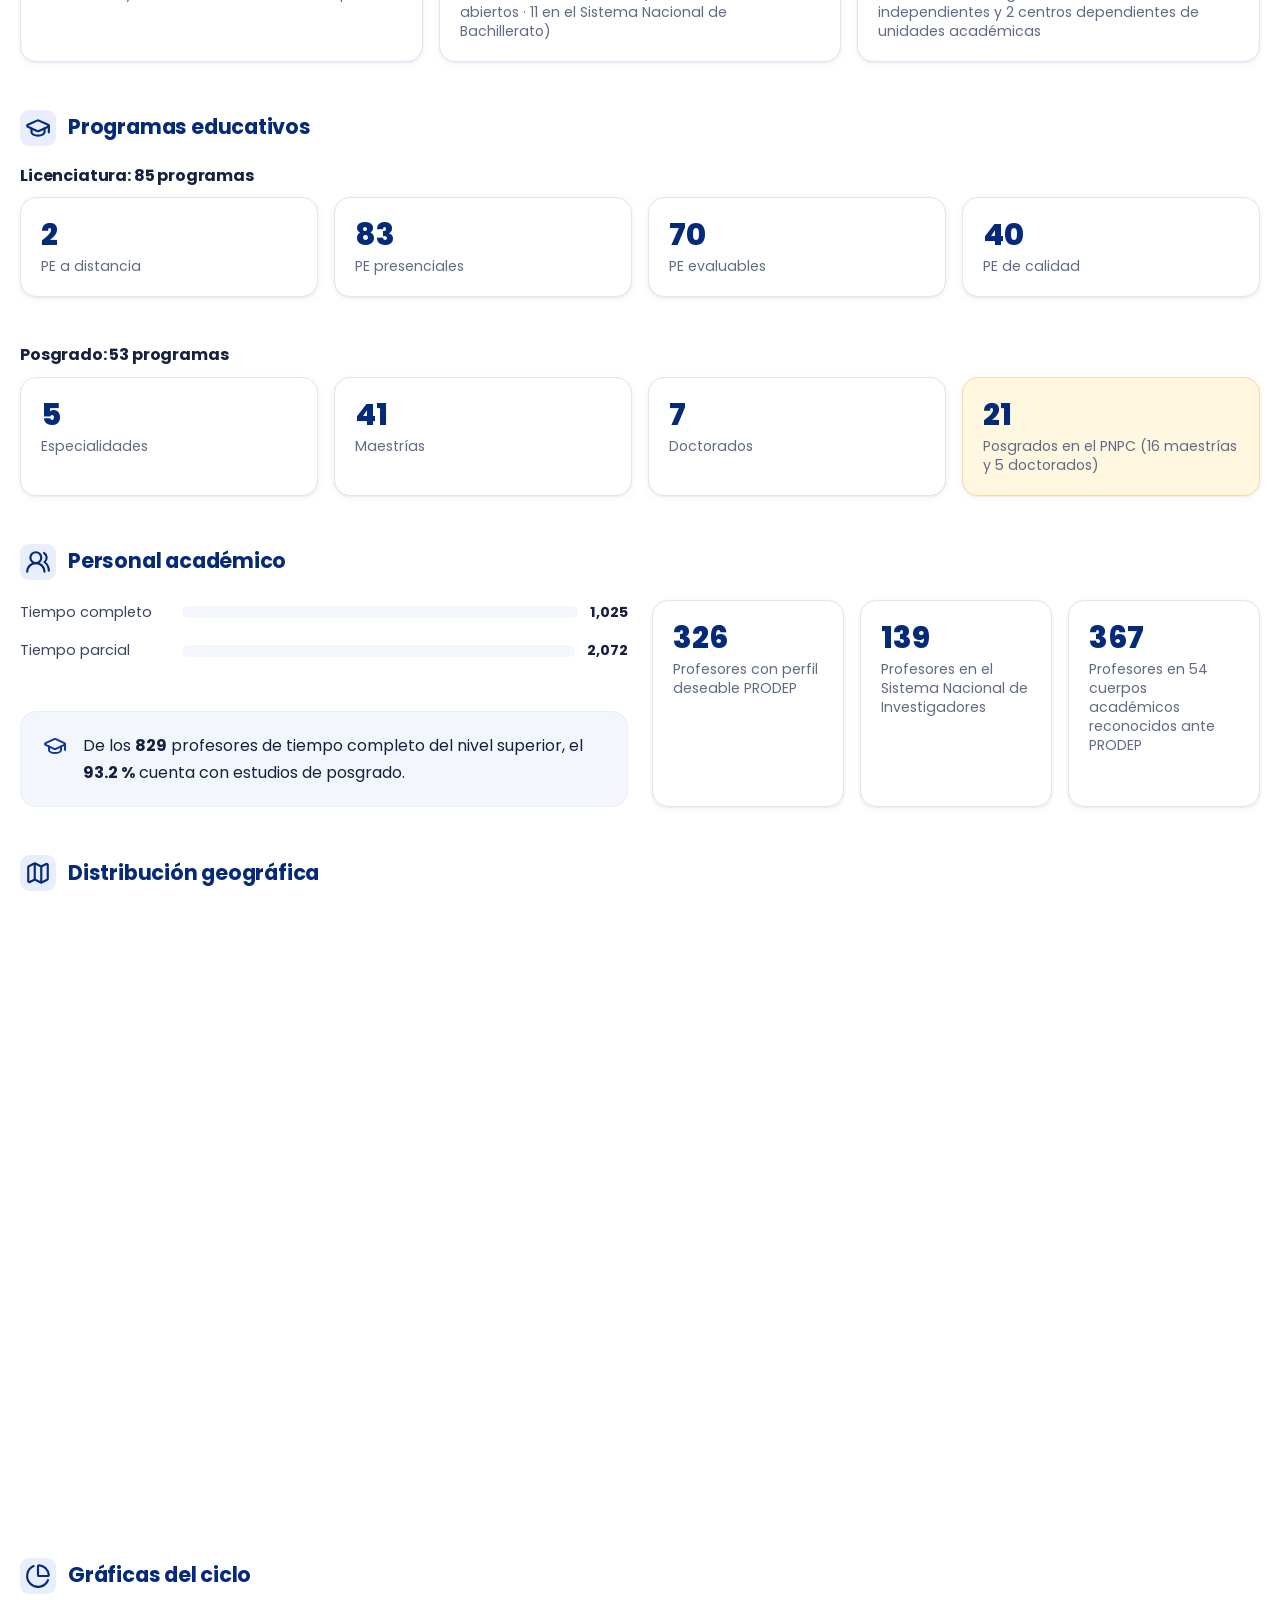
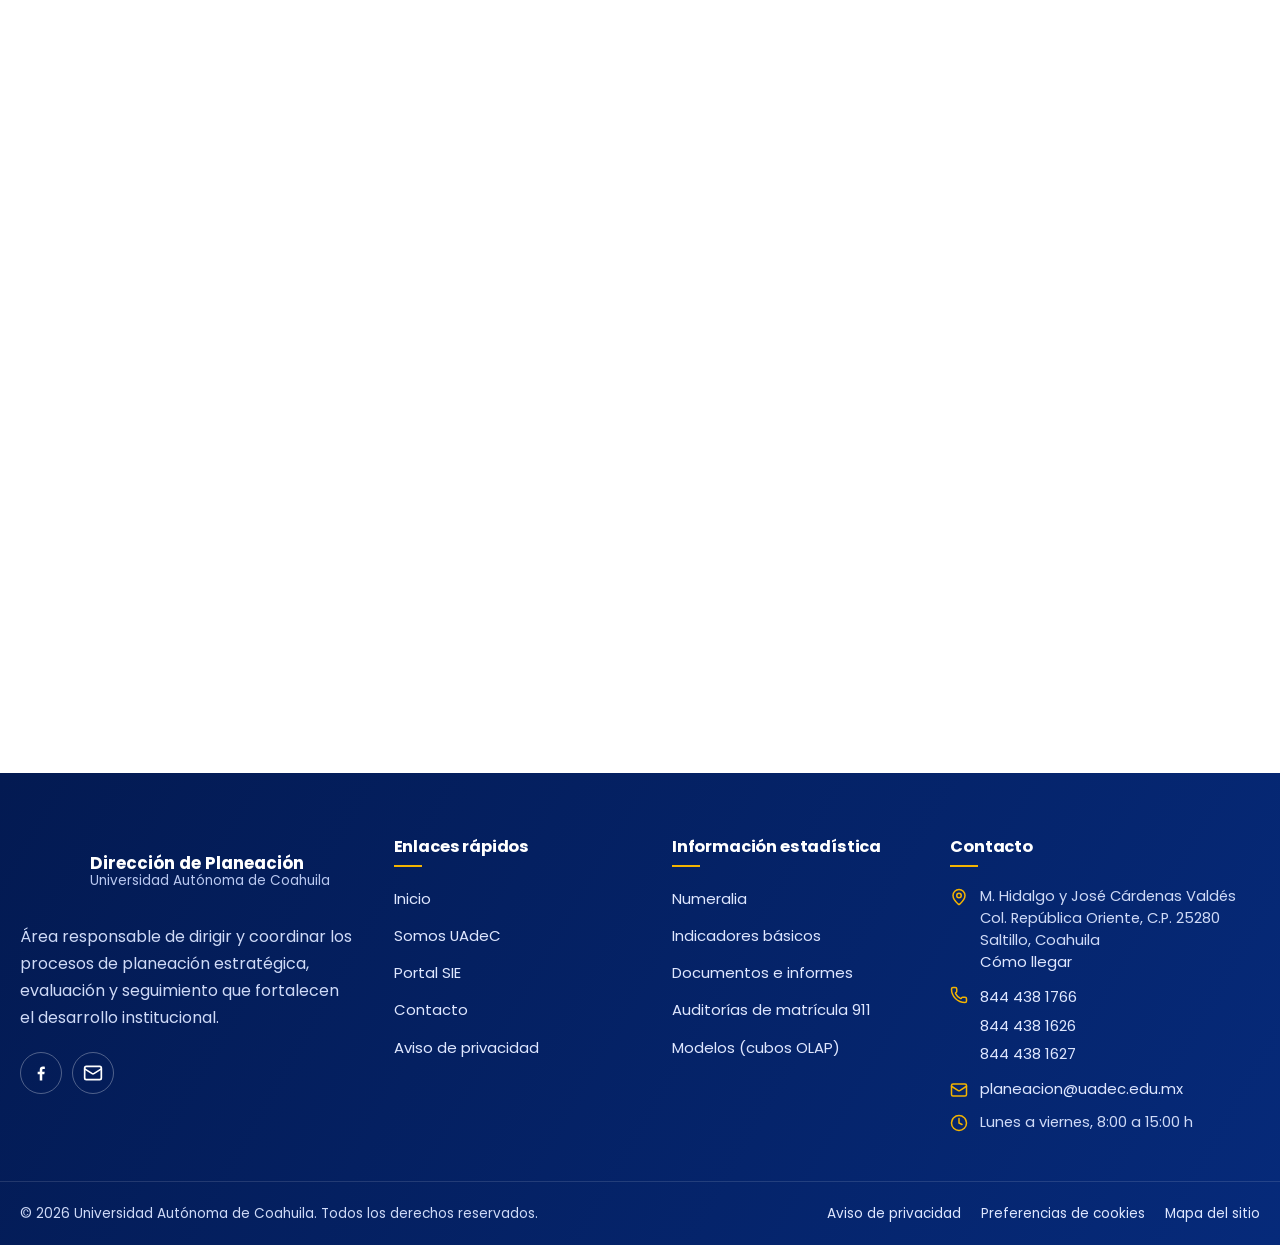
<file: newVersion/sitio/numeralia.html>
<!DOCTYPE html>
<html lang="es-MX">
<head>
<meta charset="utf-8">
<meta name="viewport" content="width=device-width, initial-scale=1">
<meta http-equiv="Content-Security-Policy" content="default-src 'self'; script-src 'self'; style-src 'self'; img-src 'self' data:; font-src 'self'; connect-src 'self'; object-src 'none'; base-uri 'self'; form-action 'self' mailto:; manifest-src 'self'">
<meta name="referrer" content="strict-origin-when-cross-origin">
<title>Numeralia: la UAdeC en números</title>
<meta name="description" content="Cifras de la Universidad Autónoma de Coahuila por ciclo escolar: estudiantes por unidad, programas educativos, personal académico, becas y cuerpos académicos.">
<meta name="robots" content="index, follow, max-image-preview:large">
<link rel="canonical" href="https://planeacion.uadec.mx/numeralia.html">
<meta name="theme-color" content="#062a7a">
<meta name="author" content="Dirección de Planeación, Universidad Autónoma de Coahuila">
<meta property="og:type" content="website">
<meta property="og:locale" content="es_MX">
<meta property="og:site_name" content="Dirección de Planeación UAdeC">
<meta property="og:title" content="Numeralia: la UAdeC en números">
<meta property="og:description" content="Cifras de la Universidad Autónoma de Coahuila por ciclo escolar: estudiantes por unidad, programas educativos, personal académico, becas y cuerpos académicos.">
<meta property="og:url" content="https://planeacion.uadec.mx/numeralia.html">
<meta property="og:image" content="https://planeacion.uadec.mx/assets/img/og-planeacion.jpg">
<meta property="og:image:width" content="1200">
<meta property="og:image:height" content="630">
<meta property="og:image:alt" content="Edificio de la Dirección de Planeación de la UAdeC">
<meta name="twitter:card" content="summary_large_image">
<link rel="icon" href="favicon.ico" sizes="32x32">
<link rel="icon" type="image/png" sizes="192x192" href="assets/img/icon-192.png">
<link rel="apple-touch-icon" href="assets/img/icon-180.png">
<link rel="manifest" href="site.webmanifest">
<link rel="preload" href="assets/fonts/poppins-latin-400-normal.woff2" as="font" type="font/woff2" crossorigin>
<link rel="preload" href="assets/fonts/poppins-latin-700-normal.woff2" as="font" type="font/woff2" crossorigin>
<link rel="stylesheet" href="assets/css/main.css?v=20261107">
<script src="assets/js/boot.js?v=20261107"></script>
<script src="assets/js/main.js?v=20261107" defer></script>
</head>
<body data-icons="assets/img/icons.svg">
<a class="skip-link" href="#contenido">Saltar al contenido</a>
<header class="site-header">
  <div class="container header-inner">
    <a class="brand" href="index.html">
      <img src="assets/img/escudo-uadec.webp" width="120" height="145" alt="">
      <span class="brand-uni">Universidad<br>Autónoma<br>de Coahuila</span>
      <span class="brand-dep">Dirección de<strong>Planeación</strong></span>
    </a>
    <button class="nav-toggle" type="button" aria-expanded="false" aria-controls="main-nav" aria-label="Abrir menú de navegación">
      <svg class="i-open" aria-hidden="true" focusable="false"><use href="assets/img/icons.svg#i-menu"></use></svg><svg class="i-close" aria-hidden="true" focusable="false"><use href="assets/img/icons.svg#i-x"></use></svg>
    </button>
    <nav id="main-nav" class="main-nav" aria-label="Principal">
      <ul class="nav-list">
        <li><a class="nav-link" href="index.html">Inicio</a></li>
        <li><a class="nav-link" href="somos-uadec.html">Somos UAdeC</a></li>
        <li class="has-sub"><button class="nav-link is-active" type="button" aria-expanded="false" aria-controls="sub-sie">Portal SIE<svg class="icon" aria-hidden="true" focusable="false"><use href="assets/img/icons.svg#i-chevron-down"></use></svg></button>
          <ul class="subnav" id="sub-sie"><li><a href="sie.html"><svg class="icon" aria-hidden="true" focusable="false"><use href="assets/img/icons.svg#i-database"></use></svg><span>¿Qué es el SIE?</span></a></li><li><a href="numeralia.html" aria-current="page"><svg class="icon" aria-hidden="true" focusable="false"><use href="assets/img/icons.svg#i-list-ordered"></use></svg><span>Numeralia</span></a></li><li><a href="indicadores.html"><svg class="icon" aria-hidden="true" focusable="false"><use href="assets/img/icons.svg#i-chart-no-axes-combined"></use></svg><span>Indicadores básicos</span></a></li><li><a href="documentos.html"><svg class="icon" aria-hidden="true" focusable="false"><use href="assets/img/icons.svg#i-file-text"></use></svg><span>Documentos e informes</span></a></li><li><a href="auditorias.html"><svg class="icon" aria-hidden="true" focusable="false"><use href="assets/img/icons.svg#i-clipboard-check"></use></svg><span>Auditorías de matrícula 911</span></a></li><li><a href="cubos.html"><svg class="icon" aria-hidden="true" focusable="false"><use href="assets/img/icons.svg#i-box"></use></svg><span>Modelos (cubos OLAP)</span></a></li></ul>
        </li>
        <li><a class="nav-link" href="contacto.html">Contacto</a></li>
      </ul>
      <div class="nav-cta"><a class="btn btn--primary" href="numeralia.html">Consultar cifras <svg class="icon" aria-hidden="true" focusable="false"><use href="assets/img/icons.svg#i-arrow-right"></use></svg></a></div>
    </nav>
  </div>
</header>
<main id="contenido" tabindex="-1">
<section class="page-hero">
  <div class="container hero-anim">
    <nav aria-label="Ruta de navegación"><ol class="breadcrumb"><li><a href="index.html">Inicio</a></li><li><a href="sie.html">Portal SIE</a></li><li aria-current="page">Numeralia</li></ol></nav>
    <h1>Numeralia</h1>
    <p>Resúmenes con información estadística y cifras significativas de la UAdeC por ciclo escolar.</p>
  </div>
</section>
<section class="section">
  <div class="container">
    <div class="callout callout--gold reveal"><svg class="icon" aria-hidden="true" focusable="false"><use href="assets/img/icons.svg#i-info"></use></svg><p>La actualización de los datos de la numeralia, de acuerdo con el ciclo, está sujeta a la revisión y aprobación de la Dirección de Planeación. Selecciona un ciclo para ver sus cifras.</p></div>
    <div class="panel-block">
      <div class="tabs" role="tablist" aria-label="Ciclos escolares"><button class="tab" role="tab" id="tab-ciclo-2017-1" aria-controls="ciclo-2017-1" aria-selected="true" tabindex="0" type="button">Ene–Jun 2017<small>Ciclo 2016-2017</small></button><button class="tab" role="tab" id="tab-ciclo-2016-2" aria-controls="ciclo-2016-2" aria-selected="false" tabindex="-1" type="button">Ago–Dic 2016<small>Ciclo 2016-2017</small></button><button class="tab" role="tab" id="tab-ciclo-2016-1" aria-controls="ciclo-2016-1" aria-selected="false" tabindex="-1" type="button">Ene–Jun 2016<small>Ciclo 2015-2016</small></button><button class="tab" role="tab" id="tab-ciclo-2015-2" aria-controls="ciclo-2015-2" aria-selected="false" tabindex="-1" type="button">Ago–Dic 2015<small>Ciclo 2015-2016</small></button><button class="tab" role="tab" id="tab-ciclo-2015-1" aria-controls="ciclo-2015-1" aria-selected="false" tabindex="-1" type="button">Ene–Jun 2015<small>Ciclo 2014-2015</small></button></div>
      <div class="tab-panel" role="tabpanel" id="ciclo-2017-1" aria-labelledby="tab-ciclo-2017-1" tabindex="0">
  <h2 class="sr-only">Numeralia del ciclo Ene–Jun 2017 (2016-2017)</h2>
  <div class="kpis">
    <div class="kpi kpi--gold"><strong data-count="34582">34,582</strong><span>Estudiantes</span></div><div class="kpi"><strong data-count="3097">3,097</strong><span>Docentes</span></div><div class="kpi"><strong data-count="85">85</strong><span>Programas de licenciatura</span></div><div class="kpi"><strong data-count="53">53</strong><span>Programas de posgrado</span></div><div class="kpi"><strong data-count="44">44</strong><span>Facultades y escuelas de educación superior</span></div>
  </div>

  <div class="panel-block">
    <h3 class="panel-title"><svg class="icon" aria-hidden="true" focusable="false"><use href="assets/img/icons.svg#i-users"></use></svg>Estudiantes por unidad regional</h3>
    <div class="table-wrap">
      <table>
        <caption>Matrícula por unidad y nivel educativo, ciclo Ene–Jun 2017</caption>
        <thead><tr><th scope="col">Unidad</th><th scope="col">Bachillerato</th><th scope="col">Licenciatura</th><th scope="col">Posgrado</th><th scope="col">Total</th><th scope="col">%</th></tr></thead>
        <tbody><tr><th scope="row">Saltillo</th><td>5,705</td><td>9,457</td><td>889</td><td>16,051</td><td>46.4&nbsp;%</td></tr><tr><th scope="row">Torreón</th><td>2,667</td><td>8,897</td><td>599</td><td>12,163</td><td>35.2&nbsp;%</td></tr><tr><th scope="row">Norte</th><td>2,410</td><td>3,793</td><td>165</td><td>6,368</td><td>18.4&nbsp;%</td></tr></tbody>
        <tfoot><tr><th scope="row">UAdeC</th><td>10,782</td><td>22,147</td><td>1,653</td><td>34,582</td><td>100&nbsp;%</td></tr></tfoot>
      </table>
    </div>
    <div class="grid-2 panel-block">
      <div><h4>Por nivel educativo</h4><div class="bars"><div class="bar-row"><span>Bachillerato</span><span class="bar-track"><span class="bar-fill" data-value="10782" data-max="34582"></span></span><strong>31.2&nbsp;%</strong></div><div class="bar-row"><span>Licenciatura</span><span class="bar-track"><span class="bar-fill bar-fill--gold" data-value="22147" data-max="34582"></span></span><strong>64.0&nbsp;%</strong></div><div class="bar-row"><span>Posgrado</span><span class="bar-track"><span class="bar-fill bar-fill--soft" data-value="1653" data-max="34582"></span></span><strong>4.8&nbsp;%</strong></div></div></div>
      <div><h4>Por unidad regional</h4><div class="bars"><div class="bar-row"><span>Saltillo</span><span class="bar-track"><span class="bar-fill" data-value="16051" data-max="34582"></span></span><strong>16,051</strong></div><div class="bar-row"><span>Torreón</span><span class="bar-track"><span class="bar-fill" data-value="12163" data-max="34582"></span></span><strong>12,163</strong></div><div class="bar-row"><span>Norte</span><span class="bar-track"><span class="bar-fill" data-value="6368" data-max="34582"></span></span><strong>6,368</strong></div></div></div>
    </div>
  </div>

  <div class="panel-block">
    <h3 class="panel-title"><svg class="icon" aria-hidden="true" focusable="false"><use href="assets/img/icons.svg#i-school"></use></svg>Unidades académicas</h3>
    <div class="kpis">
      <div class="kpi"><strong data-count="44">44</strong><span>Facultades y/o escuelas de educación superior</span></div>
      <div class="kpi"><strong data-count="14">14</strong><span>Planteles de bachillerato (12 escolarizados, 2 abiertos · 11 en el Sistema Nacional de Bachillerato)</span></div>
      <div class="kpi"><strong>4</strong><span>Centros de investigación: 2 unidades académicas independientes y 2 centros dependientes de unidades académicas</span></div>
    </div>
  </div>

  <div class="panel-block">
    <h3 class="panel-title"><svg class="icon" aria-hidden="true" focusable="false"><use href="assets/img/icons.svg#i-graduation-cap"></use></svg>Programas educativos</h3>
    <h4>Licenciatura: 85 programas</h4>
    <div class="kpis"><div class="kpi"><strong data-count="2">2</strong><span>PE a distancia</span></div><div class="kpi"><strong data-count="83">83</strong><span>PE presenciales</span></div><div class="kpi"><strong data-count="70">70</strong><span>PE evaluables</span></div><div class="kpi"><strong data-count="40">40</strong><span>PE de calidad</span></div></div>
    <h4 class="panel-block">Posgrado: 53 programas</h4>
    <div class="kpis"><div class="kpi"><strong data-count="5">5</strong><span>Especialidades</span></div><div class="kpi"><strong data-count="41">41</strong><span>Maestrías</span></div><div class="kpi"><strong data-count="7">7</strong><span>Doctorados</span></div><div class="kpi kpi--gold"><strong data-count="21">21</strong><span>Posgrados en el PNPC (16 maestrías y 5 doctorados)</span></div></div>
  </div>

  <div class="panel-block">
    <h3 class="panel-title"><svg class="icon" aria-hidden="true" focusable="false"><use href="assets/img/icons.svg#i-users-round"></use></svg>Personal académico</h3>
    <div class="grid-2">
      <div>
        <div class="bars">
          <div class="bar-row"><span>Tiempo completo</span><span class="bar-track"><span class="bar-fill" data-value="1025" data-max="3097"></span></span><strong>1,025</strong></div>
          <div class="bar-row"><span>Tiempo parcial</span><span class="bar-track"><span class="bar-fill bar-fill--gold" data-value="2072" data-max="3097"></span></span><strong>2,072</strong></div>
        </div>
        <div class="callout panel-block"><svg class="icon" aria-hidden="true" focusable="false"><use href="assets/img/icons.svg#i-graduation-cap"></use></svg><p>De los <strong>829</strong> profesores de tiempo completo del nivel superior, el <strong>93.2&nbsp;%</strong> cuenta con estudios de posgrado.</p></div>
      </div>
      <div class="kpis">
        <div class="kpi"><strong data-count="326">326</strong><span>Profesores con perfil deseable PRODEP</span></div>
        <div class="kpi"><strong data-count="139">139</strong><span>Profesores en el Sistema Nacional de Investigadores</span></div>
        <div class="kpi"><strong data-count="367">367</strong><span>Profesores en 54 cuerpos académicos reconocidos ante PRODEP</span></div>
      </div>
    </div>
  </div>
  
  <div class="panel-block">
    <h3 class="panel-title"><svg class="icon" aria-hidden="true" focusable="false"><use href="assets/img/icons.svg#i-map"></use></svg>Distribución geográfica</h3>
    <figure class="figure figure--wide reveal">
  <button type="button" data-lightbox="assets/img/distribucion-2017.webp" data-caption="Distribución de las unidades académicas de la UAdeC en Coahuila"><img src="assets/img/distribucion-2017.webp" width="1026" height="741" alt="Distribución de las unidades académicas de la UAdeC en Coahuila" loading="lazy" decoding="async"><span class="sr-only"> (ampliar imagen)</span></button>
  <figcaption>Distribución de las unidades académicas de la UAdeC en Coahuila</figcaption>
</figure>
  </div>

  <div class="panel-block">
    <h3 class="panel-title"><svg class="icon" aria-hidden="true" focusable="false"><use href="assets/img/icons.svg#i-chart-pie"></use></svg>Gráficas del ciclo</h3>
    <div class="gallery"><figure class="figure reveal">
  <button type="button" data-lightbox="assets/img/alumnos-2017-1.webp" data-caption="Estudiantes por nivel educativo"><img src="assets/img/alumnos-2017-1.webp" width="548" height="311" alt="Estudiantes por nivel educativo" loading="lazy" decoding="async"><span class="sr-only"> (ampliar imagen)</span></button>
  <figcaption>Estudiantes por nivel educativo</figcaption>
</figure><figure class="figure reveal">
  <button type="button" data-lightbox="assets/img/docentes-2017-1.webp" data-caption="Profesores de tiempo completo y de tiempo parcial por nivel"><img src="assets/img/docentes-2017-1.webp" width="750" height="449" alt="Profesores de tiempo completo y de tiempo parcial por nivel" loading="lazy" decoding="async"><span class="sr-only"> (ampliar imagen)</span></button>
  <figcaption>Profesores de tiempo completo y de tiempo parcial por nivel</figcaption>
</figure><figure class="figure reveal">
  <button type="button" data-lightbox="assets/img/grado-2017-1.webp" data-caption="Profesores de tiempo completo por grado académico"><img src="assets/img/grado-2017-1.webp" width="644" height="345" alt="Profesores de tiempo completo por grado académico" loading="lazy" decoding="async"><span class="sr-only"> (ampliar imagen)</span></button>
  <figcaption>Profesores de tiempo completo por grado académico</figcaption>
</figure><figure class="figure reveal">
  <button type="button" data-lightbox="assets/img/ca-2017-1.webp" data-caption="Cuerpos académicos por grado de consolidación"><img src="assets/img/ca-2017-1.webp" width="539" height="295" alt="Cuerpos académicos por grado de consolidación" loading="lazy" decoding="async"><span class="sr-only"> (ampliar imagen)</span></button>
  <figcaption>Cuerpos académicos por grado de consolidación</figcaption>
</figure><figure class="figure reveal">
  <button type="button" data-lightbox="assets/img/pnpc-2017.webp" data-caption="Programas de posgrado en el PNPC por nivel"><img src="assets/img/pnpc-2017.webp" width="774" height="418" alt="Programas de posgrado en el PNPC por nivel" loading="lazy" decoding="async"><span class="sr-only"> (ampliar imagen)</span></button>
  <figcaption>Programas de posgrado en el PNPC por nivel</figcaption>
</figure></div>
  </div>
</div><div class="tab-panel" role="tabpanel" id="ciclo-2016-2" aria-labelledby="tab-ciclo-2016-2" tabindex="0" hidden>
  <h2 class="sr-only">Numeralia del ciclo Ago–Dic 2016 (2016-2017)</h2>
  <div class="kpis">
    <div class="kpi kpi--gold"><strong data-count="36084">36,084</strong><span>Estudiantes</span></div><div class="kpi"><strong data-count="3126">3,126</strong><span>Docentes</span></div><div class="kpi"><strong data-count="84">84</strong><span>Programas de licenciatura</span></div><div class="kpi"><strong data-count="55">55</strong><span>Programas de posgrado</span></div><div class="kpi"><strong data-count="44">44</strong><span>Facultades y escuelas de educación superior</span></div>
  </div>

  <div class="panel-block">
    <h3 class="panel-title"><svg class="icon" aria-hidden="true" focusable="false"><use href="assets/img/icons.svg#i-users"></use></svg>Estudiantes por unidad regional</h3>
    <div class="table-wrap">
      <table>
        <caption>Matrícula por unidad y nivel educativo, ciclo Ago–Dic 2016</caption>
        <thead><tr><th scope="col">Unidad</th><th scope="col">Bachillerato</th><th scope="col">Licenciatura</th><th scope="col">Posgrado</th><th scope="col">Total</th><th scope="col">%</th></tr></thead>
        <tbody><tr><th scope="row">Saltillo</th><td>6,093</td><td>9,600</td><td>940</td><td>16,633</td><td>46.1&nbsp;%</td></tr><tr><th scope="row">Torreón</th><td>2,854</td><td>9,161</td><td>722</td><td>12,737</td><td>35.3&nbsp;%</td></tr><tr><th scope="row">Norte</th><td>2,471</td><td>4,064</td><td>179</td><td>6,714</td><td>18.6&nbsp;%</td></tr></tbody>
        <tfoot><tr><th scope="row">UAdeC</th><td>11,418</td><td>22,825</td><td>1,841</td><td>36,084</td><td>100&nbsp;%</td></tr></tfoot>
      </table>
    </div><p class="table-note">Posgrado: 1,841 estudiantes según la suma por unidad regional publicada en la tabla del ciclo.</p>
    <div class="grid-2 panel-block">
      <div><h4>Por nivel educativo</h4><div class="bars"><div class="bar-row"><span>Bachillerato</span><span class="bar-track"><span class="bar-fill" data-value="11418" data-max="36084"></span></span><strong>31.6&nbsp;%</strong></div><div class="bar-row"><span>Licenciatura</span><span class="bar-track"><span class="bar-fill bar-fill--gold" data-value="22825" data-max="36084"></span></span><strong>63.3&nbsp;%</strong></div><div class="bar-row"><span>Posgrado</span><span class="bar-track"><span class="bar-fill bar-fill--soft" data-value="1841" data-max="36084"></span></span><strong>5.1&nbsp;%</strong></div></div></div>
      <div><h4>Por unidad regional</h4><div class="bars"><div class="bar-row"><span>Saltillo</span><span class="bar-track"><span class="bar-fill" data-value="16633" data-max="36084"></span></span><strong>16,633</strong></div><div class="bar-row"><span>Torreón</span><span class="bar-track"><span class="bar-fill" data-value="12737" data-max="36084"></span></span><strong>12,737</strong></div><div class="bar-row"><span>Norte</span><span class="bar-track"><span class="bar-fill" data-value="6714" data-max="36084"></span></span><strong>6,714</strong></div></div></div>
    </div>
  </div>

  <div class="panel-block">
    <h3 class="panel-title"><svg class="icon" aria-hidden="true" focusable="false"><use href="assets/img/icons.svg#i-school"></use></svg>Unidades académicas</h3>
    <div class="kpis">
      <div class="kpi"><strong data-count="44">44</strong><span>Facultades y/o escuelas de educación superior</span></div>
      <div class="kpi"><strong data-count="14">14</strong><span>Planteles de bachillerato (12 escolarizados, 2 abiertos · 11 en el Sistema Nacional de Bachillerato)</span></div>
      <div class="kpi"><strong>4</strong><span>Centros de investigación: 2 unidades académicas independientes y 2 centros dependientes de unidades académicas</span></div>
    </div>
  </div>

  <div class="panel-block">
    <h3 class="panel-title"><svg class="icon" aria-hidden="true" focusable="false"><use href="assets/img/icons.svg#i-graduation-cap"></use></svg>Programas educativos</h3>
    <h4>Licenciatura: 84 programas</h4>
    <div class="kpis"><div class="kpi"><strong data-count="2">2</strong><span>PE a distancia</span></div><div class="kpi"><strong data-count="82">82</strong><span>PE presenciales</span></div><div class="kpi"><strong data-count="71">71</strong><span>PE evaluables</span></div><div class="kpi"><strong data-count="36">36</strong><span>PE de calidad</span></div></div>
    <h4 class="panel-block">Posgrado: 55 programas</h4>
    <div class="kpis"><div class="kpi"><strong data-count="5">5</strong><span>Especialidades</span></div><div class="kpi"><strong data-count="43">43</strong><span>Maestrías</span></div><div class="kpi"><strong data-count="7">7</strong><span>Doctorados</span></div><div class="kpi kpi--gold"><strong data-count="22">22</strong><span>Posgrados en el PNPC (17 maestrías y 5 doctorados)</span></div></div>
  </div>

  <div class="panel-block">
    <h3 class="panel-title"><svg class="icon" aria-hidden="true" focusable="false"><use href="assets/img/icons.svg#i-users-round"></use></svg>Personal académico</h3>
    <div class="grid-2">
      <div>
        <div class="bars">
          <div class="bar-row"><span>Tiempo completo</span><span class="bar-track"><span class="bar-fill" data-value="1032" data-max="3126"></span></span><strong>1,032</strong></div>
          <div class="bar-row"><span>Tiempo parcial</span><span class="bar-track"><span class="bar-fill bar-fill--gold" data-value="2094" data-max="3126"></span></span><strong>2,094</strong></div>
        </div>
        <div class="callout panel-block"><svg class="icon" aria-hidden="true" focusable="false"><use href="assets/img/icons.svg#i-graduation-cap"></use></svg><p>De los <strong>829</strong> profesores de tiempo completo del nivel superior, el <strong>91.6&nbsp;%</strong> cuenta con estudios de posgrado.</p></div>
      </div>
      <div class="kpis">
        <div class="kpi"><strong data-count="333">333</strong><span>Profesores con perfil deseable PRODEP</span></div>
        <div class="kpi"><strong data-count="114">114</strong><span>Profesores en el Sistema Nacional de Investigadores</span></div>
        <div class="kpi"><strong data-count="369">369</strong><span>Profesores en 54 cuerpos académicos reconocidos ante PRODEP</span></div>
      </div>
    </div>
  </div>
  
  <div class="panel-block">
    <h3 class="panel-title"><svg class="icon" aria-hidden="true" focusable="false"><use href="assets/img/icons.svg#i-map"></use></svg>Distribución geográfica</h3>
    <figure class="figure figure--wide reveal">
  <button type="button" data-lightbox="assets/img/distribucion-2017.webp" data-caption="Distribución de las unidades académicas de la UAdeC en Coahuila"><img src="assets/img/distribucion-2017.webp" width="1026" height="741" alt="Distribución de las unidades académicas de la UAdeC en Coahuila" loading="lazy" decoding="async"><span class="sr-only"> (ampliar imagen)</span></button>
  <figcaption>Distribución de las unidades académicas de la UAdeC en Coahuila</figcaption>
</figure>
  </div>

  <div class="panel-block">
    <h3 class="panel-title"><svg class="icon" aria-hidden="true" focusable="false"><use href="assets/img/icons.svg#i-chart-pie"></use></svg>Gráficas del ciclo</h3>
    <div class="gallery"><figure class="figure reveal">
  <button type="button" data-lightbox="assets/img/alumnos-2016-2.webp" data-caption="Estudiantes por nivel educativo"><img src="assets/img/alumnos-2016-2.webp" width="682" height="474" alt="Estudiantes por nivel educativo" loading="lazy" decoding="async"><span class="sr-only"> (ampliar imagen)</span></button>
  <figcaption>Estudiantes por nivel educativo</figcaption>
</figure><figure class="figure reveal">
  <button type="button" data-lightbox="assets/img/docentes-2016-2.webp" data-caption="Profesores de tiempo completo y de tiempo parcial por nivel"><img src="assets/img/docentes-2016-2.webp" width="750" height="425" alt="Profesores de tiempo completo y de tiempo parcial por nivel" loading="lazy" decoding="async"><span class="sr-only"> (ampliar imagen)</span></button>
  <figcaption>Profesores de tiempo completo y de tiempo parcial por nivel</figcaption>
</figure><figure class="figure reveal">
  <button type="button" data-lightbox="assets/img/ca-2016-2.webp" data-caption="Cuerpos académicos por grado de consolidación"><img src="assets/img/ca-2016-2.webp" width="538" height="296" alt="Cuerpos académicos por grado de consolidación" loading="lazy" decoding="async"><span class="sr-only"> (ampliar imagen)</span></button>
  <figcaption>Cuerpos académicos por grado de consolidación</figcaption>
</figure><figure class="figure reveal">
  <button type="button" data-lightbox="assets/img/pnpc-2016-2.webp" data-caption="Programas de posgrado en el PNPC por nivel"><img src="assets/img/pnpc-2016-2.webp" width="651" height="355" alt="Programas de posgrado en el PNPC por nivel" loading="lazy" decoding="async"><span class="sr-only"> (ampliar imagen)</span></button>
  <figcaption>Programas de posgrado en el PNPC por nivel</figcaption>
</figure></div>
  </div>
</div><div class="tab-panel" role="tabpanel" id="ciclo-2016-1" aria-labelledby="tab-ciclo-2016-1" tabindex="0" hidden>
  <h2 class="sr-only">Numeralia del ciclo Ene–Jun 2016 (2015-2016)</h2>
  <div class="kpis">
    <div class="kpi kpi--gold"><strong data-count="34990">34,990</strong><span>Estudiantes</span></div><div class="kpi"><strong data-count="3005">3,005</strong><span>Docentes</span></div><div class="kpi"><strong data-count="81">81</strong><span>Programas de licenciatura</span></div><div class="kpi"><strong data-count="56">56</strong><span>Programas de posgrado</span></div><div class="kpi"><strong data-count="43">43</strong><span>Facultades y escuelas de educación superior</span></div>
  </div>

  <div class="panel-block">
    <h3 class="panel-title"><svg class="icon" aria-hidden="true" focusable="false"><use href="assets/img/icons.svg#i-users"></use></svg>Estudiantes por unidad regional</h3>
    <div class="table-wrap">
      <table>
        <caption>Matrícula por unidad y nivel educativo, ciclo Ene–Jun 2016</caption>
        <thead><tr><th scope="col">Unidad</th><th scope="col">Bachillerato</th><th scope="col">Licenciatura</th><th scope="col">Posgrado</th><th scope="col">Total</th><th scope="col">%</th></tr></thead>
        <tbody><tr><th scope="row">Saltillo</th><td>5,802</td><td>9,348</td><td>958</td><td>16,108</td><td>46.0&nbsp;%</td></tr><tr><th scope="row">Torreón</th><td>2,858</td><td>8,673</td><td>851</td><td>12,382</td><td>35.4&nbsp;%</td></tr><tr><th scope="row">Norte</th><td>2,591</td><td>3,721</td><td>188</td><td>6,500</td><td>18.6&nbsp;%</td></tr></tbody>
        <tfoot><tr><th scope="row">UAdeC</th><td>11,251</td><td>21,742</td><td>1,997</td><td>34,990</td><td>100&nbsp;%</td></tr></tfoot>
      </table>
    </div>
    <div class="grid-2 panel-block">
      <div><h4>Por nivel educativo</h4><div class="bars"><div class="bar-row"><span>Bachillerato</span><span class="bar-track"><span class="bar-fill" data-value="11251" data-max="34990"></span></span><strong>32.2&nbsp;%</strong></div><div class="bar-row"><span>Licenciatura</span><span class="bar-track"><span class="bar-fill bar-fill--gold" data-value="21742" data-max="34990"></span></span><strong>62.1&nbsp;%</strong></div><div class="bar-row"><span>Posgrado</span><span class="bar-track"><span class="bar-fill bar-fill--soft" data-value="1997" data-max="34990"></span></span><strong>5.7&nbsp;%</strong></div></div></div>
      <div><h4>Por unidad regional</h4><div class="bars"><div class="bar-row"><span>Saltillo</span><span class="bar-track"><span class="bar-fill" data-value="16108" data-max="34990"></span></span><strong>16,108</strong></div><div class="bar-row"><span>Torreón</span><span class="bar-track"><span class="bar-fill" data-value="12382" data-max="34990"></span></span><strong>12,382</strong></div><div class="bar-row"><span>Norte</span><span class="bar-track"><span class="bar-fill" data-value="6500" data-max="34990"></span></span><strong>6,500</strong></div></div></div>
    </div>
  </div>

  <div class="panel-block">
    <h3 class="panel-title"><svg class="icon" aria-hidden="true" focusable="false"><use href="assets/img/icons.svg#i-school"></use></svg>Unidades académicas</h3>
    <div class="kpis">
      <div class="kpi"><strong data-count="43">43</strong><span>Facultades y/o escuelas de educación superior</span></div>
      <div class="kpi"><strong data-count="14">14</strong><span>Planteles de bachillerato (12 escolarizados, 2 abiertos · 10 en el Sistema Nacional de Bachillerato)</span></div>
      <div class="kpi"><strong>4</strong><span>Centros de investigación: 2 unidades académicas independientes y 2 centros dependientes de unidades académicas</span></div>
    </div>
  </div>

  <div class="panel-block">
    <h3 class="panel-title"><svg class="icon" aria-hidden="true" focusable="false"><use href="assets/img/icons.svg#i-graduation-cap"></use></svg>Programas educativos</h3>
    <h4>Licenciatura: 81 programas</h4>
    <div class="kpis"><div class="kpi"><strong data-count="3">3</strong><span>PE a distancia</span></div><div class="kpi"><strong data-count="78">78</strong><span>PE presenciales</span></div><div class="kpi"><strong data-count="67">67</strong><span>PE evaluables</span></div><div class="kpi"><strong data-count="60">60</strong><span>PE de calidad</span></div></div>
    <h4 class="panel-block">Posgrado: 56 programas</h4>
    <div class="kpis"><div class="kpi"><strong data-count="5">5</strong><span>Especialidades</span></div><div class="kpi"><strong data-count="43">43</strong><span>Maestrías</span></div><div class="kpi"><strong data-count="8">8</strong><span>Doctorados</span></div><div class="kpi kpi--gold"><strong data-count="22">22</strong><span>Posgrados en el PNPC (17 maestrías y 5 doctorados)</span></div></div>
  </div>

  <div class="panel-block">
    <h3 class="panel-title"><svg class="icon" aria-hidden="true" focusable="false"><use href="assets/img/icons.svg#i-users-round"></use></svg>Personal académico</h3>
    <div class="grid-2">
      <div>
        <div class="bars">
          <div class="bar-row"><span>Tiempo completo</span><span class="bar-track"><span class="bar-fill" data-value="1038" data-max="3005"></span></span><strong>1,038</strong></div>
          <div class="bar-row"><span>Tiempo parcial</span><span class="bar-track"><span class="bar-fill bar-fill--gold" data-value="1967" data-max="3005"></span></span><strong>1,967</strong></div>
        </div>
        <div class="callout panel-block"><svg class="icon" aria-hidden="true" focusable="false"><use href="assets/img/icons.svg#i-graduation-cap"></use></svg><p>En el nivel medio superior, el <strong>66&nbsp;%</strong> de los <strong>211</strong> profesores de tiempo completo cuenta con posgrado. En licenciatura, de los <strong>827</strong> profesores de tiempo completo el <strong>90.2&nbsp;%</strong> cuenta con estudios de posgrado.</p></div>
      </div>
      <div class="kpis">
        <div class="kpi"><strong data-count="317">317</strong><span>Profesores con perfil deseable PRODEP</span></div>
        <div class="kpi"><strong data-count="115">115</strong><span>Profesores en el Sistema Nacional de Investigadores</span></div>
        <div class="kpi"><strong data-count="288">288</strong><span>Profesores en 54 cuerpos académicos reconocidos ante PRODEP</span></div>
      </div>
    </div>
  </div>
  
  <div class="panel-block">
    <h3 class="panel-title"><svg class="icon" aria-hidden="true" focusable="false"><use href="assets/img/icons.svg#i-map"></use></svg>Distribución geográfica</h3>
    <figure class="figure figure--wide reveal">
  <button type="button" data-lightbox="assets/img/distribucion-2016.webp" data-caption="Distribución de las unidades académicas de la UAdeC en Coahuila"><img src="assets/img/distribucion-2016.webp" width="1030" height="743" alt="Distribución de las unidades académicas de la UAdeC en Coahuila" loading="lazy" decoding="async"><span class="sr-only"> (ampliar imagen)</span></button>
  <figcaption>Distribución de las unidades académicas de la UAdeC en Coahuila</figcaption>
</figure>
  </div>

  <div class="panel-block">
    <h3 class="panel-title"><svg class="icon" aria-hidden="true" focusable="false"><use href="assets/img/icons.svg#i-chart-pie"></use></svg>Gráficas del ciclo</h3>
    <div class="gallery"><figure class="figure reveal">
  <button type="button" data-lightbox="assets/img/alumnos-2016-1.webp" data-caption="Estudiantes por nivel educativo"><img src="assets/img/alumnos-2016-1.webp" width="690" height="390" alt="Estudiantes por nivel educativo" loading="lazy" decoding="async"><span class="sr-only"> (ampliar imagen)</span></button>
  <figcaption>Estudiantes por nivel educativo</figcaption>
</figure><figure class="figure reveal">
  <button type="button" data-lightbox="assets/img/docentes-2016-1.webp" data-caption="Profesores de tiempo completo y de tiempo parcial por nivel"><img src="assets/img/docentes-2016-1.webp" width="797" height="381" alt="Profesores de tiempo completo y de tiempo parcial por nivel" loading="lazy" decoding="async"><span class="sr-only"> (ampliar imagen)</span></button>
  <figcaption>Profesores de tiempo completo y de tiempo parcial por nivel</figcaption>
</figure><figure class="figure reveal">
  <button type="button" data-lightbox="assets/img/grado-ms-2016-1.webp" data-caption="Profesores de tiempo completo de nivel medio superior por grado académico"><img src="assets/img/grado-ms-2016-1.webp" width="646" height="368" alt="Profesores de tiempo completo de nivel medio superior por grado académico" loading="lazy" decoding="async"><span class="sr-only"> (ampliar imagen)</span></button>
  <figcaption>Profesores de tiempo completo de nivel medio superior por grado académico</figcaption>
</figure><figure class="figure reveal">
  <button type="button" data-lightbox="assets/img/grado-2016-1.webp" data-caption="Profesores de tiempo completo de nivel superior por grado académico"><img src="assets/img/grado-2016-1.webp" width="750" height="449" alt="Profesores de tiempo completo de nivel superior por grado académico" loading="lazy" decoding="async"><span class="sr-only"> (ampliar imagen)</span></button>
  <figcaption>Profesores de tiempo completo de nivel superior por grado académico</figcaption>
</figure><figure class="figure reveal">
  <button type="button" data-lightbox="assets/img/ca-2016-1.webp" data-caption="Cuerpos académicos por grado de consolidación"><img src="assets/img/ca-2016-1.webp" width="575" height="426" alt="Cuerpos académicos por grado de consolidación" loading="lazy" decoding="async"><span class="sr-only"> (ampliar imagen)</span></button>
  <figcaption>Cuerpos académicos por grado de consolidación</figcaption>
</figure><figure class="figure reveal">
  <button type="button" data-lightbox="assets/img/pnpc-2016-1.webp" data-caption="Programas de posgrado en el PNPC por nivel"><img src="assets/img/pnpc-2016-1.webp" width="1000" height="631" alt="Programas de posgrado en el PNPC por nivel" loading="lazy" decoding="async"><span class="sr-only"> (ampliar imagen)</span></button>
  <figcaption>Programas de posgrado en el PNPC por nivel</figcaption>
</figure></div>
  </div>
</div><div class="tab-panel" role="tabpanel" id="ciclo-2015-2" aria-labelledby="tab-ciclo-2015-2" tabindex="0" hidden>
  <h2 class="sr-only">Numeralia del ciclo Ago–Dic 2015 (2015-2016)</h2>
  <div class="kpis">
    <div class="kpi kpi--gold"><strong data-count="36063">36,063</strong><span>Estudiantes</span></div><div class="kpi"><strong data-count="3064">3,064</strong><span>Docentes</span></div><div class="kpi"><strong data-count="81">81</strong><span>Programas de licenciatura</span></div><div class="kpi"><strong data-count="53">53</strong><span>Programas de posgrado</span></div><div class="kpi"><strong data-count="43">43</strong><span>Facultades y escuelas de educación superior</span></div>
  </div>

  <div class="panel-block">
    <h3 class="panel-title"><svg class="icon" aria-hidden="true" focusable="false"><use href="assets/img/icons.svg#i-users"></use></svg>Estudiantes por unidad regional</h3>
    <div class="table-wrap">
      <table>
        <caption>Matrícula por unidad y nivel educativo, ciclo Ago–Dic 2015</caption>
        <thead><tr><th scope="col">Unidad</th><th scope="col">Bachillerato</th><th scope="col">Licenciatura</th><th scope="col">Posgrado</th><th scope="col">Total</th><th scope="col">%</th></tr></thead>
        <tbody><tr><th scope="row">Saltillo</th><td>5,860</td><td>9,526</td><td>1,040</td><td>16,426</td><td>45.5&nbsp;%</td></tr><tr><th scope="row">Torreón</th><td>2,827</td><td>9,052</td><td>967</td><td>12,846</td><td>35.6&nbsp;%</td></tr><tr><th scope="row">Norte</th><td>2,543</td><td>4,067</td><td>181</td><td>6,791</td><td>18.8&nbsp;%</td></tr></tbody>
        <tfoot><tr><th scope="row">UAdeC</th><td>11,230</td><td>22,645</td><td>2,188</td><td>36,063</td><td>100&nbsp;%</td></tr></tfoot>
      </table>
    </div><p class="table-note">El total de bachillerato (11,230) corresponde a la suma por unidad y a la cifra publicada en el resumen del ciclo.</p>
    <div class="grid-2 panel-block">
      <div><h4>Por nivel educativo</h4><div class="bars"><div class="bar-row"><span>Bachillerato</span><span class="bar-track"><span class="bar-fill" data-value="11230" data-max="36063"></span></span><strong>31.1&nbsp;%</strong></div><div class="bar-row"><span>Licenciatura</span><span class="bar-track"><span class="bar-fill bar-fill--gold" data-value="22645" data-max="36063"></span></span><strong>62.8&nbsp;%</strong></div><div class="bar-row"><span>Posgrado</span><span class="bar-track"><span class="bar-fill bar-fill--soft" data-value="2188" data-max="36063"></span></span><strong>6.1&nbsp;%</strong></div></div></div>
      <div><h4>Por unidad regional</h4><div class="bars"><div class="bar-row"><span>Saltillo</span><span class="bar-track"><span class="bar-fill" data-value="16426" data-max="36063"></span></span><strong>16,426</strong></div><div class="bar-row"><span>Torreón</span><span class="bar-track"><span class="bar-fill" data-value="12846" data-max="36063"></span></span><strong>12,846</strong></div><div class="bar-row"><span>Norte</span><span class="bar-track"><span class="bar-fill" data-value="6791" data-max="36063"></span></span><strong>6,791</strong></div></div></div>
    </div>
  </div>

  <div class="panel-block">
    <h3 class="panel-title"><svg class="icon" aria-hidden="true" focusable="false"><use href="assets/img/icons.svg#i-school"></use></svg>Unidades académicas</h3>
    <div class="kpis">
      <div class="kpi"><strong data-count="43">43</strong><span>Facultades y/o escuelas de educación superior</span></div>
      <div class="kpi"><strong data-count="14">14</strong><span>Planteles de bachillerato (Sistemas escolarizado y abierto)</span></div>
      <div class="kpi"><strong>2</strong><span>Centros de investigación: Centro de Investigaciones Socioeconómicas y Centro de Estudios e Investigaciones Interdisciplinarias</span></div>
    </div>
  </div>

  <div class="panel-block">
    <h3 class="panel-title"><svg class="icon" aria-hidden="true" focusable="false"><use href="assets/img/icons.svg#i-graduation-cap"></use></svg>Programas educativos</h3>
    <h4>Licenciatura: 81 programas</h4>
    <div class="kpis"><div class="kpi"><strong data-count="78">78</strong><span>PE presenciales</span></div><div class="kpi"><strong data-count="67">67</strong><span>PE evaluables</span></div><div class="kpi"><strong data-count="60">60</strong><span>PE de calidad</span></div></div>
    <h4 class="panel-block">Posgrado: 53 programas</h4>
    <div class="kpis"><div class="kpi"><strong data-count="5">5</strong><span>Especialidades</span></div><div class="kpi"><strong data-count="40">40</strong><span>Maestrías</span></div><div class="kpi"><strong data-count="8">8</strong><span>Doctorados</span></div><div class="kpi kpi--gold"><strong data-count="23">23</strong><span>Posgrados en el PNPC (18 maestrías y 5 doctorados)</span></div></div>
  </div>

  <div class="panel-block">
    <h3 class="panel-title"><svg class="icon" aria-hidden="true" focusable="false"><use href="assets/img/icons.svg#i-users-round"></use></svg>Personal académico</h3>
    <div class="grid-2">
      <div>
        <div class="bars">
          <div class="bar-row"><span>Tiempo completo</span><span class="bar-track"><span class="bar-fill" data-value="996" data-max="3064"></span></span><strong>996</strong></div>
          <div class="bar-row"><span>Tiempo parcial</span><span class="bar-track"><span class="bar-fill bar-fill--gold" data-value="2068" data-max="3064"></span></span><strong>2,068</strong></div>
        </div>
        <div class="callout panel-block"><svg class="icon" aria-hidden="true" focusable="false"><use href="assets/img/icons.svg#i-graduation-cap"></use></svg><p>De los <strong>791</strong> profesores de tiempo completo de licenciatura, el <strong>89.5&nbsp;%</strong> cuenta con estudios de posgrado.</p></div>
      </div>
      <div class="kpis">
        <div class="kpi"><strong data-count="320">320</strong><span>Profesores con perfil deseable PRODEP</span></div>
        <div class="kpi"><strong data-count="105">105</strong><span>Profesores en el Sistema Nacional de Investigadores</span></div>
        <div class="kpi"><strong data-count="288">288</strong><span>Profesores en 54 cuerpos académicos reconocidos ante PRODEP</span></div>
      </div>
    </div>
  </div>
  
  <div class="panel-block">
    <h3 class="panel-title"><svg class="icon" aria-hidden="true" focusable="false"><use href="assets/img/icons.svg#i-map"></use></svg>Distribución geográfica</h3>
    <figure class="figure figure--wide reveal">
  <button type="button" data-lightbox="assets/img/distribucion-2015.webp" data-caption="Distribución de las unidades académicas de la UAdeC en Coahuila"><img src="assets/img/distribucion-2015.webp" width="1600" height="1238" alt="Distribución de las unidades académicas de la UAdeC en Coahuila" loading="lazy" decoding="async"><span class="sr-only"> (ampliar imagen)</span></button>
  <figcaption>Distribución de las unidades académicas de la UAdeC en Coahuila</figcaption>
</figure>
  </div>

  <div class="panel-block">
    <h3 class="panel-title"><svg class="icon" aria-hidden="true" focusable="false"><use href="assets/img/icons.svg#i-chart-pie"></use></svg>Gráficas del ciclo</h3>
    <div class="gallery"><figure class="figure reveal">
  <button type="button" data-lightbox="assets/img/alumnos-2015-2.webp" data-caption="Estudiantes por nivel educativo"><img src="assets/img/alumnos-2015-2.webp" width="708" height="324" alt="Estudiantes por nivel educativo" loading="lazy" decoding="async"><span class="sr-only"> (ampliar imagen)</span></button>
  <figcaption>Estudiantes por nivel educativo</figcaption>
</figure><figure class="figure reveal">
  <button type="button" data-lightbox="assets/img/docentes-2015-2.webp" data-caption="Profesores de tiempo completo y de tiempo parcial por nivel"><img src="assets/img/docentes-2015-2.webp" width="712" height="606" alt="Profesores de tiempo completo y de tiempo parcial por nivel" loading="lazy" decoding="async"><span class="sr-only"> (ampliar imagen)</span></button>
  <figcaption>Profesores de tiempo completo y de tiempo parcial por nivel</figcaption>
</figure><figure class="figure reveal">
  <button type="button" data-lightbox="assets/img/grado-2015-2.webp" data-caption="Profesores de tiempo completo por grado académico"><img src="assets/img/grado-2015-2.webp" width="750" height="348" alt="Profesores de tiempo completo por grado académico" loading="lazy" decoding="async"><span class="sr-only"> (ampliar imagen)</span></button>
  <figcaption>Profesores de tiempo completo por grado académico</figcaption>
</figure><figure class="figure reveal">
  <button type="button" data-lightbox="assets/img/ca-2015-2.webp" data-caption="Cuerpos académicos por grado de consolidación"><img src="assets/img/ca-2015-2.webp" width="586" height="364" alt="Cuerpos académicos por grado de consolidación" loading="lazy" decoding="async"><span class="sr-only"> (ampliar imagen)</span></button>
  <figcaption>Cuerpos académicos por grado de consolidación</figcaption>
</figure><figure class="figure reveal">
  <button type="button" data-lightbox="assets/img/pnpc-2015.webp" data-caption="Programas de posgrado en el PNPC por nivel"><img src="assets/img/pnpc-2015.webp" width="763" height="263" alt="Programas de posgrado en el PNPC por nivel" loading="lazy" decoding="async"><span class="sr-only"> (ampliar imagen)</span></button>
  <figcaption>Programas de posgrado en el PNPC por nivel</figcaption>
</figure><figure class="figure reveal">
  <button type="button" data-lightbox="assets/img/proyeccion-competitividad-2016.webp" data-caption="Competitividad académica: junio 2015 y proyección a enero 2016"><img src="assets/img/proyeccion-competitividad-2016.webp" width="825" height="565" alt="Competitividad académica: junio 2015 y proyección a enero 2016" loading="lazy" decoding="async"><span class="sr-only"> (ampliar imagen)</span></button>
  <figcaption>Competitividad académica: junio 2015 y proyección a enero 2016</figcaption>
</figure></div>
  </div>
</div><div class="tab-panel" role="tabpanel" id="ciclo-2015-1" aria-labelledby="tab-ciclo-2015-1" tabindex="0" hidden>
  <h2 class="sr-only">Numeralia del ciclo Ene–Jun 2015 (2014-2015)</h2>
  <div class="kpis">
    <div class="kpi kpi--gold"><strong data-count="34690">34,690</strong><span>Estudiantes</span></div><div class="kpi"><strong data-count="3077">3,077</strong><span>Docentes</span></div><div class="kpi"><strong data-count="81">81</strong><span>Programas de licenciatura</span></div><div class="kpi"><strong data-count="53">53</strong><span>Programas de posgrado</span></div><div class="kpi"><strong data-count="43">43</strong><span>Facultades y escuelas de educación superior</span></div>
  </div>

  <div class="panel-block">
    <h3 class="panel-title"><svg class="icon" aria-hidden="true" focusable="false"><use href="assets/img/icons.svg#i-users"></use></svg>Estudiantes por unidad regional</h3>
    <div class="table-wrap">
      <table>
        <caption>Matrícula por unidad y nivel educativo, ciclo Ene–Jun 2015</caption>
        <thead><tr><th scope="col">Unidad</th><th scope="col">Bachillerato</th><th scope="col">Licenciatura</th><th scope="col">Posgrado</th><th scope="col">Total</th><th scope="col">%</th></tr></thead>
        <tbody><tr><th scope="row">Saltillo</th><td>5,347</td><td>9,279</td><td>1,149</td><td>15,775</td><td>45.5&nbsp;%</td></tr><tr><th scope="row">Torreón</th><td>2,821</td><td>8,652</td><td>972</td><td>12,445</td><td>35.9&nbsp;%</td></tr><tr><th scope="row">Norte</th><td>2,416</td><td>3,877</td><td>177</td><td>6,470</td><td>18.7&nbsp;%</td></tr></tbody>
        <tfoot><tr><th scope="row">UAdeC</th><td>10,584</td><td>21,808</td><td>2,298</td><td>34,690</td><td>100&nbsp;%</td></tr></tfoot>
      </table>
    </div>
    <div class="grid-2 panel-block">
      <div><h4>Por nivel educativo</h4><div class="bars"><div class="bar-row"><span>Bachillerato</span><span class="bar-track"><span class="bar-fill" data-value="10584" data-max="34690"></span></span><strong>30.5&nbsp;%</strong></div><div class="bar-row"><span>Licenciatura</span><span class="bar-track"><span class="bar-fill bar-fill--gold" data-value="21808" data-max="34690"></span></span><strong>62.9&nbsp;%</strong></div><div class="bar-row"><span>Posgrado</span><span class="bar-track"><span class="bar-fill bar-fill--soft" data-value="2298" data-max="34690"></span></span><strong>6.6&nbsp;%</strong></div></div></div>
      <div><h4>Por unidad regional</h4><div class="bars"><div class="bar-row"><span>Saltillo</span><span class="bar-track"><span class="bar-fill" data-value="15775" data-max="34690"></span></span><strong>15,775</strong></div><div class="bar-row"><span>Torreón</span><span class="bar-track"><span class="bar-fill" data-value="12445" data-max="34690"></span></span><strong>12,445</strong></div><div class="bar-row"><span>Norte</span><span class="bar-track"><span class="bar-fill" data-value="6470" data-max="34690"></span></span><strong>6,470</strong></div></div></div>
    </div>
  </div>

  <div class="panel-block">
    <h3 class="panel-title"><svg class="icon" aria-hidden="true" focusable="false"><use href="assets/img/icons.svg#i-school"></use></svg>Unidades académicas</h3>
    <div class="kpis">
      <div class="kpi"><strong data-count="43">43</strong><span>Facultades y/o escuelas de educación superior</span></div>
      <div class="kpi"><strong data-count="14">14</strong><span>Planteles de bachillerato (Sistemas escolarizado y abierto)</span></div>
      <div class="kpi"><strong>2</strong><span>Centros de investigación: Centro de Investigaciones Socioeconómicas y Centro de Estudios e Investigaciones Interdisciplinarias</span></div>
    </div>
  </div>

  <div class="panel-block">
    <h3 class="panel-title"><svg class="icon" aria-hidden="true" focusable="false"><use href="assets/img/icons.svg#i-graduation-cap"></use></svg>Programas educativos</h3>
    <h4>Licenciatura: 81 programas</h4>
    <div class="kpis"><div class="kpi"><strong data-count="78">78</strong><span>PE presenciales</span></div><div class="kpi"><strong data-count="67">67</strong><span>PE evaluables</span></div><div class="kpi"><strong data-count="60">60</strong><span>PE de calidad</span></div></div>
    <h4 class="panel-block">Posgrado: 53 programas</h4>
    <div class="kpis"><div class="kpi"><strong data-count="5">5</strong><span>Especialidades</span></div><div class="kpi"><strong data-count="40">40</strong><span>Maestrías</span></div><div class="kpi"><strong data-count="8">8</strong><span>Doctorados</span></div><div class="kpi kpi--gold"><strong data-count="23">23</strong><span>Posgrados en el PNPC (18 maestrías y 5 doctorados)</span></div></div>
  </div>

  <div class="panel-block">
    <h3 class="panel-title"><svg class="icon" aria-hidden="true" focusable="false"><use href="assets/img/icons.svg#i-users-round"></use></svg>Personal académico</h3>
    <div class="grid-2">
      <div>
        <div class="bars">
          <div class="bar-row"><span>Tiempo completo</span><span class="bar-track"><span class="bar-fill" data-value="1009" data-max="3077"></span></span><strong>1,009</strong></div>
          <div class="bar-row"><span>Tiempo parcial</span><span class="bar-track"><span class="bar-fill bar-fill--gold" data-value="2068" data-max="3077"></span></span><strong>2,068</strong></div>
        </div>
        <div class="callout panel-block"><svg class="icon" aria-hidden="true" focusable="false"><use href="assets/img/icons.svg#i-graduation-cap"></use></svg><p>De los <strong>804</strong> profesores de tiempo completo de licenciatura, el <strong>88.8&nbsp;%</strong> cuenta con estudios de posgrado.</p></div>
      </div>
      <div class="kpis">
        <div class="kpi"><strong data-count="293">293</strong><span>Profesores con perfil deseable PRODEP</span></div>
        <div class="kpi"><strong data-count="108">108</strong><span>Profesores en el Sistema Nacional de Investigadores</span></div>
        <div class="kpi"><strong data-count="282">282</strong><span>Profesores en 54 cuerpos académicos reconocidos ante PRODEP</span></div>
      </div>
    </div>
  </div>
  <div class="panel-block">
  <h3 class="panel-title"><svg class="icon" aria-hidden="true" focusable="false"><use href="assets/img/icons.svg#i-award"></use></svg>Becas y movilidad</h3>
  <div class="grid-2">
    <div><div class="kpis"><div class="kpi kpi--gold"><strong data-count="2243">2,243</strong><span>Becas a estudiantes</span></div></div><div class="bars"><div class="bar-row"><span>Excelencia académica</span><span class="bar-track"><span class="bar-fill bar-fill--gold" data-value="838" data-max="960"></span></span><strong>838</strong></div><div class="bar-row"><span>Apoyo académico</span><span class="bar-track"><span class="bar-fill bar-fill--gold" data-value="960" data-max="960"></span></span><strong>960</strong></div><div class="bar-row"><span>Deportivas</span><span class="bar-track"><span class="bar-fill bar-fill--gold" data-value="343" data-max="960"></span></span><strong>343</strong></div><div class="bar-row"><span>Artísticas</span><span class="bar-track"><span class="bar-fill bar-fill--gold" data-value="60" data-max="960"></span></span><strong>60</strong></div><div class="bar-row"><span>Cívicas</span><span class="bar-track"><span class="bar-fill bar-fill--gold" data-value="16" data-max="960"></span></span><strong>16</strong></div></div></div>
    <div class="kpis"><div class="kpi"><strong data-count="248">248</strong><span>Becas de movilidad estudiantil nacional (2014-2015)</span></div><div class="kpi"><strong data-count="189">189</strong><span>Becas de movilidad estudiantil internacional</span></div></div>
  </div>
</div>
  <div class="panel-block">
    <h3 class="panel-title"><svg class="icon" aria-hidden="true" focusable="false"><use href="assets/img/icons.svg#i-map"></use></svg>Distribución geográfica</h3>
    <figure class="figure figure--wide reveal">
  <button type="button" data-lightbox="assets/img/distribucion-2015.webp" data-caption="Distribución de las unidades académicas de la UAdeC en Coahuila"><img src="assets/img/distribucion-2015.webp" width="1600" height="1238" alt="Distribución de las unidades académicas de la UAdeC en Coahuila" loading="lazy" decoding="async"><span class="sr-only"> (ampliar imagen)</span></button>
  <figcaption>Distribución de las unidades académicas de la UAdeC en Coahuila</figcaption>
</figure>
  </div>

  <div class="panel-block">
    <h3 class="panel-title"><svg class="icon" aria-hidden="true" focusable="false"><use href="assets/img/icons.svg#i-chart-pie"></use></svg>Gráficas del ciclo</h3>
    <div class="gallery"><figure class="figure reveal">
  <button type="button" data-lightbox="assets/img/alumnos-2015-1.webp" data-caption="Estudiantes por nivel educativo"><img src="assets/img/alumnos-2015-1.webp" width="735" height="351" alt="Estudiantes por nivel educativo" loading="lazy" decoding="async"><span class="sr-only"> (ampliar imagen)</span></button>
  <figcaption>Estudiantes por nivel educativo</figcaption>
</figure><figure class="figure reveal">
  <button type="button" data-lightbox="assets/img/docentes-2015-1.webp" data-caption="Profesores de tiempo completo y de tiempo parcial por nivel"><img src="assets/img/docentes-2015-1.webp" width="766" height="567" alt="Profesores de tiempo completo y de tiempo parcial por nivel" loading="lazy" decoding="async"><span class="sr-only"> (ampliar imagen)</span></button>
  <figcaption>Profesores de tiempo completo y de tiempo parcial por nivel</figcaption>
</figure><figure class="figure reveal">
  <button type="button" data-lightbox="assets/img/grado-2015-1.webp" data-caption="Profesores de tiempo completo por grado académico"><img src="assets/img/grado-2015-1.webp" width="712" height="334" alt="Profesores de tiempo completo por grado académico" loading="lazy" decoding="async"><span class="sr-only"> (ampliar imagen)</span></button>
  <figcaption>Profesores de tiempo completo por grado académico</figcaption>
</figure><figure class="figure reveal">
  <button type="button" data-lightbox="assets/img/pnpc-2015.webp" data-caption="Programas de posgrado en el PNPC por nivel"><img src="assets/img/pnpc-2015.webp" width="763" height="263" alt="Programas de posgrado en el PNPC por nivel" loading="lazy" decoding="async"><span class="sr-only"> (ampliar imagen)</span></button>
  <figcaption>Programas de posgrado en el PNPC por nivel</figcaption>
</figure><figure class="figure reveal">
  <button type="button" data-lightbox="assets/img/movilidad-2015.webp" data-caption="Distribución por área del conocimiento"><img src="assets/img/movilidad-2015.webp" width="788" height="372" alt="Distribución por área del conocimiento" loading="lazy" decoding="async"><span class="sr-only"> (ampliar imagen)</span></button>
  <figcaption>Distribución por área del conocimiento</figcaption>
</figure></div>
  </div>
</div>
    </div>
  </div>
</section>
</main>
<footer class="site-footer">
  <div class="container footer-top">
    <div>
      <div class="footer-brand">
        <img src="assets/img/escudo-uadec-blanco.webp" width="120" height="145" alt="" loading="lazy">
        <span>Dirección de Planeación<small>Universidad Autónoma de Coahuila</small></span>
      </div>
      <p>Área responsable de dirigir y coordinar los procesos de planeación estratégica, evaluación y seguimiento que fortalecen el desarrollo institucional.</p>
      <div class="social">
        <a href="https://www.facebook.com/profile.php?id=100064146907208" target="_blank" rel="noopener noreferrer" aria-label="Facebook de la Dirección de Planeación (se abre en otra pestaña)"><svg class="icon" aria-hidden="true" focusable="false"><use href="assets/img/icons.svg#i-facebook"></use></svg></a>
        <a href="mailto:planeacion@uadec.edu.mx" aria-label="Enviar correo a la Dirección de Planeación"><svg class="icon" aria-hidden="true" focusable="false"><use href="assets/img/icons.svg#i-mail"></use></svg></a>
      </div>
    </div>
    <div>
      <h2>Enlaces rápidos</h2>
      <ul>
        <li><a href="index.html">Inicio</a></li>
        <li><a href="somos-uadec.html">Somos UAdeC</a></li>
        <li><a href="sie.html">Portal SIE</a></li>
        <li><a href="contacto.html">Contacto</a></li>
        <li><a href="aviso-de-privacidad.html">Aviso de privacidad</a></li>
      </ul>
    </div>
    <div>
      <h2>Información estadística</h2>
      <ul><li><a href="numeralia.html">Numeralia</a></li><li><a href="indicadores.html">Indicadores básicos</a></li><li><a href="documentos.html">Documentos e informes</a></li><li><a href="auditorias.html">Auditorías de matrícula 911</a></li><li><a href="cubos.html">Modelos (cubos OLAP)</a></li></ul>
    </div>
    <div>
      <h2>Contacto</h2>
      <ul class="footer-contact">
        <li><svg class="icon" aria-hidden="true" focusable="false"><use href="assets/img/icons.svg#i-map-pin"></use></svg><span>M. Hidalgo y José Cárdenas Valdés<br>Col. República Oriente, C.P. 25280<br>Saltillo, Coahuila<br><a href="https://www.google.com/maps/search/?api=1&query=Direcci%C3%B3n+de+Planeaci%C3%B3n+UAdeC+Saltillo" target="_blank" rel="noopener noreferrer">Cómo llegar</a></span></li>
        <li><svg class="icon" aria-hidden="true" focusable="false"><use href="assets/img/icons.svg#i-phone"></use></svg><span><a href="tel:+528444381766">844 438 1766</a><br><a href="tel:+528444381626">844 438 1626</a><br><a href="tel:+528444381627">844 438 1627</a></span></li>
        <li><svg class="icon" aria-hidden="true" focusable="false"><use href="assets/img/icons.svg#i-mail"></use></svg><a href="mailto:planeacion@uadec.edu.mx">planeacion@uadec.edu.mx</a></li>
        <li><svg class="icon" aria-hidden="true" focusable="false"><use href="assets/img/icons.svg#i-clock"></use></svg><span>Lunes a viernes, 8:00 a 15:00 h</span></li>
      </ul>
    </div>
  </div>
  <div class="footer-bottom">
    <div class="container">
      <span>© <span data-year>2026</span> Universidad Autónoma de Coahuila. Todos los derechos reservados.</span>
      <div class="footer-links">
        <a href="aviso-de-privacidad.html">Aviso de privacidad</a>
        <button type="button" data-open-cookies>Preferencias de cookies</button>
        <a href="sitemap.xml">Mapa del sitio</a>
      </div>
    </div>
  </div>
</footer>
<div class="cookie-banner" id="cookie-banner" role="region" aria-label="Aviso de cookies" hidden>
  <h2><svg class="icon" aria-hidden="true" focusable="false"><use href="assets/img/icons.svg#i-cookie"></use></svg>Tu privacidad importa</h2>
  <p>Este sitio <strong>no usa cookies de rastreo ni publicidad</strong>. Solo guardamos en tu navegador tu elección sobre este aviso. Si en el futuro activamos estadísticas de visitas, solo se cargarán con tu permiso. Consulta nuestra <a href="aviso-de-privacidad.html#cookies">política de cookies</a>.</p>
  <div class="cookie-prefs" id="cookie-prefs" hidden>
    <div class="pref"><div><strong>Necesarias</strong><span>Recuerdan tu elección de privacidad. Siempre activas.</span></div><label class="switch"><input type="checkbox" checked disabled aria-label="Almacenamiento necesario (siempre activo)"><i></i></label></div>
    <div class="pref"><div><strong>Estadísticas</strong><span>Medición anónima de visitas para mejorar el sitio. Actualmente no hay ningún servicio activo.</span></div><label class="switch"><input type="checkbox" id="pref-analytics" aria-label="Permitir estadísticas anónimas"><i></i></label></div>
  </div>
  <div class="cookie-actions">
    <button class="btn btn--primary" type="button" data-cookie="accept">Aceptar</button>
    <button class="btn btn--ghost" type="button" data-cookie="reject">Solo necesarias</button>
    <button class="btn btn--ghost" type="button" data-cookie="config">Configurar</button>
    <button class="btn btn--primary" type="button" data-cookie="save" hidden>Guardar preferencias</button>
  </div>
</div>
<button class="to-top" type="button" aria-label="Volver arriba"><svg class="icon" aria-hidden="true" focusable="false"><use href="assets/img/icons.svg#i-arrow-up"></use></svg></button>
</body>
</html>
</file>
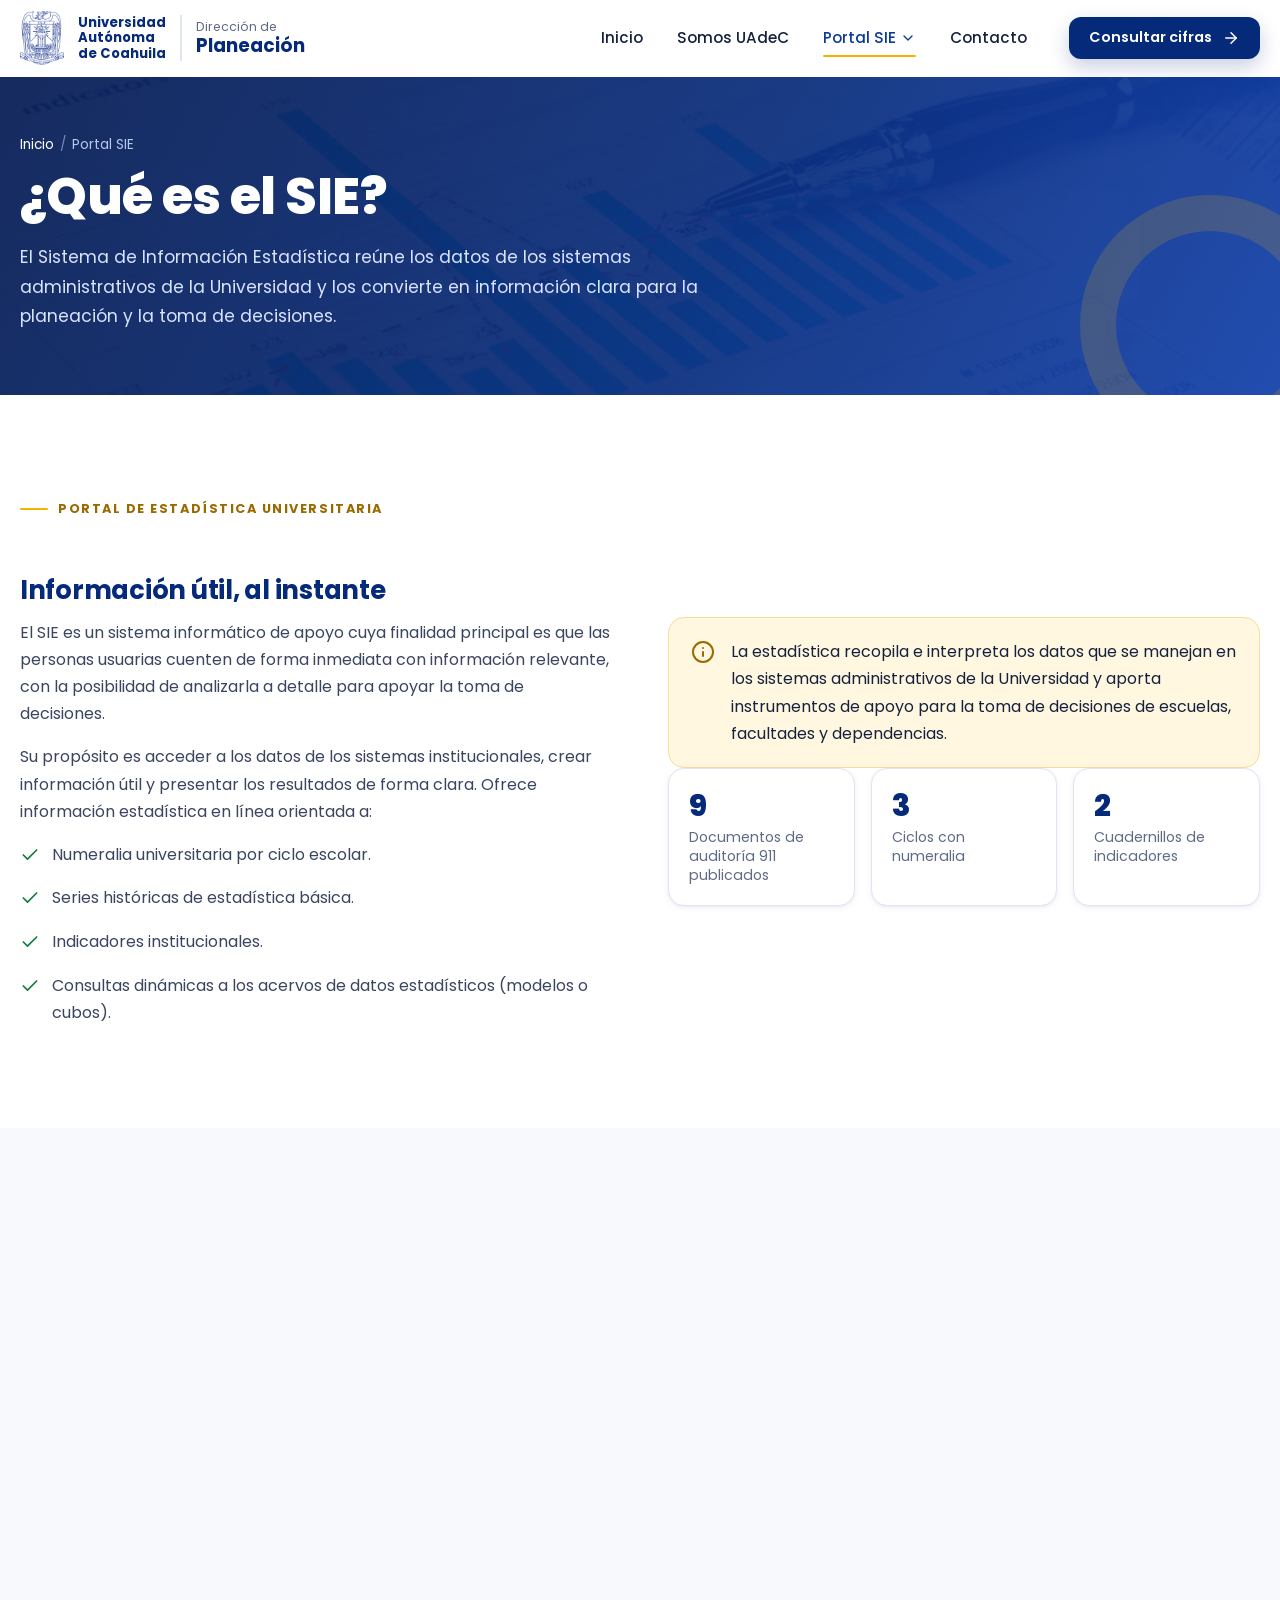
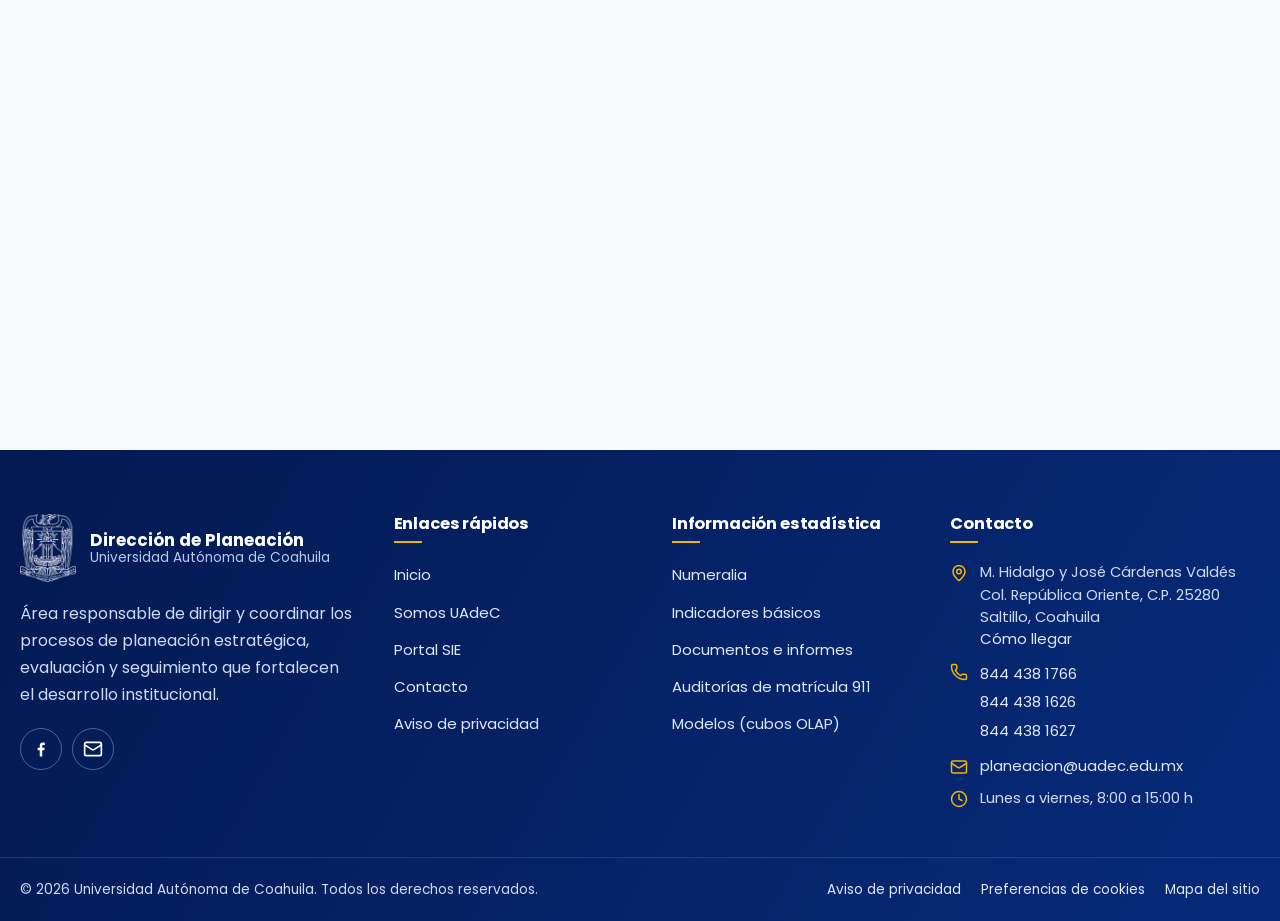
<file: newVersion/sitio/sie.html>
<!DOCTYPE html>
<html lang="es-MX">
<head>
<meta charset="utf-8">
<meta name="viewport" content="width=device-width, initial-scale=1">
<meta http-equiv="Content-Security-Policy" content="default-src 'self'; script-src 'self'; style-src 'self'; img-src 'self' data:; font-src 'self'; connect-src 'self'; object-src 'none'; base-uri 'self'; form-action 'self' mailto:; manifest-src 'self'">
<meta name="referrer" content="strict-origin-when-cross-origin">
<title>Portal SIE: Sistema de Información Estadística | Dirección de Planeación UAdeC</title>
<meta name="description" content="Qué es el Sistema de Información Estadística (SIE) de la UAdeC: numeralia, indicadores, documentos, auditorías de matrícula 911 y modelos de consulta.">
<meta name="robots" content="index, follow, max-image-preview:large">
<link rel="canonical" href="https://planeacion.uadec.mx/sie.html">
<meta name="theme-color" content="#062a7a">
<meta name="author" content="Dirección de Planeación, Universidad Autónoma de Coahuila">
<meta property="og:type" content="website">
<meta property="og:locale" content="es_MX">
<meta property="og:site_name" content="Dirección de Planeación UAdeC">
<meta property="og:title" content="Portal SIE: Sistema de Información Estadística | Dirección de Planeación UAdeC">
<meta property="og:description" content="Qué es el Sistema de Información Estadística (SIE) de la UAdeC: numeralia, indicadores, documentos, auditorías de matrícula 911 y modelos de consulta.">
<meta property="og:url" content="https://planeacion.uadec.mx/sie.html">
<meta property="og:image" content="https://planeacion.uadec.mx/assets/img/og-planeacion.jpg">
<meta property="og:image:width" content="1200">
<meta property="og:image:height" content="630">
<meta property="og:image:alt" content="Edificio de la Dirección de Planeación de la UAdeC">
<meta name="twitter:card" content="summary_large_image">
<link rel="icon" href="favicon.ico" sizes="32x32">
<link rel="icon" type="image/png" sizes="192x192" href="assets/img/icon-192.png">
<link rel="apple-touch-icon" href="assets/img/icon-180.png">
<link rel="manifest" href="site.webmanifest">
<link rel="preload" href="assets/fonts/poppins-latin-400-normal.woff2" as="font" type="font/woff2" crossorigin>
<link rel="preload" href="assets/fonts/poppins-latin-700-normal.woff2" as="font" type="font/woff2" crossorigin>
<link rel="stylesheet" href="assets/css/main.css?v=20261107">
<script src="assets/js/boot.js?v=20261107"></script>
<script src="assets/js/main.js?v=20261107" defer></script>
</head>
<body data-icons="assets/img/icons.svg">
<a class="skip-link" href="#contenido">Saltar al contenido</a>
<header class="site-header">
  <div class="container header-inner">
    <a class="brand" href="index.html">
      <img src="assets/img/escudo-uadec.webp" width="120" height="145" alt="">
      <span class="brand-uni">Universidad<br>Autónoma<br>de Coahuila</span>
      <span class="brand-dep">Dirección de<strong>Planeación</strong></span>
    </a>
    <button class="nav-toggle" type="button" aria-expanded="false" aria-controls="main-nav" aria-label="Abrir menú de navegación">
      <svg class="i-open" aria-hidden="true" focusable="false"><use href="assets/img/icons.svg#i-menu"></use></svg><svg class="i-close" aria-hidden="true" focusable="false"><use href="assets/img/icons.svg#i-x"></use></svg>
    </button>
    <nav id="main-nav" class="main-nav" aria-label="Principal">
      <ul class="nav-list">
        <li><a class="nav-link" href="index.html">Inicio</a></li>
        <li><a class="nav-link" href="somos-uadec.html">Somos UAdeC</a></li>
        <li class="has-sub"><button class="nav-link is-active" type="button" aria-expanded="false" aria-controls="sub-sie">Portal SIE<svg class="icon" aria-hidden="true" focusable="false"><use href="assets/img/icons.svg#i-chevron-down"></use></svg></button>
          <ul class="subnav" id="sub-sie"><li><a href="sie.html" aria-current="page"><svg class="icon" aria-hidden="true" focusable="false"><use href="assets/img/icons.svg#i-database"></use></svg><span>¿Qué es el SIE?</span></a></li><li><a href="numeralia.html"><svg class="icon" aria-hidden="true" focusable="false"><use href="assets/img/icons.svg#i-list-ordered"></use></svg><span>Numeralia</span></a></li><li><a href="indicadores.html"><svg class="icon" aria-hidden="true" focusable="false"><use href="assets/img/icons.svg#i-chart-no-axes-combined"></use></svg><span>Indicadores básicos</span></a></li><li><a href="documentos.html"><svg class="icon" aria-hidden="true" focusable="false"><use href="assets/img/icons.svg#i-file-text"></use></svg><span>Documentos e informes</span></a></li><li><a href="auditorias.html"><svg class="icon" aria-hidden="true" focusable="false"><use href="assets/img/icons.svg#i-clipboard-check"></use></svg><span>Auditorías de matrícula 911</span></a></li><li><a href="cubos.html"><svg class="icon" aria-hidden="true" focusable="false"><use href="assets/img/icons.svg#i-box"></use></svg><span>Modelos (cubos OLAP)</span></a></li></ul>
        </li>
        <li><a class="nav-link" href="contacto.html">Contacto</a></li>
      </ul>
      <div class="nav-cta"><a class="btn btn--primary" href="numeralia.html">Consultar cifras <svg class="icon" aria-hidden="true" focusable="false"><use href="assets/img/icons.svg#i-arrow-right"></use></svg></a></div>
    </nav>
  </div>
</header>
<main id="contenido" tabindex="-1">
<section class="page-hero">
  <div class="container hero-anim">
    <nav aria-label="Ruta de navegación"><ol class="breadcrumb"><li><a href="index.html">Inicio</a></li><li aria-current="page">Portal SIE</li></ol></nav>
    <h1>¿Qué es el SIE?</h1>
    <p>El Sistema de Información Estadística reúne los datos de los sistemas administrativos de la Universidad y los convierte en información clara para la planeación y la toma de decisiones.</p>
  </div>
</section>
<section class="section">
  <div class="container split">
    <div class="prose reveal">
      <span class="eyebrow">Portal de Estadística Universitaria</span>
      <h2>Información útil, al instante</h2>
      <p>El SIE es un sistema informático de apoyo cuya finalidad principal es que las personas usuarias cuenten de forma inmediata con información relevante, con la posibilidad de analizarla a detalle para apoyar la toma de decisiones.</p>
      <p>Su propósito es acceder a los datos de los sistemas institucionales, crear información útil y presentar los resultados de forma clara. Ofrece información estadística en línea orientada a:</p>
      <ul class="check-list">
        <li><svg class="icon" aria-hidden="true" focusable="false"><use href="assets/img/icons.svg#i-check"></use></svg><span>Numeralia universitaria por ciclo escolar.</span></li>
        <li><svg class="icon" aria-hidden="true" focusable="false"><use href="assets/img/icons.svg#i-check"></use></svg><span>Series históricas de estadística básica.</span></li>
        <li><svg class="icon" aria-hidden="true" focusable="false"><use href="assets/img/icons.svg#i-check"></use></svg><span>Indicadores institucionales.</span></li>
        <li><svg class="icon" aria-hidden="true" focusable="false"><use href="assets/img/icons.svg#i-check"></use></svg><span>Consultas dinámicas a los acervos de datos estadísticos (modelos o cubos).</span></li>
      </ul>
    </div>
    <div class="reveal reveal-d2">
      <div class="callout callout--gold"><svg class="icon" aria-hidden="true" focusable="false"><use href="assets/img/icons.svg#i-info"></use></svg><p>La estadística recopila e interpreta los datos que se manejan en los sistemas administrativos de la Universidad y aporta instrumentos de apoyo para la toma de decisiones de escuelas, facultades y dependencias.</p></div>
      <div class="kpis">
        <div class="kpi"><strong data-count="15">15</strong><span>Documentos de auditoría 911 publicados</span></div>
        <div class="kpi"><strong data-count="5">5</strong><span>Ciclos con numeralia</span></div>
        <div class="kpi"><strong data-count="3">3</strong><span>Cuadernillos de indicadores</span></div>
      </div>
    </div>
  </div>
</section>
<section class="section section--tint">
  <div class="container">
    <div class="section-head reveal"><span class="eyebrow">Secciones</span><h2>¿Qué puedes consultar?</h2></div>
    <div class="grid-3">
      <a class="card reveal" href="numeralia.html"><span class="card-icon"><svg class="icon" aria-hidden="true" focusable="false"><use href="assets/img/icons.svg#i-list-ordered"></use></svg></span><h3>Numeralia</h3><p>Resúmenes con cifras significativas de la UAdeC por ciclo escolar.</p><span class="card-foot">Ver numeralia <svg class="icon" aria-hidden="true" focusable="false"><use href="assets/img/icons.svg#i-arrow-right"></use></svg></span></a>
      <a class="card reveal reveal-d1" href="indicadores.html"><span class="card-icon"><svg class="icon" aria-hidden="true" focusable="false"><use href="assets/img/icons.svg#i-chart-no-axes-combined"></use></svg></span><h3>Indicadores básicos</h3><p>Competitividad académica (aspirantes y demanda) y capacidad académica (planta docente).</p><span class="card-foot">Ver indicadores <svg class="icon" aria-hidden="true" focusable="false"><use href="assets/img/icons.svg#i-arrow-right"></use></svg></span></a>
      <a class="card reveal reveal-d2" href="documentos.html"><span class="card-icon"><svg class="icon" aria-hidden="true" focusable="false"><use href="assets/img/icons.svg#i-file-text"></use></svg></span><h3>Documentos</h3><p>Cuadernillos de indicadores e informes de actividades del Rector.</p><span class="card-foot">Ver documentos <svg class="icon" aria-hidden="true" focusable="false"><use href="assets/img/icons.svg#i-arrow-right"></use></svg></span></a>
      <a class="card reveal" href="auditorias.html"><span class="card-icon"><svg class="icon" aria-hidden="true" focusable="false"><use href="assets/img/icons.svg#i-clipboard-check"></use></svg></span><h3>Auditorías 911</h3><p>Documentos de la auditoría de matrícula del Cuestionario Estadístico 911.</p><span class="card-foot">Ver auditorías <svg class="icon" aria-hidden="true" focusable="false"><use href="assets/img/icons.svg#i-arrow-right"></use></svg></span></a>
      <a class="card reveal reveal-d1" href="cubos.html"><span class="card-icon"><svg class="icon" aria-hidden="true" focusable="false"><use href="assets/img/icons.svg#i-box"></use></svg></span><h3>Modelos (cubos)</h3><p>Análisis multidimensional de aspirantes, matrícula, títulos y eficiencia terminal.</p><span class="card-foot">Conocer los modelos <svg class="icon" aria-hidden="true" focusable="false"><use href="assets/img/icons.svg#i-arrow-right"></use></svg></span></a>
      <a class="card reveal reveal-d2" href="contacto.html"><span class="card-icon"><svg class="icon" aria-hidden="true" focusable="false"><use href="assets/img/icons.svg#i-mail"></use></svg></span><h3>Contacto SIE</h3><p>Solicita información, acceso a modelos o reporta un problema.</p><span class="card-foot">Escribirnos <svg class="icon" aria-hidden="true" focusable="false"><use href="assets/img/icons.svg#i-arrow-right"></use></svg></span></a>
    </div>
  </div>
</section>
</main>
<footer class="site-footer">
  <div class="container footer-top">
    <div>
      <div class="footer-brand">
        <img src="assets/img/escudo-uadec-blanco.webp" width="120" height="145" alt="" loading="lazy">
        <span>Dirección de Planeación<small>Universidad Autónoma de Coahuila</small></span>
      </div>
      <p>Área responsable de dirigir y coordinar los procesos de planeación estratégica, evaluación y seguimiento que fortalecen el desarrollo institucional.</p>
      <div class="social">
        <a href="https://www.facebook.com/profile.php?id=100064146907208" target="_blank" rel="noopener noreferrer" aria-label="Facebook de la Dirección de Planeación (se abre en otra pestaña)"><svg class="icon" aria-hidden="true" focusable="false"><use href="assets/img/icons.svg#i-facebook"></use></svg></a>
        <a href="mailto:planeacion@uadec.edu.mx" aria-label="Enviar correo a la Dirección de Planeación"><svg class="icon" aria-hidden="true" focusable="false"><use href="assets/img/icons.svg#i-mail"></use></svg></a>
      </div>
    </div>
    <div>
      <h2>Enlaces rápidos</h2>
      <ul>
        <li><a href="index.html">Inicio</a></li>
        <li><a href="somos-uadec.html">Somos UAdeC</a></li>
        <li><a href="sie.html">Portal SIE</a></li>
        <li><a href="contacto.html">Contacto</a></li>
        <li><a href="aviso-de-privacidad.html">Aviso de privacidad</a></li>
      </ul>
    </div>
    <div>
      <h2>Información estadística</h2>
      <ul><li><a href="numeralia.html">Numeralia</a></li><li><a href="indicadores.html">Indicadores básicos</a></li><li><a href="documentos.html">Documentos e informes</a></li><li><a href="auditorias.html">Auditorías de matrícula 911</a></li><li><a href="cubos.html">Modelos (cubos OLAP)</a></li></ul>
    </div>
    <div>
      <h2>Contacto</h2>
      <ul class="footer-contact">
        <li><svg class="icon" aria-hidden="true" focusable="false"><use href="assets/img/icons.svg#i-map-pin"></use></svg><span>M. Hidalgo y José Cárdenas Valdés<br>Col. República Oriente, C.P. 25280<br>Saltillo, Coahuila<br><a href="https://www.google.com/maps/search/?api=1&query=Direcci%C3%B3n+de+Planeaci%C3%B3n+UAdeC+Saltillo" target="_blank" rel="noopener noreferrer">Cómo llegar</a></span></li>
        <li><svg class="icon" aria-hidden="true" focusable="false"><use href="assets/img/icons.svg#i-phone"></use></svg><span><a href="tel:+528444381766">844 438 1766</a><br><a href="tel:+528444381626">844 438 1626</a><br><a href="tel:+528444381627">844 438 1627</a></span></li>
        <li><svg class="icon" aria-hidden="true" focusable="false"><use href="assets/img/icons.svg#i-mail"></use></svg><a href="mailto:planeacion@uadec.edu.mx">planeacion@uadec.edu.mx</a></li>
        <li><svg class="icon" aria-hidden="true" focusable="false"><use href="assets/img/icons.svg#i-clock"></use></svg><span>Lunes a viernes, 8:00 a 15:00 h</span></li>
      </ul>
    </div>
  </div>
  <div class="footer-bottom">
    <div class="container">
      <span>© <span data-year>2026</span> Universidad Autónoma de Coahuila. Todos los derechos reservados.</span>
      <div class="footer-links">
        <a href="aviso-de-privacidad.html">Aviso de privacidad</a>
        <button type="button" data-open-cookies>Preferencias de cookies</button>
        <a href="sitemap.xml">Mapa del sitio</a>
      </div>
    </div>
  </div>
</footer>
<div class="cookie-banner" id="cookie-banner" role="region" aria-label="Aviso de cookies" hidden>
  <h2><svg class="icon" aria-hidden="true" focusable="false"><use href="assets/img/icons.svg#i-cookie"></use></svg>Tu privacidad importa</h2>
  <p>Este sitio <strong>no usa cookies de rastreo ni publicidad</strong>. Solo guardamos en tu navegador tu elección sobre este aviso. Si en el futuro activamos estadísticas de visitas, solo se cargarán con tu permiso. Consulta nuestra <a href="aviso-de-privacidad.html#cookies">política de cookies</a>.</p>
  <div class="cookie-prefs" id="cookie-prefs" hidden>
    <div class="pref"><div><strong>Necesarias</strong><span>Recuerdan tu elección de privacidad. Siempre activas.</span></div><label class="switch"><input type="checkbox" checked disabled aria-label="Almacenamiento necesario (siempre activo)"><i></i></label></div>
    <div class="pref"><div><strong>Estadísticas</strong><span>Medición anónima de visitas para mejorar el sitio. Actualmente no hay ningún servicio activo.</span></div><label class="switch"><input type="checkbox" id="pref-analytics" aria-label="Permitir estadísticas anónimas"><i></i></label></div>
  </div>
  <div class="cookie-actions">
    <button class="btn btn--primary" type="button" data-cookie="accept">Aceptar</button>
    <button class="btn btn--ghost" type="button" data-cookie="reject">Solo necesarias</button>
    <button class="btn btn--ghost" type="button" data-cookie="config">Configurar</button>
    <button class="btn btn--primary" type="button" data-cookie="save" hidden>Guardar preferencias</button>
  </div>
</div>
<button class="to-top" type="button" aria-label="Volver arriba"><svg class="icon" aria-hidden="true" focusable="false"><use href="assets/img/icons.svg#i-arrow-up"></use></svg></button>
</body>
</html>
</file>
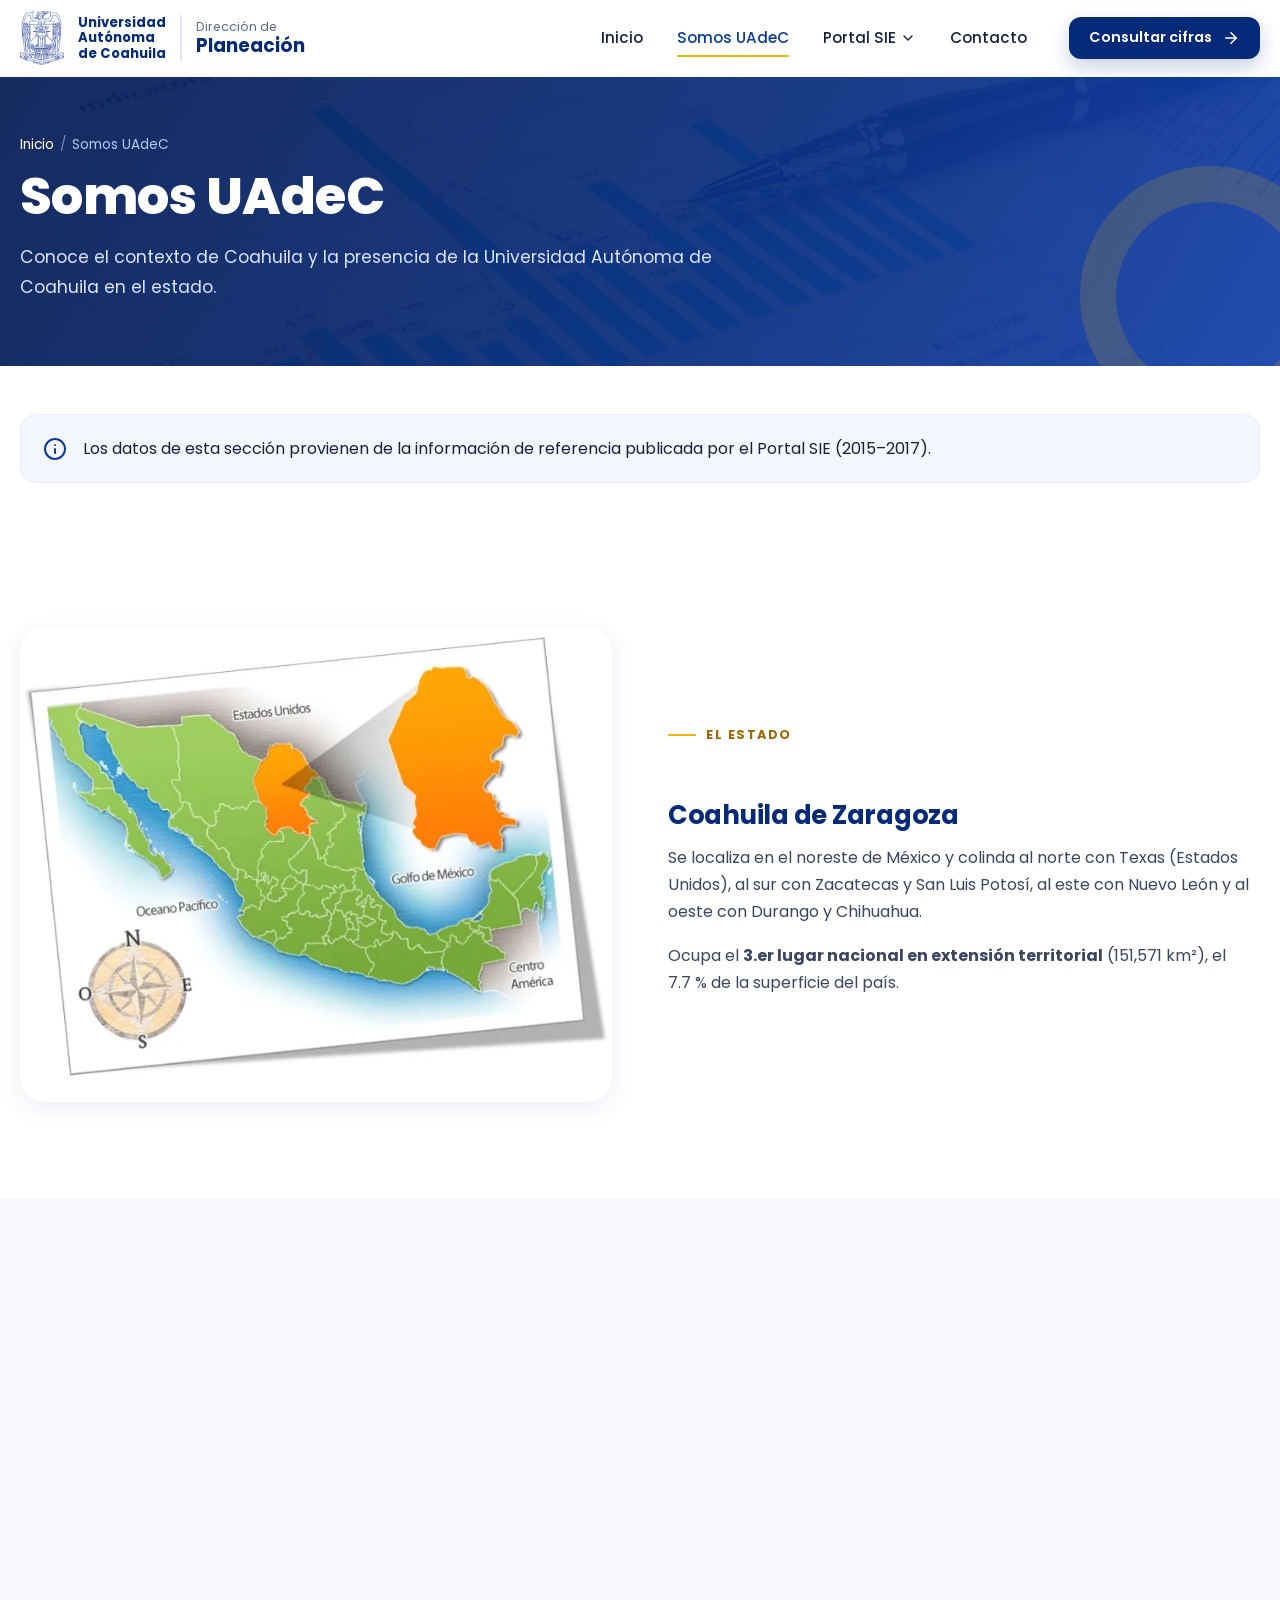
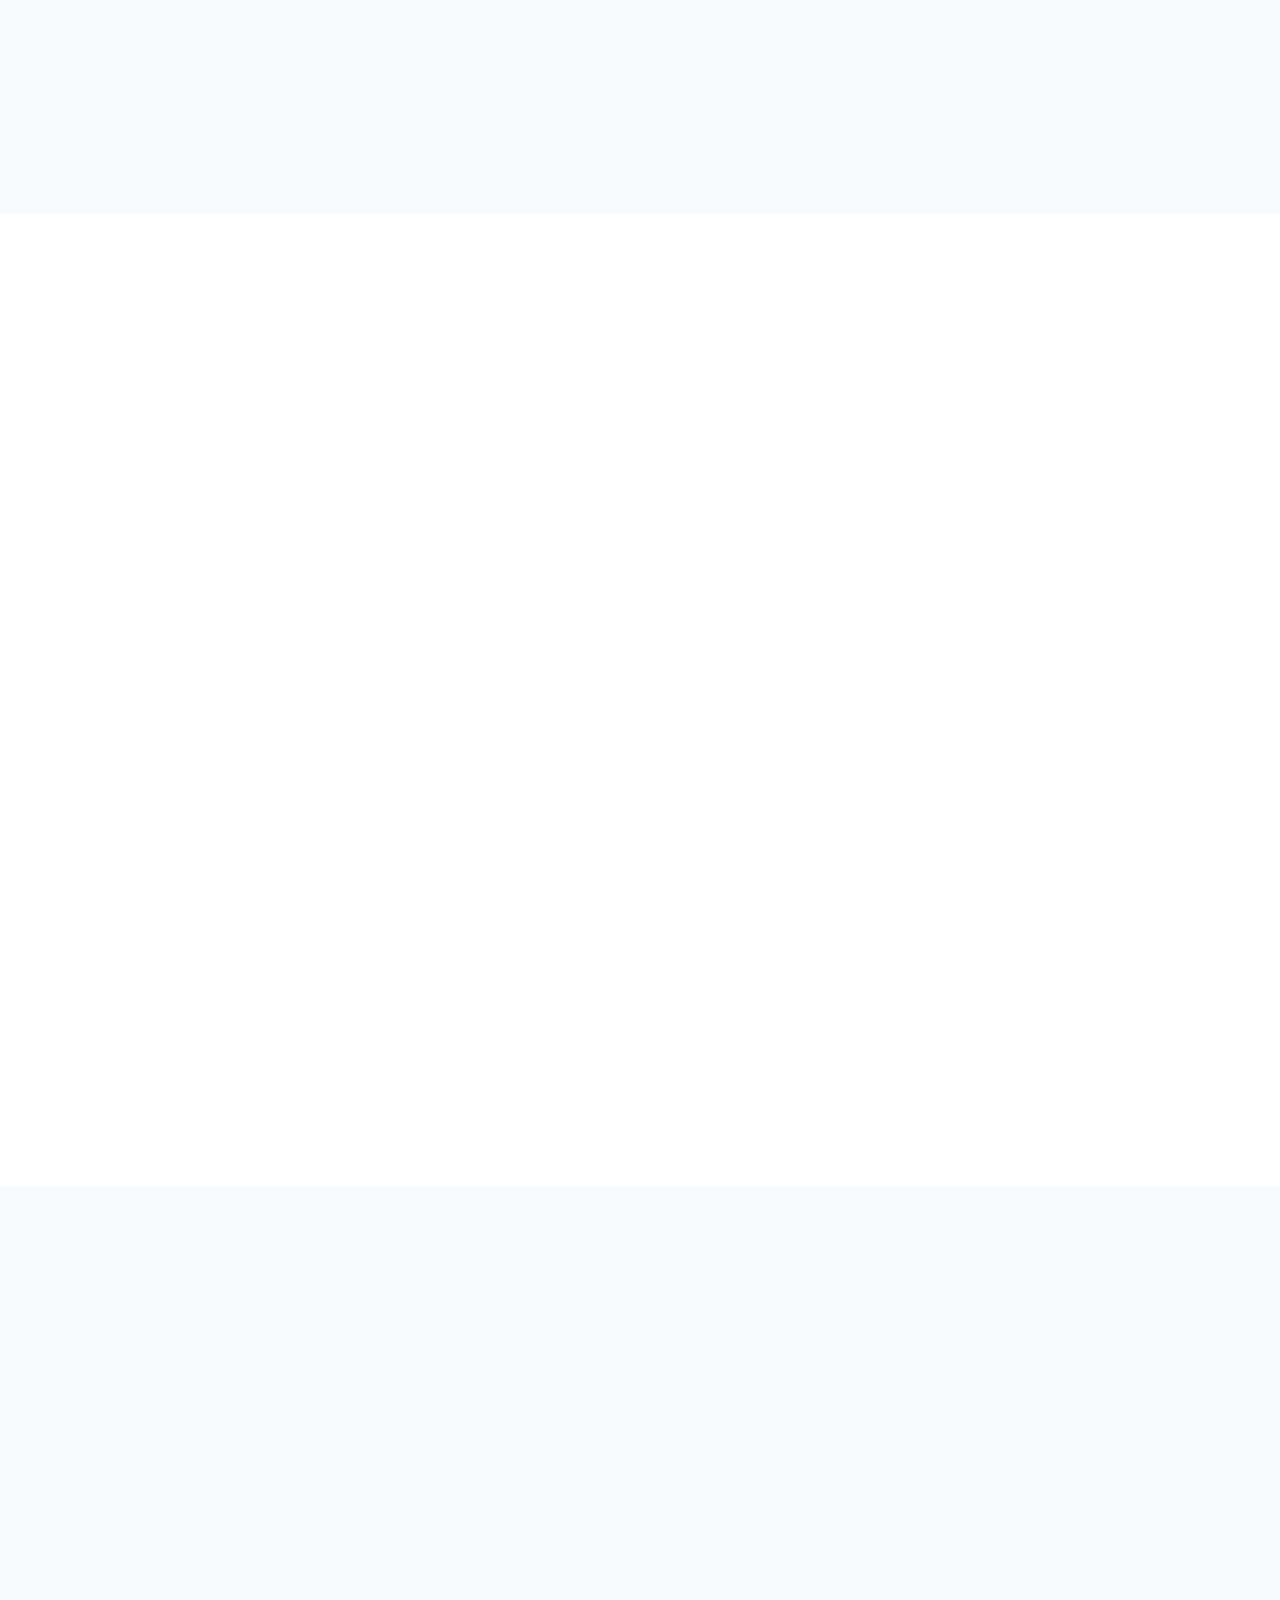
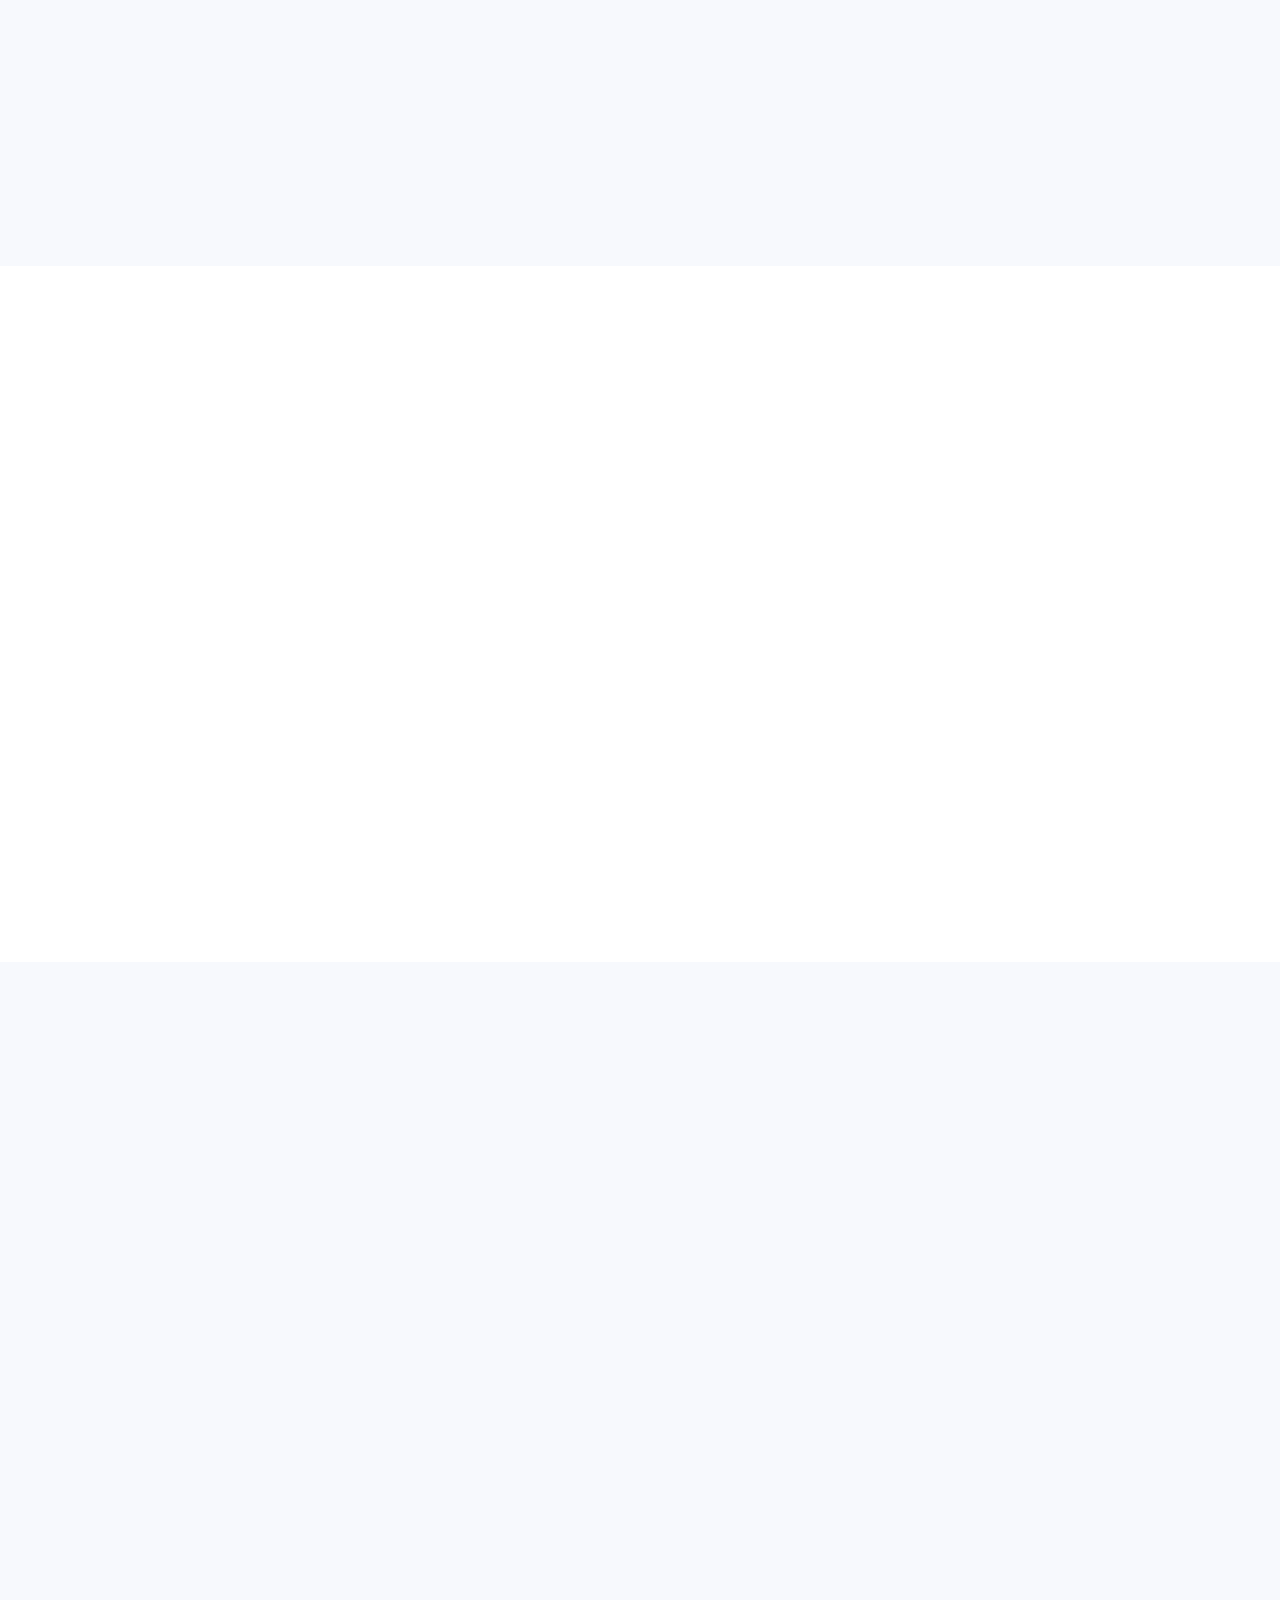
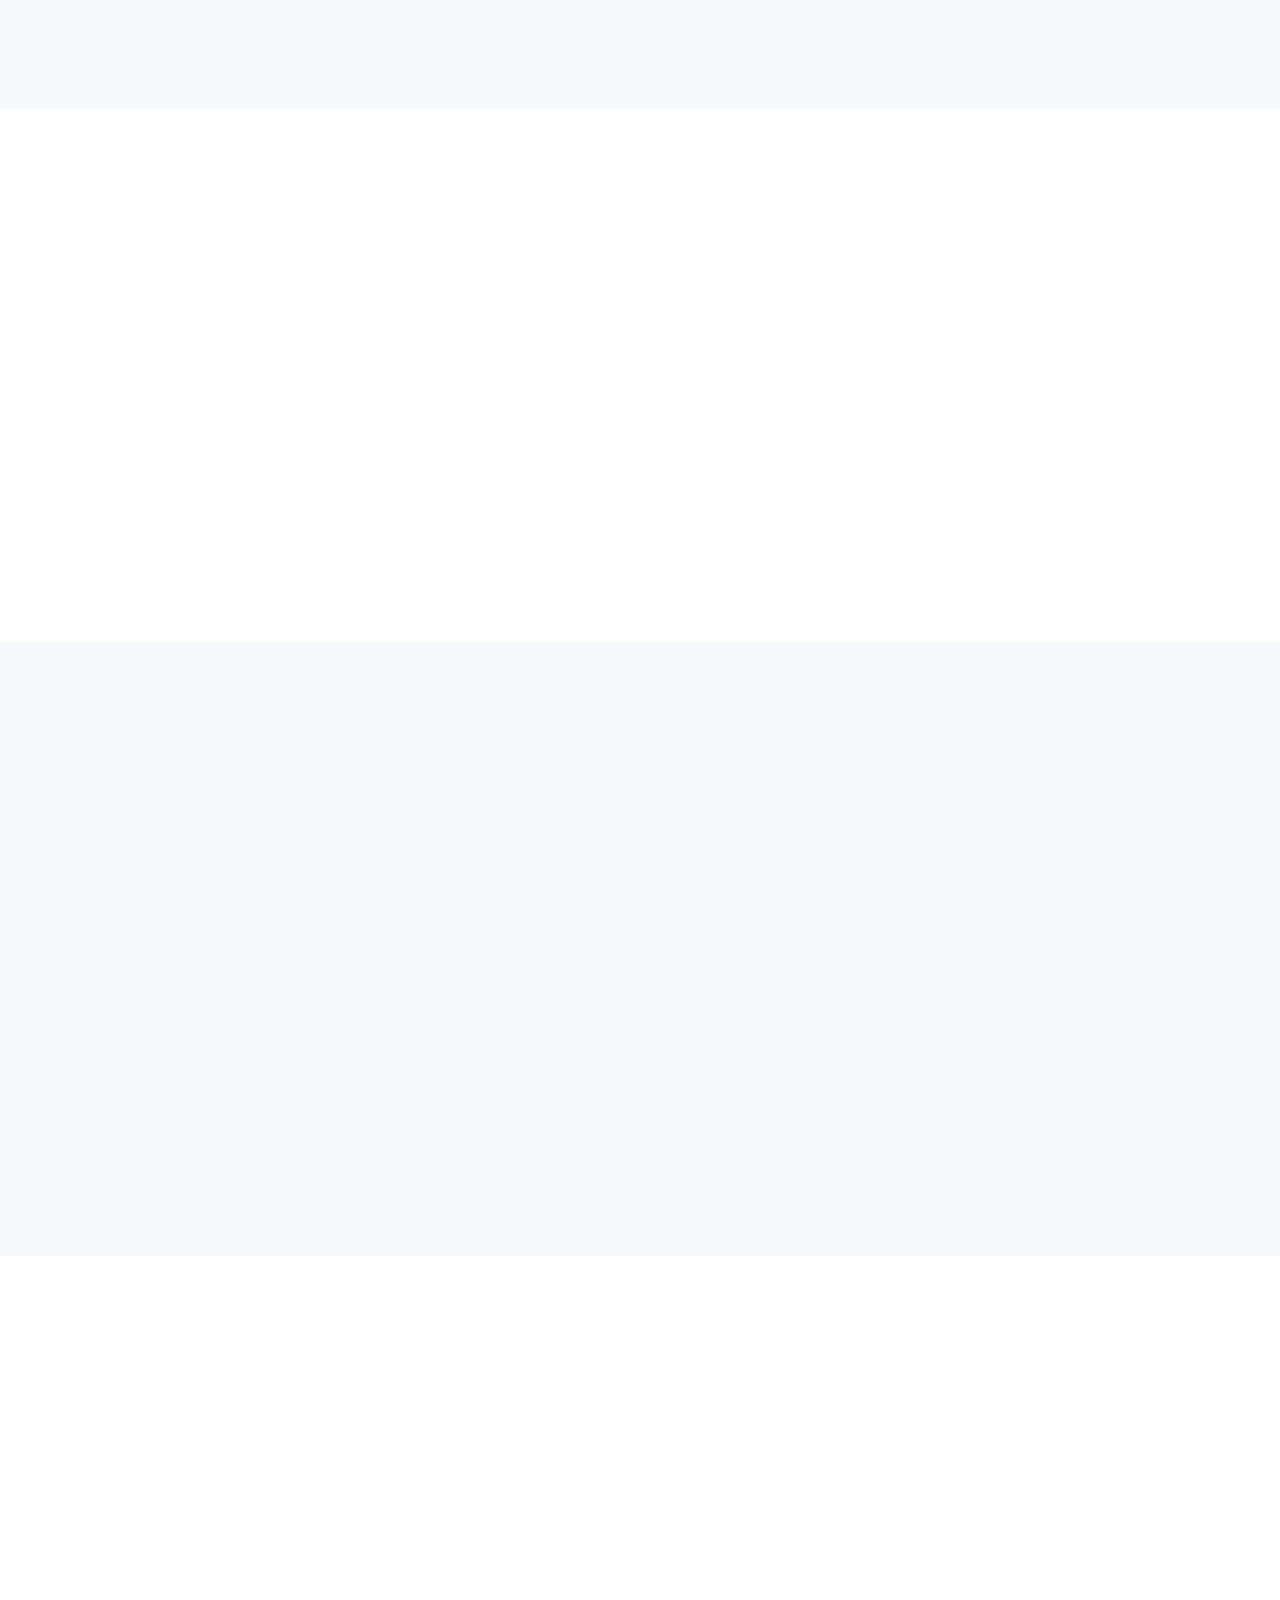
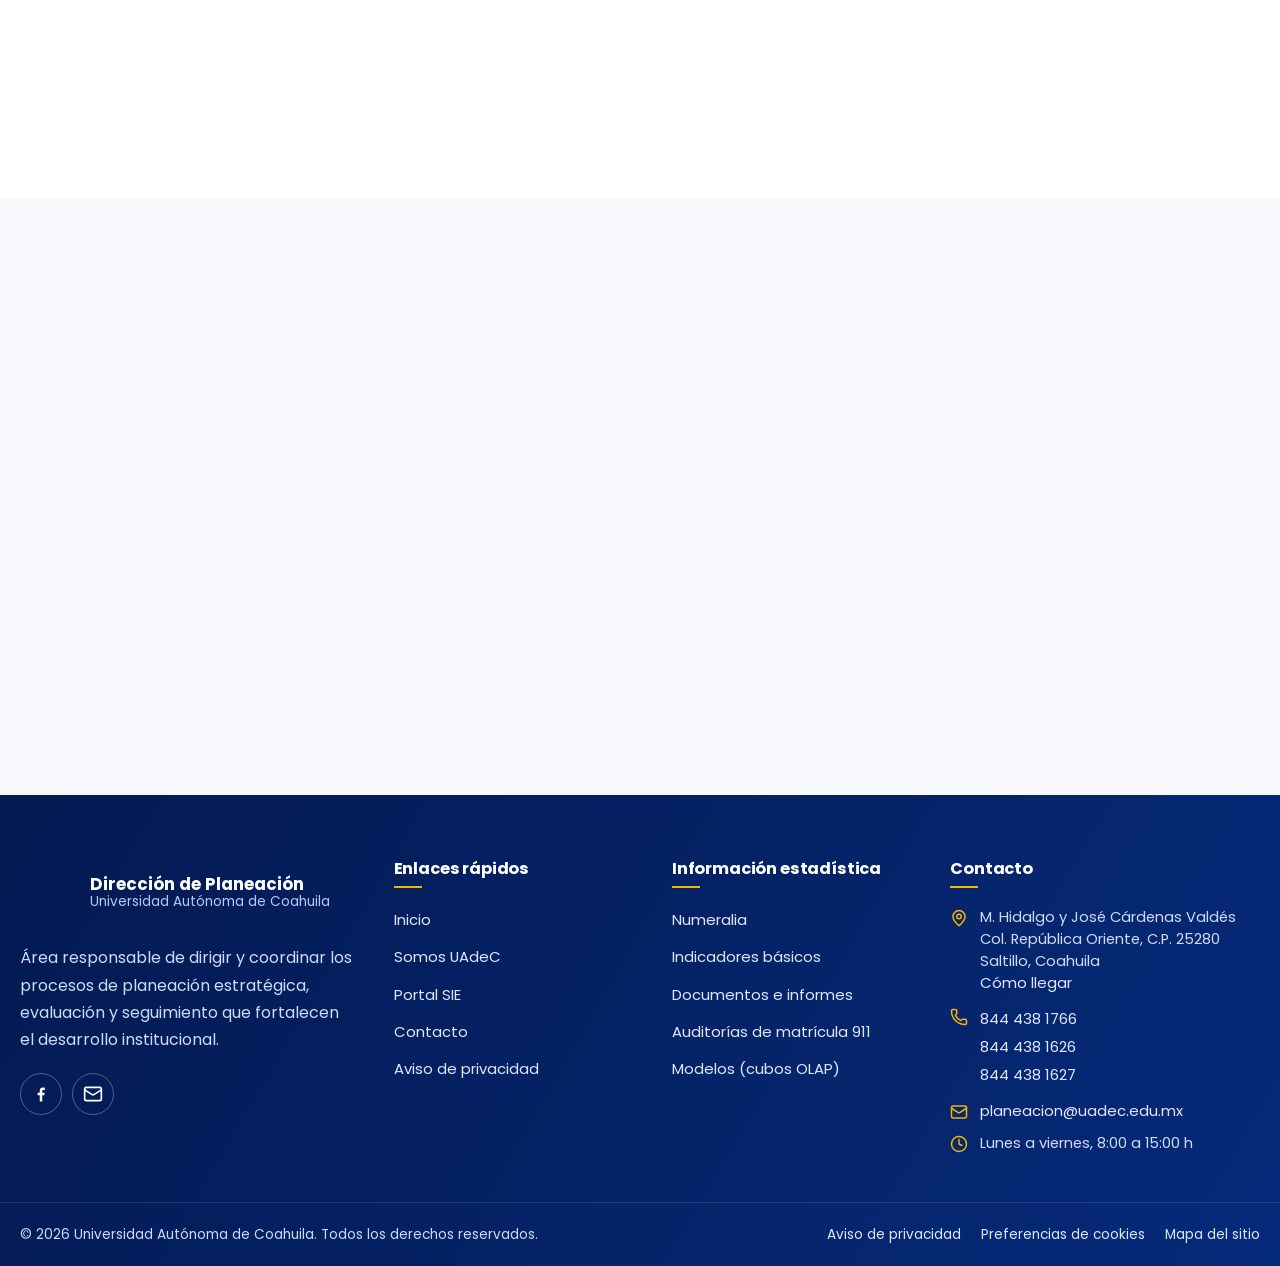
<file: newVersion/sitio/somos-uadec.html>
<!DOCTYPE html>
<html lang="es-MX">
<head>
<meta charset="utf-8">
<meta name="viewport" content="width=device-width, initial-scale=1">
<meta http-equiv="Content-Security-Policy" content="default-src 'self'; script-src 'self'; style-src 'self'; img-src 'self' data:; font-src 'self'; connect-src 'self'; object-src 'none'; base-uri 'self'; form-action 'self' mailto:; manifest-src 'self'">
<meta name="referrer" content="strict-origin-when-cross-origin">
<title>Somos UAdeC: Coahuila y la Universidad</title>
<meta name="description" content="Contexto geográfico, económico y educativo de Coahuila y la presencia regional de la Universidad Autónoma de Coahuila.">
<meta name="robots" content="index, follow, max-image-preview:large">
<link rel="canonical" href="https://planeacion.uadec.mx/somos-uadec.html">
<meta name="theme-color" content="#062a7a">
<meta name="author" content="Dirección de Planeación, Universidad Autónoma de Coahuila">
<meta property="og:type" content="website">
<meta property="og:locale" content="es_MX">
<meta property="og:site_name" content="Dirección de Planeación UAdeC">
<meta property="og:title" content="Somos UAdeC: Coahuila y la Universidad">
<meta property="og:description" content="Contexto geográfico, económico y educativo de Coahuila y la presencia regional de la Universidad Autónoma de Coahuila.">
<meta property="og:url" content="https://planeacion.uadec.mx/somos-uadec.html">
<meta property="og:image" content="https://planeacion.uadec.mx/assets/img/og-planeacion.jpg">
<meta property="og:image:width" content="1200">
<meta property="og:image:height" content="630">
<meta property="og:image:alt" content="Edificio de la Dirección de Planeación de la UAdeC">
<meta name="twitter:card" content="summary_large_image">
<link rel="icon" href="favicon.ico" sizes="32x32">
<link rel="icon" type="image/png" sizes="192x192" href="assets/img/icon-192.png">
<link rel="apple-touch-icon" href="assets/img/icon-180.png">
<link rel="manifest" href="site.webmanifest">
<link rel="preload" href="assets/fonts/poppins-latin-400-normal.woff2" as="font" type="font/woff2" crossorigin>
<link rel="preload" href="assets/fonts/poppins-latin-700-normal.woff2" as="font" type="font/woff2" crossorigin>
<link rel="stylesheet" href="assets/css/main.css?v=20261107">
<script src="assets/js/boot.js?v=20261107"></script>
<script src="assets/js/main.js?v=20261107" defer></script>
</head>
<body data-icons="assets/img/icons.svg">
<a class="skip-link" href="#contenido">Saltar al contenido</a>
<header class="site-header">
  <div class="container header-inner">
    <a class="brand" href="index.html">
      <img src="assets/img/escudo-uadec.webp" width="120" height="145" alt="">
      <span class="brand-uni">Universidad<br>Autónoma<br>de Coahuila</span>
      <span class="brand-dep">Dirección de<strong>Planeación</strong></span>
    </a>
    <button class="nav-toggle" type="button" aria-expanded="false" aria-controls="main-nav" aria-label="Abrir menú de navegación">
      <svg class="i-open" aria-hidden="true" focusable="false"><use href="assets/img/icons.svg#i-menu"></use></svg><svg class="i-close" aria-hidden="true" focusable="false"><use href="assets/img/icons.svg#i-x"></use></svg>
    </button>
    <nav id="main-nav" class="main-nav" aria-label="Principal">
      <ul class="nav-list">
        <li><a class="nav-link" href="index.html">Inicio</a></li>
        <li><a class="nav-link" href="somos-uadec.html" aria-current="page">Somos UAdeC</a></li>
        <li class="has-sub"><button class="nav-link" type="button" aria-expanded="false" aria-controls="sub-sie">Portal SIE<svg class="icon" aria-hidden="true" focusable="false"><use href="assets/img/icons.svg#i-chevron-down"></use></svg></button>
          <ul class="subnav" id="sub-sie"><li><a href="sie.html"><svg class="icon" aria-hidden="true" focusable="false"><use href="assets/img/icons.svg#i-database"></use></svg><span>¿Qué es el SIE?</span></a></li><li><a href="numeralia.html"><svg class="icon" aria-hidden="true" focusable="false"><use href="assets/img/icons.svg#i-list-ordered"></use></svg><span>Numeralia</span></a></li><li><a href="indicadores.html"><svg class="icon" aria-hidden="true" focusable="false"><use href="assets/img/icons.svg#i-chart-no-axes-combined"></use></svg><span>Indicadores básicos</span></a></li><li><a href="documentos.html"><svg class="icon" aria-hidden="true" focusable="false"><use href="assets/img/icons.svg#i-file-text"></use></svg><span>Documentos e informes</span></a></li><li><a href="auditorias.html"><svg class="icon" aria-hidden="true" focusable="false"><use href="assets/img/icons.svg#i-clipboard-check"></use></svg><span>Auditorías de matrícula 911</span></a></li><li><a href="cubos.html"><svg class="icon" aria-hidden="true" focusable="false"><use href="assets/img/icons.svg#i-box"></use></svg><span>Modelos (cubos OLAP)</span></a></li></ul>
        </li>
        <li><a class="nav-link" href="contacto.html">Contacto</a></li>
      </ul>
      <div class="nav-cta"><a class="btn btn--primary" href="numeralia.html">Consultar cifras <svg class="icon" aria-hidden="true" focusable="false"><use href="assets/img/icons.svg#i-arrow-right"></use></svg></a></div>
    </nav>
  </div>
</header>
<main id="contenido" tabindex="-1">
<section class="page-hero">
  <div class="container hero-anim">
    <nav aria-label="Ruta de navegación"><ol class="breadcrumb"><li><a href="index.html">Inicio</a></li><li aria-current="page">Somos UAdeC</li></ol></nav>
    <h1>Somos UAdeC</h1>
    <p>Conoce el contexto de Coahuila y la presencia de la Universidad Autónoma de Coahuila en el estado.</p>
  </div>
</section>
<div class="container section--tight"><div class="callout" role="note"><svg class="icon" aria-hidden="true" focusable="false"><use href="assets/img/icons.svg#i-info"></use></svg><p>Los datos de esta sección provienen de la información de referencia publicada por el Portal SIE (2015–2017).</p></div></div>
<section class="section section--tight">
  <div class="container split">
    <div class="media-frame reveal"><button type="button" class="figure-btn" data-lightbox="assets/img/coahuila.webp" data-caption="Mapa de México con el estado de Coahuila resaltado"><img src="assets/img/coahuila.webp" width="700" height="561" alt="Mapa de México con el estado de Coahuila resaltado" decoding="async"><span class="sr-only"> (ampliar imagen)</span></button></div>
    <div class="prose reveal reveal-d1"><span class="eyebrow">El estado</span><h2>Coahuila de Zaragoza</h2><p>Se localiza en el noreste de México y colinda al norte con Texas (Estados Unidos), al sur con Zacatecas y San Luis Potosí, al este con Nuevo León y al oeste con Durango y Chihuahua.</p><p>Ocupa el <strong>3.er lugar nacional en extensión territorial</strong> (151,571 km²), el 7.7&nbsp;% de la superficie del país.</p></div>
  </div>
</section><section class="section section--tight section--tint">
  <div class="container split split--rev">
    <div class="media-frame reveal"><button type="button" class="figure-btn" data-lightbox="assets/img/regiones.webp" data-caption="Mapa de Coahuila dividido en sus cinco regiones"><img src="assets/img/regiones.webp" width="900" height="646" alt="Mapa de Coahuila dividido en sus cinco regiones" loading="lazy" decoding="async"><span class="sr-only"> (ampliar imagen)</span></button></div>
    <div class="prose reveal reveal-d1"><span class="eyebrow">Territorio</span><h2>Regiones del estado</h2><ul><li><strong>Fronteriza:</strong> Acuña, Allende, Guerrero, Jiménez, Morelos, Nava, Piedras Negras, Zaragoza y Villa Unión.</li><li><strong>Centro:</strong> Abasolo, Candela, Castaños, Cuatro Ciénegas, Escobedo, Frontera, Lamadrid, Monclova, Nadadores, Ocampo, Sacramento, San Buenaventura y Sierra Mojada.</li><li><strong>Carbonífera:</strong> Juárez, Múzquiz, Progreso, Sabinas y San Juan de Sabinas.</li><li><strong>Laguna:</strong> Francisco I. Madero, Matamoros, San Pedro, Torreón y Viesca.</li><li><strong>Sureste:</strong> Arteaga, General Cepeda, Parras, Ramos Arizpe y Saltillo.</li></ul></div>
  </div>
</section><section class="section section--tight">
  <div class="container split">
    <div class="media-frame reveal"><button type="button" class="figure-btn" data-lightbox="assets/img/poblacion.webp" data-caption="Collage de sitios representativos de Coahuila"><img src="assets/img/poblacion.webp" width="600" height="790" alt="Collage de sitios representativos de Coahuila" loading="lazy" decoding="async"><span class="sr-only"> (ampliar imagen)</span></button></div>
    <div class="prose reveal reveal-d1"><span class="eyebrow">Población y economía</span><h2>Un estado urbano e industrial</h2><p>La población del estado representa el 2.4&nbsp;% de la nacional, con 2.75 millones de habitantes; la fuerza de trabajo equivale a poco menos de la mitad de la población total. Coahuila participa con el 3.1&nbsp;% del producto interno bruto del país y el 90&nbsp;% de su población vive en zonas urbanas.</p><p>El sector industrial pesa más que el promedio nacional, con una participación del 44&nbsp;%. El ingreso per cápita es de 126 mil pesos al año, 20&nbsp;% mayor que el nacional: la séptima entidad con el valor más alto.</p></div>
  </div>
</section><section class="section section--tight section--tint">
  <div class="container split split--rev">
    <div class="media-frame reveal"><button type="button" class="figure-btn" data-lightbox="assets/img/industria.webp" data-caption="Collage de actividades industriales en Coahuila"><img src="assets/img/industria.webp" width="800" height="659" alt="Collage de actividades industriales en Coahuila" loading="lazy" decoding="async"><span class="sr-only"> (ampliar imagen)</span></button></div>
    <div class="prose reveal reveal-d1"><span class="eyebrow">Industria</span><h2>Agrupamientos industriales</h2><p>En la región Laguna se ubican las principales industrias textiles, agropecuarias y ligeras; en el sureste se concentra la industria automotriz, así como empresas químicas, textiles y metalúrgicas; en el centro se encuentra una de las siderúrgicas más grandes del país, y en el norte, con posición estratégica hacia Estados Unidos, se ubican empresas maquiladoras.</p></div>
  </div>
</section><section class="section section--tight">
  <div class="container split">
    <div class="media-frame reveal"><button type="button" class="figure-btn" data-lightbox="assets/img/competitividad.webp" data-caption="Investigadora trabajando en un laboratorio"><img src="assets/img/competitividad.webp" width="700" height="597" alt="Investigadora trabajando en un laboratorio" loading="lazy" decoding="async"><span class="sr-only"> (ampliar imagen)</span></button></div>
    <div class="prose reveal reveal-d1"><span class="eyebrow">Competitividad</span><h2>Entre los estados mejor calificados</h2><p>Coahuila ocupa el cuarto lugar en competitividad global entre las entidades federativas y se encuentra entre los cinco estados con mejor calificación en desempeño económico.</p></div>
  </div>
</section><section class="section section--tight section--tint">
  <div class="container split split--rev">
    <div class="media-frame reveal"><button type="button" class="figure-btn" data-lightbox="assets/img/educacion.webp" data-caption="Collage de estudiantes y docentes en actividades académicas"><img src="assets/img/educacion.webp" width="700" height="656" alt="Collage de estudiantes y docentes en actividades académicas" loading="lazy" decoding="async"><span class="sr-only"> (ampliar imagen)</span></button></div>
    <div class="prose reveal reveal-d1"><span class="eyebrow">Educación</span><h2>Cobertura y crecimiento</h2><p>La cobertura de educación básica es prácticamente del 100&nbsp;%. La matrícula de educación media superior creció a un ritmo anual de 3.5&nbsp;% en los últimos cuatro periodos escolares, y la de educación superior, 4.9&nbsp;%.</p><p>De la educación superior egresan 13,300 personas por año; el 37.7&nbsp;% corresponde a ingeniería y tecnología, áreas clave para la vocación industrial del estado.</p></div>
  </div>
</section><section class="section section--tight">
  <div class="container split">
    <div class="media-frame reveal"><button type="button" class="figure-btn" data-lightbox="assets/img/regiones-uadec.webp" data-caption="Organigrama de la Rectoría y las coordinaciones de unidad"><img src="assets/img/regiones-uadec.webp" width="900" height="518" alt="Organigrama de la Rectoría y las coordinaciones de unidad" loading="lazy" decoding="async"><span class="sr-only"> (ampliar imagen)</span></button></div>
    <div class="prose reveal reveal-d1"><span class="eyebrow">La Universidad</span><h2>Una institución de calidad internacional</h2><p>La UAdeC es una institución de calidad internacional, socialmente responsable y comprometida con la sustentabilidad, cuyos estudiantes se distinguen por su formación académica, ética, cultural y deportiva; sus egresados conservan el sentido de pertenencia, son altamente competitivos y capaces de integrarse con éxito al entorno global.</p></div>
  </div>
</section><section class="section section--tight section--tint">
  <div class="container split split--rev">
    <div class="media-frame reveal"><button type="button" class="figure-btn" data-lightbox="assets/img/unidades-uadec.webp" data-caption="Mapa de Coahuila con las unidades Saltillo, Torreón y Norte"><img src="assets/img/unidades-uadec.webp" width="900" height="642" alt="Mapa de Coahuila con las unidades Saltillo, Torreón y Norte" loading="lazy" decoding="async"><span class="sr-only"> (ampliar imagen)</span></button></div>
    <div class="prose reveal reveal-d1"><span class="eyebrow">Presencia regional</span><h2>Presencia en 13 municipios</h2><p>La Universidad Autónoma de Coahuila tiene presencia en <strong>13 municipios</strong>, con un impacto en el 86&nbsp;% de la población total del estado.</p></div>
  </div>
</section><section class="section section--tight">
  <div class="container split">
    <div class="media-frame reveal"><button type="button" class="figure-btn" data-lightbox="assets/img/necesidad.webp" data-caption="Collage de estudiantes en actividades de vinculación"><img src="assets/img/necesidad.webp" width="900" height="533" alt="Collage de estudiantes en actividades de vinculación" loading="lazy" decoding="async"><span class="sr-only"> (ampliar imagen)</span></button></div>
    <div class="prose reveal reveal-d1"><span class="eyebrow">Pertinencia</span><h2>Oferta educativa que responde</h2><p>Responde a las necesidades cambiantes de los sectores productivo y social mediante una oferta educativa pertinente, innovadora y flexible, respaldada por docentes e investigadores con perfil idóneo, organizados en cuerpos académicos vinculados al desarrollo de la ciencia, la tecnología y las humanidades mediante redes nacionales e internacionales.</p></div>
  </div>
</section><section class="section section--tight section--tint">
  <div class="container split split--rev">
    <div class="media-frame reveal"><button type="button" class="figure-btn" data-lightbox="assets/img/infraestructura.webp" data-caption="Collage de edificios e instalaciones universitarias"><img src="assets/img/infraestructura.webp" width="900" height="614" alt="Collage de edificios e instalaciones universitarias" loading="lazy" decoding="async"><span class="sr-only"> (ampliar imagen)</span></button></div>
    <div class="prose reveal reveal-d1"><span class="eyebrow">Gestión</span><h2>Infraestructura y procesos</h2><p>Su normativa, infraestructura y procesos de gestión respaldan de manera efectiva, eficiente y transparente las actividades sustantivas.</p></div>
  </div>
</section>
</main>
<footer class="site-footer">
  <div class="container footer-top">
    <div>
      <div class="footer-brand">
        <img src="assets/img/escudo-uadec-blanco.webp" width="120" height="145" alt="" loading="lazy">
        <span>Dirección de Planeación<small>Universidad Autónoma de Coahuila</small></span>
      </div>
      <p>Área responsable de dirigir y coordinar los procesos de planeación estratégica, evaluación y seguimiento que fortalecen el desarrollo institucional.</p>
      <div class="social">
        <a href="https://www.facebook.com/profile.php?id=100064146907208" target="_blank" rel="noopener noreferrer" aria-label="Facebook de la Dirección de Planeación (se abre en otra pestaña)"><svg class="icon" aria-hidden="true" focusable="false"><use href="assets/img/icons.svg#i-facebook"></use></svg></a>
        <a href="mailto:planeacion@uadec.edu.mx" aria-label="Enviar correo a la Dirección de Planeación"><svg class="icon" aria-hidden="true" focusable="false"><use href="assets/img/icons.svg#i-mail"></use></svg></a>
      </div>
    </div>
    <div>
      <h2>Enlaces rápidos</h2>
      <ul>
        <li><a href="index.html">Inicio</a></li>
        <li><a href="somos-uadec.html">Somos UAdeC</a></li>
        <li><a href="sie.html">Portal SIE</a></li>
        <li><a href="contacto.html">Contacto</a></li>
        <li><a href="aviso-de-privacidad.html">Aviso de privacidad</a></li>
      </ul>
    </div>
    <div>
      <h2>Información estadística</h2>
      <ul><li><a href="numeralia.html">Numeralia</a></li><li><a href="indicadores.html">Indicadores básicos</a></li><li><a href="documentos.html">Documentos e informes</a></li><li><a href="auditorias.html">Auditorías de matrícula 911</a></li><li><a href="cubos.html">Modelos (cubos OLAP)</a></li></ul>
    </div>
    <div>
      <h2>Contacto</h2>
      <ul class="footer-contact">
        <li><svg class="icon" aria-hidden="true" focusable="false"><use href="assets/img/icons.svg#i-map-pin"></use></svg><span>M. Hidalgo y José Cárdenas Valdés<br>Col. República Oriente, C.P. 25280<br>Saltillo, Coahuila<br><a href="https://www.google.com/maps/search/?api=1&query=Direcci%C3%B3n+de+Planeaci%C3%B3n+UAdeC+Saltillo" target="_blank" rel="noopener noreferrer">Cómo llegar</a></span></li>
        <li><svg class="icon" aria-hidden="true" focusable="false"><use href="assets/img/icons.svg#i-phone"></use></svg><span><a href="tel:+528444381766">844 438 1766</a><br><a href="tel:+528444381626">844 438 1626</a><br><a href="tel:+528444381627">844 438 1627</a></span></li>
        <li><svg class="icon" aria-hidden="true" focusable="false"><use href="assets/img/icons.svg#i-mail"></use></svg><a href="mailto:planeacion@uadec.edu.mx">planeacion@uadec.edu.mx</a></li>
        <li><svg class="icon" aria-hidden="true" focusable="false"><use href="assets/img/icons.svg#i-clock"></use></svg><span>Lunes a viernes, 8:00 a 15:00 h</span></li>
      </ul>
    </div>
  </div>
  <div class="footer-bottom">
    <div class="container">
      <span>© <span data-year>2026</span> Universidad Autónoma de Coahuila. Todos los derechos reservados.</span>
      <div class="footer-links">
        <a href="aviso-de-privacidad.html">Aviso de privacidad</a>
        <button type="button" data-open-cookies>Preferencias de cookies</button>
        <a href="sitemap.xml">Mapa del sitio</a>
      </div>
    </div>
  </div>
</footer>
<div class="cookie-banner" id="cookie-banner" role="region" aria-label="Aviso de cookies" hidden>
  <h2><svg class="icon" aria-hidden="true" focusable="false"><use href="assets/img/icons.svg#i-cookie"></use></svg>Tu privacidad importa</h2>
  <p>Este sitio <strong>no usa cookies de rastreo ni publicidad</strong>. Solo guardamos en tu navegador tu elección sobre este aviso. Si en el futuro activamos estadísticas de visitas, solo se cargarán con tu permiso. Consulta nuestra <a href="aviso-de-privacidad.html#cookies">política de cookies</a>.</p>
  <div class="cookie-prefs" id="cookie-prefs" hidden>
    <div class="pref"><div><strong>Necesarias</strong><span>Recuerdan tu elección de privacidad. Siempre activas.</span></div><label class="switch"><input type="checkbox" checked disabled aria-label="Almacenamiento necesario (siempre activo)"><i></i></label></div>
    <div class="pref"><div><strong>Estadísticas</strong><span>Medición anónima de visitas para mejorar el sitio. Actualmente no hay ningún servicio activo.</span></div><label class="switch"><input type="checkbox" id="pref-analytics" aria-label="Permitir estadísticas anónimas"><i></i></label></div>
  </div>
  <div class="cookie-actions">
    <button class="btn btn--primary" type="button" data-cookie="accept">Aceptar</button>
    <button class="btn btn--ghost" type="button" data-cookie="reject">Solo necesarias</button>
    <button class="btn btn--ghost" type="button" data-cookie="config">Configurar</button>
    <button class="btn btn--primary" type="button" data-cookie="save" hidden>Guardar preferencias</button>
  </div>
</div>
<button class="to-top" type="button" aria-label="Volver arriba"><svg class="icon" aria-hidden="true" focusable="false"><use href="assets/img/icons.svg#i-arrow-up"></use></svg></button>
</body>
</html>
</file>
<file: newVersion/sitio/assets/css/main.css>
@keyframes fadeUp{0%{opacity:0;transform:translateY(16px)}to{opacity:1;transform:none}}@keyframes zoomIn{0%{opacity:0;transform:scale(.96)}to{opacity:1;transform:none}}@keyframes float{0%,to{transform:translateY(0)}50%{transform:translateY(-10px)}}@font-face{font-family:"Poppins";font-style:normal;font-weight:400;font-display:swap;src:url(../fonts/poppins-latin-400-normal.woff2)format("woff2")}@font-face{font-family:"Poppins";font-style:normal;font-weight:500;font-display:swap;src:url(../fonts/poppins-latin-500-normal.woff2)format("woff2")}@font-face{font-family:"Poppins";font-style:normal;font-weight:600;font-display:swap;src:url(../fonts/poppins-latin-600-normal.woff2)format("woff2")}@font-face{font-family:"Poppins";font-style:normal;font-weight:700;font-display:swap;src:url(../fonts/poppins-latin-700-normal.woff2)format("woff2")}@font-face{font-family:"Poppins";font-style:normal;font-weight:800;font-display:swap;src:url(../fonts/poppins-latin-800-normal.woff2)format("woff2")}:root{--azul-900:#031a52;--azul-800:#062a7a;--azul-700:#0b3a9c;--azul-600:#103ea8;--azul-100:#e8eefb;--azul-50:#f3f6fd;--oro:#f4b400;--oro-texto:#9a6a00;--oro-50:#fff7e0;--tinta:#16213e;--texto:#3a4560;--muted:#5f6b85;--linea:#dfe5f1;--blanco:#fff;--fondo:#f7f9fd;--ok:#137a3d;--error:#b42318;--radio-sm:10px;--radio:16px;--radio-lg:24px;--sombra-sm:0 1px 2px rgba(6,42,122,.06),0 2px 8px rgba(6,42,122,.05);--sombra:0 6px 24px rgba(6,42,122,.08);--sombra-lg:0 18px 50px rgba(6,42,122,.16);--ancho:1240px;--header-h:76px;--ease:cubic-bezier(.2,.7,.2,1);--font:"Poppins",system-ui,-apple-system,"Segoe UI",Roboto,Arial,sans-serif}*,::after,::before{box-sizing:border-box}html{-webkit-text-size-adjust:100%;scroll-behavior:smooth;scroll-padding-top:calc(var(--header-h) + 16px);overflow-x:clip}body{margin:0;font-family:var(--font);font-size:1rem;line-height:1.7;color:var(--texto);background:var(--blanco);text-rendering:optimizeLegibility;-webkit-font-smoothing:antialiased}img,svg,video{display:block;max-width:100%;height:auto}h1,h2,h3{color:var(--tinta);margin:0 0 .5em}h1,h2,h3,h4{line-height:1.2;font-weight:700;letter-spacing:-.01em}p{margin:0 0 1em}a{color:var(--azul-700);text-decoration-thickness:1px;text-underline-offset:3px}a:hover{color:var(--azul-800)}ol,ul{padding-left:1.25em}button,input,select,textarea{font:inherit;color:inherit}:focus-visible{outline:3px solid var(--oro);outline-offset:3px;border-radius:4px}::selection{background:var(--oro);color:var(--azul-900)}.sr-only{position:absolute!important;width:1px;height:1px;padding:0;margin:-1px;overflow:hidden;clip:rect(0,0,0,0);white-space:nowrap;border:0}[hidden]{display:none!important}.skip-link{position:absolute;left:16px;top:-60px;z-index:200;background:var(--azul-800);color:#fff;padding:10px 16px;border-radius:var(--radio-sm);font-weight:600;transition:top .2s}.skip-link:focus{top:12px;color:#fff}.container{width:min(100% - 40px,var(--ancho));margin-inline:auto}.section{padding:72px 0}.section--tint{background:var(--fondo)}.section--tight{padding:48px 0}.grid,.grid-2,.grid-3,.grid-4{display:grid;gap:24px}@media (min-width:720px){.grid-2,.grid-3,.grid-4{grid-template-columns:repeat(2,1fr)}}@media (min-width:1024px){.grid-3{grid-template-columns:repeat(3,1fr)}.grid-4{grid-template-columns:repeat(4,1fr)}.section{padding:96px 0}}.eyebrow{display:inline-flex;align-items:center;gap:10px;font-size:.8rem;font-weight:700;letter-spacing:.12em;text-transform:uppercase;color:var(--oro-texto);margin-bottom:14px}.eyebrow::before,.section-head .eyebrow::after{content:"";width:28px;height:2px;background:var(--oro);border-radius:2px}.section-head{max-width:720px;margin:0 auto 48px;text-align:center}.section-head h2{font-size:clamp(1.75rem,1.2rem + 2vw,2.6rem);color:var(--azul-800)}.section-head p{color:var(--muted);font-size:1.05rem}.lead{font-size:1.125rem;color:var(--texto)}.hero h1 span,.text-oro{color:var(--oro-texto)}.muted{color:var(--muted)}.small{font-size:.875rem}.btn{display:inline-flex;align-items:center;justify-content:center;gap:10px;min-height:48px;padding:12px 24px;border-radius:12px;border:2px solid transparent;font-weight:600;font-size:.97rem;line-height:1.2;text-decoration:none;cursor:pointer;transition:transform .25s var(--ease),box-shadow .25s var(--ease),background-color .25s,color .25s,border-color .25s}.btn svg,.link-arrow svg{transition:transform .25s var(--ease)}.btn svg{width:18px;height:18px;flex:none}.btn:hover svg{transform:translateX(3px)}.btn--primary{background:var(--azul-800);color:#fff;box-shadow:0 8px 20px rgba(6,42,122,.22)}.btn--primary:hover{background:var(--azul-600);color:#fff;transform:translateY(-2px);box-shadow:0 12px 26px rgba(6,42,122,.28)}.btn--gold{background:var(--oro);color:var(--azul-900)}.btn--gold:hover{background:#ffc62e;color:var(--azul-900);transform:translateY(-2px)}.btn--ghost{background:0 0;color:var(--azul-800);border-color:var(--linea)}.btn--ghost:hover{border-color:var(--azul-800);color:var(--azul-800)}.btn--light{background:#fff;color:var(--azul-800)}.btn--light:hover{color:var(--azul-800);transform:translateY(-2px)}.btn--block{width:100%}.link-arrow{display:inline-flex;align-items:center;gap:8px;font-weight:600;color:var(--azul-800);text-decoration:none;border-bottom:2px solid var(--oro);padding-bottom:4px}.link-arrow svg{width:16px;height:16px}.link-arrow:hover svg{transform:translate(2px,-2px)}.icon{width:24px;height:24px;flex:none}.site-header{position:sticky;top:0;z-index:100;background:rgba(255,255,255,.92);-webkit-backdrop-filter:saturate(1.6) blur(12px);backdrop-filter:saturate(1.6) blur(12px);border-bottom:1px solid transparent;transition:box-shadow .3s,border-color .3s}.site-header.is-scrolled{box-shadow:0 4px 24px rgba(6,42,122,.08);border-color:var(--linea)}.brand,.header-inner{display:flex;align-items:center}.header-inner{justify-content:space-between;gap:16px;min-height:var(--header-h)}.brand{gap:14px;text-decoration:none}.brand img{width:44px;height:auto}.brand,.brand-uni,.hero h1{color:var(--azul-800)}.brand-uni{font-size:.82rem;font-weight:700;line-height:1.15;padding-right:14px;border-right:2px solid var(--linea)}.brand-dep{font-size:.78rem;line-height:1.15;color:var(--muted)}.brand-dep strong{font-size:1.15rem;font-weight:700}@media (max-width:420px){.brand-uni{display:none}}.nav-toggle{display:inline-flex;align-items:center;justify-content:center;width:46px;height:46px;border-radius:12px;border:1px solid var(--linea);background:#fff;color:var(--azul-800);cursor:pointer}.nav-toggle svg{width:22px;height:22px}.nav-open .nav-toggle .i-open,.nav-toggle .i-close{display:none}.has-sub.is-open .subnav,.nav-open .nav-toggle .i-close{display:block}.main-nav{position:fixed;inset:var(--header-h)0 0 0;background:#fff;padding:16px 20px 40px;overflow-y:auto;opacity:0;transform:translateY(-12px);visibility:hidden;pointer-events:none;transition:opacity .3s var(--ease),transform .3s var(--ease),visibility .3s}.nav-open .main-nav{opacity:1;transform:none;visibility:visible;pointer-events:auto}.nav-list{list-style:none;margin:0;padding:0}.nav-list>li,td,th{border-bottom:1px solid var(--linea)}.nav-link,.subnav a{display:flex;align-items:center;text-decoration:none}.nav-link{justify-content:space-between;width:100%;padding:14px 4px;background:0 0;border:0;font-weight:600;font-size:1.02rem;color:var(--tinta);cursor:pointer}.nav-link svg{width:18px;height:18px;transition:transform .25s}.nav-link.is-active,.nav-link[aria-current=page],.subnav a svg{color:var(--azul-700)}.has-sub [aria-expanded=true] svg{transform:rotate(180deg)}.subnav{list-style:none;margin:0 0 12px;padding:0 0 0 8px;display:none}.subnav a{gap:12px;padding:10px 8px;border-radius:10px;color:var(--texto);font-size:.95rem}.subnav a svg{width:20px;height:20px}.subnav a:hover,.subnav a[aria-current=page]{background:var(--azul-50);color:var(--azul-800)}.nav-cta{margin-top:20px}body.nav-open{overflow:hidden}@media (min-width:1080px){.nav-toggle{display:none}.main-nav,.nav-list{display:flex;align-items:center}.main-nav{position:static;transform:none;visibility:visible;opacity:1;pointer-events:auto;padding:0;overflow:visible;background:0 0;gap:28px}.nav-list{gap:6px}.nav-list>li{border:0;position:relative}.nav-link{padding:10px 14px;font-size:.95rem;font-weight:500;color:var(--tinta);position:relative}.nav-link::after{content:"";position:absolute;left:14px;right:14px;bottom:4px;height:2px;background:var(--oro);border-radius:2px;transform:scaleX(0);transform-origin:left;transition:transform .3s var(--ease)}.nav-link.is-active::after,.nav-link:hover::after,.nav-link[aria-current=page]::after{transform:scaleX(1)}.nav-link svg{width:16px;height:16px;margin-left:4px}.subnav{position:absolute;top:calc(100% + 8px);left:-8px;min-width:270px;padding:10px;background:#fff;border:1px solid var(--linea);border-radius:var(--radio);box-shadow:var(--sombra-lg);display:block;opacity:0;visibility:hidden;transform:translateY(8px);transition:opacity .2s,transform .2s var(--ease),visibility .2s}.has-sub.is-open .subnav{opacity:1;visibility:visible;transform:none}.nav-cta,.subnav{margin:0}.nav-cta .btn{min-height:42px;padding:9px 18px;font-size:.9rem}}.hero{position:relative;overflow:hidden;background:linear-gradient(180deg,var(--fondo),#fff)}.hero::before{content:"";position:absolute;right:-120px;top:-120px;width:420px;height:420px;border-radius:50%;background:radial-gradient(circle,rgba(16,62,168,.08),transparent 70%);pointer-events:none}.hero-grid{display:grid;gap:40px;align-items:center;padding:48px 0 64px}.hero h1{font-size:clamp(2.1rem,1.3rem + 2.8vw,3.35rem);font-weight:800;margin:.1em 0 .4em;line-height:1.08}.hero h1 span{display:block}.hero p{font-size:1.1rem;max-width:560px}.hero-actions{display:flex;flex-wrap:wrap;gap:16px 24px;align-items:center;margin-top:32px}.hero-media{position:relative;isolation:isolate}.hero-media img,.hero-media picture{border-radius:var(--radio-lg);width:100%;aspect-ratio:4/3;object-fit:cover;box-shadow:var(--sombra-lg)}.hero-media::after,.hero-media::before{content:"";position:absolute;z-index:-1;border-radius:var(--radio-lg)}.hero-media::before{left:-18px;bottom:-18px;width:55%;height:60%;background:var(--oro);transform:skewX(-8deg)}.hero-media::after{right:-14px;top:-14px;width:40%;height:45%;background:var(--azul-800)}.hero-badge{position:absolute;left:20px;bottom:20px;display:flex;align-items:center;gap:12px;background:rgba(255,255,255,.95);padding:12px 16px;border-radius:14px;box-shadow:var(--sombra);font-size:.85rem;line-height:1.3;color:var(--tinta)}.hero-badge svg{width:34px;height:34px;padding:7px;border-radius:10px;background:var(--azul-100);color:var(--azul-800)}.brand-dep strong,.hero-badge strong{display:block;color:var(--azul-800)}@media (min-width:960px){.hero-grid{grid-template-columns:1.05fr 1fr;padding:72px 0 96px;gap:64px}}.page-hero{position:relative;overflow:hidden;color:#fff;background:linear-gradient(120deg,var(--azul-900) 0%,var(--azul-800) 55%,var(--azul-600) 100%);padding:56px 0 64px}.page-hero::before{content:"";position:absolute;inset:0;background:url(../img/textura-estadistica.webp)center/cover no-repeat;opacity:.08;mix-blend-mode:screen}.page-hero::after,.stats::after{content:"";position:absolute;border-radius:50%}.page-hero::after{right:-60px;bottom:-60px;width:260px;height:260px;border:36px solid rgba(244,180,0,.9);opacity:.18}.page-hero .container{position:relative;z-index:1}.page-hero h1{color:#fff;font-size:clamp(2rem,1.4rem + 2.4vw,3.2rem);font-weight:800;margin:.2em 0 .3em}.page-hero p{color:#d9e3ff;max-width:720px;font-size:1.08rem;margin:0}.cta .eyebrow,.page-hero .eyebrow,.stats .eyebrow,.stats h2 span{color:var(--oro)}.breadcrumb{display:flex;flex-wrap:wrap;gap:6px;list-style:none;margin:0;padding:0;font-size:.85rem;color:#b9c8f0}.breadcrumb li+li::before{content:"/";margin-right:6px;opacity:.6}.breadcrumb a,a.card{color:#fff;text-decoration:none}.breadcrumb a:hover{text-decoration:underline}.card{position:relative;display:flex;flex-direction:column;background:#fff;border:1px solid var(--linea);border-radius:var(--radio);padding:28px;box-shadow:var(--sombra-sm);transition:transform .35s var(--ease),box-shadow .35s var(--ease),border-color .35s}.card h3,.card-icon{color:var(--azul-800)}.card h3{font-size:1.15rem;margin-top:4px}.card p{color:var(--muted);font-size:.95rem;margin:0}.card-icon{display:grid;place-items:center;width:60px;height:60px;border-radius:16px;background:var(--azul-50);margin-bottom:20px;transition:background-color .35s,color .35s,transform .35s var(--ease)}.card-icon svg{width:28px;height:28px}.card-foot{margin-top:auto;padding-top:20px;color:var(--oro-texto);display:flex;align-items:center;gap:8px;font-weight:600;font-size:.9rem}.card-foot svg{width:20px;height:20px;transition:transform .3s var(--ease)}a.card{color:inherit}.card--hover:hover,a.card:hover{transform:translateY(-6px);box-shadow:var(--sombra-lg);border-color:transparent}a.card:hover .card-icon{background:var(--azul-800);color:#fff;transform:rotate(-6deg)}a.card:hover .card-foot svg{transform:translateX(5px)}.card--accent{border-top:4px solid var(--oro)}.stats{background:linear-gradient(120deg,var(--azul-900),var(--azul-800));color:#fff;position:relative;overflow:hidden}.stats::after{left:-80px;top:-80px;width:280px;height:280px;border:40px solid rgba(255,255,255,.04)}.stats-grid{display:grid;gap:32px;position:relative;z-index:1}.stats h2{color:#fff;font-size:clamp(1.7rem,1.2rem + 1.8vw,2.4rem)}.stats p{color:#cfdaf7}.stat-list{display:grid;grid-template-columns:repeat(2,1fr);gap:16px}.stat{padding:22px;border-radius:var(--radio);background:rgba(255,255,255,.06);border:1px solid rgba(255,255,255,.1);text-align:left}.stat svg{width:30px;height:30px;color:var(--oro);margin-bottom:10px}.stat-num{display:block;font-size:clamp(1.8rem,1.2rem + 1.8vw,2.6rem);font-weight:800;line-height:1.1;font-variant-numeric:tabular-nums;color:#fff}.kpi span,.stat-label{display:block;margin-top:6px;line-height:1.35}.stat-label{font-size:.9rem;color:#cfdaf7}.stat-note{display:block;font-size:.75rem;color:#9fb2e3;margin-top:4px}@media (min-width:960px){.stats-grid{grid-template-columns:1fr 1.6fr;align-items:center;gap:56px}.stat-list{grid-template-columns:repeat(4,1fr)}}.kpis{display:grid;grid-template-columns:repeat(auto-fit,minmax(160px,1fr));gap:16px}.kpi{background:#fff;border:1px solid var(--linea);border-radius:var(--radio);padding:20px;box-shadow:var(--sombra-sm)}.kpi strong,table{font-variant-numeric:tabular-nums}.kpi strong{display:block;font-size:1.9rem;line-height:1.1;font-weight:800;color:var(--azul-800)}.kpi span{color:var(--muted);font-size:.88rem}.kpi--gold{background:var(--oro-50);border-color:#f6dd99}.split{display:grid;gap:32px;align-items:center}@media (min-width:900px){.split{grid-template-columns:1fr 1fr;gap:56px}.split--rev>:first-child{order:2}}.media-frame{border-radius:var(--radio-lg);overflow:hidden;background:var(--fondo);box-shadow:var(--sombra)}.media-frame img{width:100%;height:auto}.prose{max-width:760px}.prose h2{font-size:1.6rem;color:var(--azul-800);margin-top:1.6em}.prose h3{font-size:1.2rem;margin-top:1.4em}.prose ul li{margin-bottom:.4em}.prose--wide{max-width:none}.callout,caption{color:var(--tinta)}.callout,.chips li{background:var(--azul-50)}.callout{display:flex;gap:16px;align-items:flex-start;padding:20px 22px;border-radius:var(--radio);border:1px solid var(--azul-100)}.callout svg{width:24px;height:24px;color:var(--azul-700);flex:none;margin-top:2px}.callout p{margin:0}.callout--gold{background:var(--oro-50);border-color:#f6dd99}.callout--gold svg{color:var(--oro-texto)}.chips{display:flex;flex-wrap:wrap;gap:8px;list-style:none;padding:0;margin:0}.chips li{padding:6px 14px;border-radius:999px;color:var(--azul-800);font-size:.85rem;font-weight:500}.check-list,.site-footer ul{list-style:none;padding:0;margin:0;display:grid;gap:10px}.check-list li{display:flex;gap:12px;align-items:flex-start}.check-list svg{width:20px;height:20px;color:var(--ok);flex:none;margin-top:4px}.cta{position:relative;overflow:hidden;border-radius:var(--radio-lg);background:linear-gradient(120deg,var(--azul-800),var(--azul-600));color:#fff;display:grid;gap:0}.cta-body{padding:40px 28px}.cta h2{color:#fff;font-size:clamp(1.6rem,1.2rem + 1.5vw,2.2rem)}.cta p{color:#d9e3ff}.cta-media img{width:100%;height:100%;object-fit:cover;min-height:240px}@media (min-width:900px){.cta{grid-template-columns:1.2fr 1fr}.cta-body{padding:56px}}.table-wrap{overflow-x:auto;border:1px solid var(--linea);border-radius:var(--radio);background:#fff;box-shadow:var(--sombra-sm)}table{width:100%;border-collapse:collapse;font-size:.95rem}caption{text-align:left;padding:16px 18px 6px;font-weight:600}td,th{padding:12px 18px;text-align:right;white-space:nowrap}td:first-child,th:first-child{text-align:left}thead th{background:var(--azul-50);color:var(--azul-800);font-weight:600;font-size:.85rem;text-transform:uppercase;letter-spacing:.04em}tbody tr:hover{background:#fafbff}tfoot td,tfoot th{font-weight:700;color:var(--azul-800);background:var(--oro-50);border-bottom:0}.table-note{font-size:.82rem;color:var(--muted);margin-top:10px}.bar-row,.bars{display:grid;gap:14px}.bar-row{grid-template-columns:minmax(110px,150px) 1fr auto;align-items:center;gap:12px;font-size:.9rem}.bar-track{height:12px;border-radius:999px;background:var(--azul-50);overflow:hidden}.bar-fill{display:block;height:100%;width:0;border-radius:inherit;background:linear-gradient(90deg,var(--azul-700),var(--azul-600));transition:width 1.2s var(--ease)}.bar-fill--gold{background:linear-gradient(90deg,#e0a200,var(--oro))}.bar-fill--soft{background:linear-gradient(90deg,#6c8ee0,#93acee)}.bar-row strong{font-variant-numeric:tabular-nums;color:var(--tinta)}.tabs{display:flex;gap:8px;overflow-x:auto;padding:6px;background:var(--azul-50);border-radius:14px;scrollbar-width:thin;margin-bottom:32px}.tab{flex:none;padding:10px 18px;border-radius:10px;border:0;background:0 0;color:var(--azul-800);font-weight:600;font-size:.92rem;cursor:pointer;white-space:nowrap;transition:background-color .25s,color .25s,box-shadow .25s}.tab:hover{background:rgba(255,255,255,.7)}.tab[aria-selected=true]{background:#fff;color:var(--azul-800);box-shadow:var(--sombra-sm)}.tab small{display:block;font-weight:500;font-size:.72rem;color:var(--muted)}.tab-panel{animation:fadeUp .5s var(--ease)}.panel-block{margin-top:48px}.panel-block:first-child{margin-top:0}.panel-title{display:flex;align-items:center;gap:12px;font-size:1.3rem;color:var(--azul-800);margin-bottom:20px}.panel-title svg{width:26px;height:26px;padding:5px;border-radius:9px;background:var(--azul-100);color:var(--azul-800);box-sizing:content-box}.gallery{display:grid;gap:20px;grid-template-columns:repeat(auto-fill,minmax(260px,1fr))}.figure{margin:0;background:#fff;border:1px solid var(--linea);border-radius:var(--radio);overflow:hidden;box-shadow:var(--sombra-sm);display:flex;flex-direction:column}.figure button{display:block;width:100%;padding:12px;border:0;background:#fff;cursor:zoom-in}.figure img{width:100%;height:220px;object-fit:contain;transition:transform .4s var(--ease)}.figure button:hover img{transform:scale(1.03)}.figure figcaption{padding:12px 16px 16px;font-size:.86rem;color:var(--muted);border-top:1px solid var(--linea);margin-top:auto}.figure--wide img{height:auto;max-height:520px}.lightbox{border:0;padding:0;background:0 0;max-width:min(96vw,1400px);max-height:94vh}.lightbox::backdrop{background:rgba(3,26,82,.86);-webkit-backdrop-filter:blur(4px);backdrop-filter:blur(4px)}.lightbox[open]{animation:zoomIn .3s var(--ease)}.lightbox img{max-width:100%;max-height:84vh;width:auto;margin:auto;border-radius:12px;background:#fff}.lightbox p{color:#fff;text-align:center;margin:12px 0 0;font-size:.95rem}.lightbox-close{position:fixed;top:16px;right:16px;width:48px;height:48px;border-radius:50%;border:0;background:#fff;color:var(--azul-800);display:grid;place-items:center;cursor:pointer;box-shadow:var(--sombra)}.lightbox-close svg{width:22px;height:22px}.doc-list{display:grid;gap:14px}.doc{display:flex;align-items:center;gap:18px;padding:18px 20px;background:#fff;border:1px solid var(--linea);border-radius:var(--radio);box-shadow:var(--sombra-sm);transition:transform .3s var(--ease),box-shadow .3s,border-color .3s}.doc:hover{transform:translateY(-3px);box-shadow:var(--sombra);border-color:var(--azul-100)}.doc-icon{display:grid;place-items:center;width:48px;height:48px;border-radius:12px;background:#fdecec;color:#b42318;flex:none}.doc-icon svg{width:24px;height:24px}.doc-body{flex:1;min-width:0}.doc-body h3{font-size:1rem;margin:0 0 2px;color:var(--tinta)}.doc-body p{margin:0;font-size:.85rem;color:var(--muted)}.doc-actions{display:flex;gap:8px;flex-wrap:wrap;justify-content:flex-end}.doc-actions a{display:inline-flex;align-items:center;gap:6px;padding:8px 14px;border-radius:10px;background:var(--azul-50);color:var(--azul-800);font-weight:600;font-size:.85rem;text-decoration:none;white-space:nowrap;transition:background-color .2s,color .2s}.doc-actions a:hover{background:var(--azul-800);color:#fff}.doc-actions svg{width:16px;height:16px}@media (max-width:640px){.doc{flex-wrap:wrap}.doc-actions{width:100%;justify-content:flex-start}}.timeline{list-style:none;margin:0;padding:0;position:relative}.timeline::before{content:"";position:absolute;left:19px;top:8px;bottom:8px;width:2px;background:var(--linea)}.timeline>li{position:relative;padding-left:60px;margin-bottom:18px}.timeline>li::before{content:"";position:absolute;left:11px;top:26px;width:18px;height:18px;border-radius:50%;background:#fff;border:4px solid var(--oro)}.form,.form-row{display:grid;gap:18px}@media (min-width:640px){.form-row{grid-template-columns:1fr 1fr}}.field label,.field legend{display:block;font-weight:600;font-size:.9rem;color:var(--tinta);margin-bottom:6px}.field .req{color:var(--error)}.input,.select,.textarea{width:100%;min-height:48px;padding:12px 14px;border:1.5px solid var(--linea);border-radius:12px;background:#fff;transition:border-color .2s,box-shadow .2s}.textarea{min-height:140px;resize:vertical}.input:focus,.select:focus,.textarea:focus{outline:0;border-color:var(--azul-600);box-shadow:0 0 0 4px rgba(16,62,168,.12)}.field.has-error .input,.field.has-error .select,.field.has-error .textarea{border-color:var(--error)}.field-error{display:none;color:var(--error);font-size:.82rem;margin-top:6px}.field.has-error .field-error{display:block}.field-hint{font-size:.8rem;color:var(--muted);margin-top:6px}fieldset.field{border:0;padding:0;margin:0}.radio-group{display:flex;flex-wrap:wrap;gap:10px}.radio-pill{position:relative}.radio-pill input{position:absolute;opacity:0;inset:0;cursor:pointer}.radio-pill span{display:inline-block;padding:9px 18px;border:1.5px solid var(--linea);border-radius:999px;font-size:.9rem;font-weight:500;transition:all .2s}.radio-pill input:checked+span{background:var(--azul-800);border-color:var(--azul-800);color:#fff}.radio-pill input:focus-visible+span{outline:3px solid var(--oro);outline-offset:2px}.check{display:flex;gap:10px;align-items:flex-start;font-size:.9rem}.check input{width:20px;height:20px;margin-top:3px;accent-color:var(--azul-800);flex:none}.form-status{padding:14px 16px;border-radius:12px;font-size:.92rem}.form-status.ok{background:#e9f7ef;color:var(--ok)}.form-status.err{background:#fdecec;color:var(--error)}.hp{position:absolute!important;left:-9999px!important;width:1px;height:1px;overflow:hidden}.contact-card{display:grid;gap:18px}.contact-item{display:flex;gap:14px;align-items:flex-start}.contact-item svg{width:44px;height:44px;padding:11px;border-radius:12px;background:var(--azul-50);color:var(--azul-800);flex:none;box-sizing:border-box}.contact-item strong{display:block;color:var(--tinta)}.contact-item a{word-break:break-word}.site-footer{background:linear-gradient(120deg,var(--azul-900),var(--azul-800));color:#cfdaf7;margin-top:0}.footer-top{display:grid;gap:40px;padding:64px 0 48px}@media (min-width:720px){.footer-top{grid-template-columns:1fr 1fr}}@media (min-width:1080px){.footer-top{grid-template-columns:1.4fr 1fr 1fr 1.3fr}}.footer-brand{display:flex;gap:14px;align-items:center;margin-bottom:18px}.footer-brand img{width:56px}.footer-brand span{font-weight:700;color:#fff;line-height:1.2;font-size:1.05rem}.footer-brand small{display:block;font-weight:400;color:#b9c8f0;font-size:.85rem}.site-footer h2{color:#fff;font-size:1.02rem;margin-bottom:18px;position:relative;padding-bottom:10px}.site-footer h2::after{content:"";position:absolute;left:0;bottom:0;width:28px;height:2px;background:var(--oro)}.site-footer a{color:#dfe7ff;text-decoration:none;font-size:.93rem}.footer-links button:hover,.site-footer a:hover{color:#fff;text-decoration:underline}.footer-contact li{display:flex;gap:12px;font-size:.92rem;line-height:1.5}.footer-contact svg{width:18px;height:18px;color:var(--oro);flex:none;margin-top:3px}.social{display:flex;gap:10px;margin-top:20px}.social a{display:grid;place-items:center;width:42px;height:42px;border-radius:50%;border:1px solid rgba(255,255,255,.3);color:#fff;transition:background-color .25s,color .25s,transform .25s}.social a:hover{background:#fff;color:var(--azul-800);transform:translateY(-3px);text-decoration:none}.social svg,.switch i::after,.to-top svg{width:20px;height:20px}.footer-bottom{border-top:1px solid rgba(255,255,255,.12);padding:20px 0;font-size:.85rem}.footer-bottom .container{display:flex;flex-wrap:wrap;gap:12px 24px;justify-content:space-between;align-items:center}.footer-links{display:flex;flex-wrap:wrap;gap:8px 20px}.footer-links button{background:0 0;border:0;padding:0;color:#dfe7ff;font-size:.85rem;cursor:pointer}.footer-bottom a{font-size:.85rem}.cookie-banner{position:fixed;z-index:150;left:16px;right:16px;bottom:16px;max-width:560px;background:#fff;border:1px solid var(--linea);border-radius:var(--radio);box-shadow:var(--sombra-lg);padding:22px;transform:translateY(140%);transition:transform .5s var(--ease)}.cookie-banner.is-visible{transform:none}.cookie-banner h2{display:flex;align-items:center;gap:10px;font-size:1.05rem;margin-bottom:8px;color:var(--azul-800)}.cookie-banner h2 svg{width:22px;height:22px;color:var(--oro-texto)}.cookie-banner p{font-size:.88rem;color:var(--texto);margin-bottom:16px}.cookie-actions{display:flex;flex-wrap:wrap;gap:10px}.cookie-actions .btn{min-height:42px;padding:9px 16px;font-size:.88rem;flex:1 1 auto}.cookie-prefs{display:grid;gap:12px;margin:0 0 16px}.pref{display:flex;justify-content:space-between;gap:16px;align-items:flex-start;padding:12px 14px;border:1px solid var(--linea);border-radius:12px}.pref span,.pref strong{display:block;font-size:.9rem;color:var(--tinta)}.pref span{font-size:.8rem;color:var(--muted);line-height:1.4}.switch{position:relative;width:46px;height:26px;flex:none}.switch input{opacity:0;width:100%;height:100%;margin:0;cursor:pointer;position:absolute;z-index:1}.switch i{position:absolute;inset:0;border-radius:999px;background:#c9d2e6;transition:background-color .2s}.switch i::after{content:"";position:absolute;left:3px;top:3px;border-radius:50%;background:#fff;box-shadow:0 1px 3px rgba(0,0,0,.2);transition:transform .2s var(--ease)}.switch input:checked+i{background:var(--azul-800)}.switch input:checked+i::after{transform:translateX(20px)}.switch input:disabled{cursor:not-allowed}.switch input:disabled+i{opacity:.6}.switch input:focus-visible+i{outline:3px solid var(--oro);outline-offset:2px}@media (min-width:640px){.cookie-banner{left:24px;bottom:24px;right:auto}}.error-page,.to-top{display:grid;place-items:center}.to-top{position:fixed;right:20px;bottom:20px;z-index:90;width:46px;height:46px;border-radius:50%;border:0;background:var(--azul-800);color:#fff;cursor:pointer;box-shadow:var(--sombra);opacity:0;visibility:hidden;transform:translateY(12px);transition:all .3s var(--ease)}.to-top.is-visible{opacity:1;visibility:visible;transform:none}.to-top:hover{background:var(--azul-600)}.error-page{min-height:calc(100vh - var(--header-h));text-align:center;padding:64px 0;background:radial-gradient(ellipse at top,var(--azul-50),#fff 60%)}.error-code{font-size:clamp(6rem,4rem + 10vw,11rem);font-weight:800;line-height:1;margin:0;background:linear-gradient(120deg,var(--azul-800),var(--azul-600) 60%,var(--oro));-webkit-background-clip:text;background-clip:text;color:transparent;letter-spacing:-.04em}.error-page img{width:96px;margin:0 auto 12px;animation:float 5s ease-in-out infinite}.error-page .hero-actions{justify-content:center}.js .reveal{opacity:0;transform:translateY(28px);transition:opacity .8s var(--ease),transform .8s var(--ease)}.js .reveal.is-in{opacity:1;transform:none}.js .reveal-d1{transition-delay:.08s}.js .reveal-d2{transition-delay:.16s}.js .reveal-d3{transition-delay:.24s}.js .reveal-d4{transition-delay:.32s}.hero-anim>*{animation:fadeUp .9s var(--ease) both}.hero-anim>:nth-child(2){animation-delay:.1s}.hero-anim>:nth-child(3){animation-delay:.2s}.hero-anim>:nth-child(4){animation-delay:.3s}.hero-media{animation:zoomIn 1s var(--ease) .15s both}@media (prefers-reduced-motion:reduce){*,::after,::before{animation-duration:.01ms!important;animation-iteration-count:1!important;transition-duration:.01ms!important;scroll-behavior:auto!important}.js .reveal{opacity:1;transform:none}}@media print{.cookie-banner,.nav-toggle,.site-footer,.site-header,.tabs,.to-top{display:none!important}.page-hero{background:0 0;color:#000;padding:0}.page-hero h1,.page-hero p,a{color:#000}.js .reveal{opacity:1;transform:none}[role=tabpanel][hidden]{display:block!important}}.figure-btn{display:block;width:100%;padding:0;border:0;background:0 0;cursor:zoom-in}.figure-btn img{width:100%;height:auto;transition:transform .5s var(--ease)}.figure-btn:hover img{transform:scale(1.02)}h4{font-size:1rem;color:var(--tinta);margin:0 0 12px}.page-hero h1+p{margin-top:0}.prose td,.prose th{white-space:normal;text-align:left}.timeline .doc{flex-wrap:wrap}.timeline .doc-body{min-width:180px}.timeline .doc-actions{width:100%;justify-content:flex-start;padding-left:66px}@media (max-width:640px){.timeline .doc-actions{padding-left:0}}@media (min-width:900px){.split--aud{grid-template-columns:1fr 1.15fr;align-items:start}}.nav-open .site-header{-webkit-backdrop-filter:none;backdrop-filter:none;background:#fff}.contact-item a[href^=tel],.footer-contact a[href^=tel]{display:inline-block;padding:3px 0;min-height:24px}
</file>
